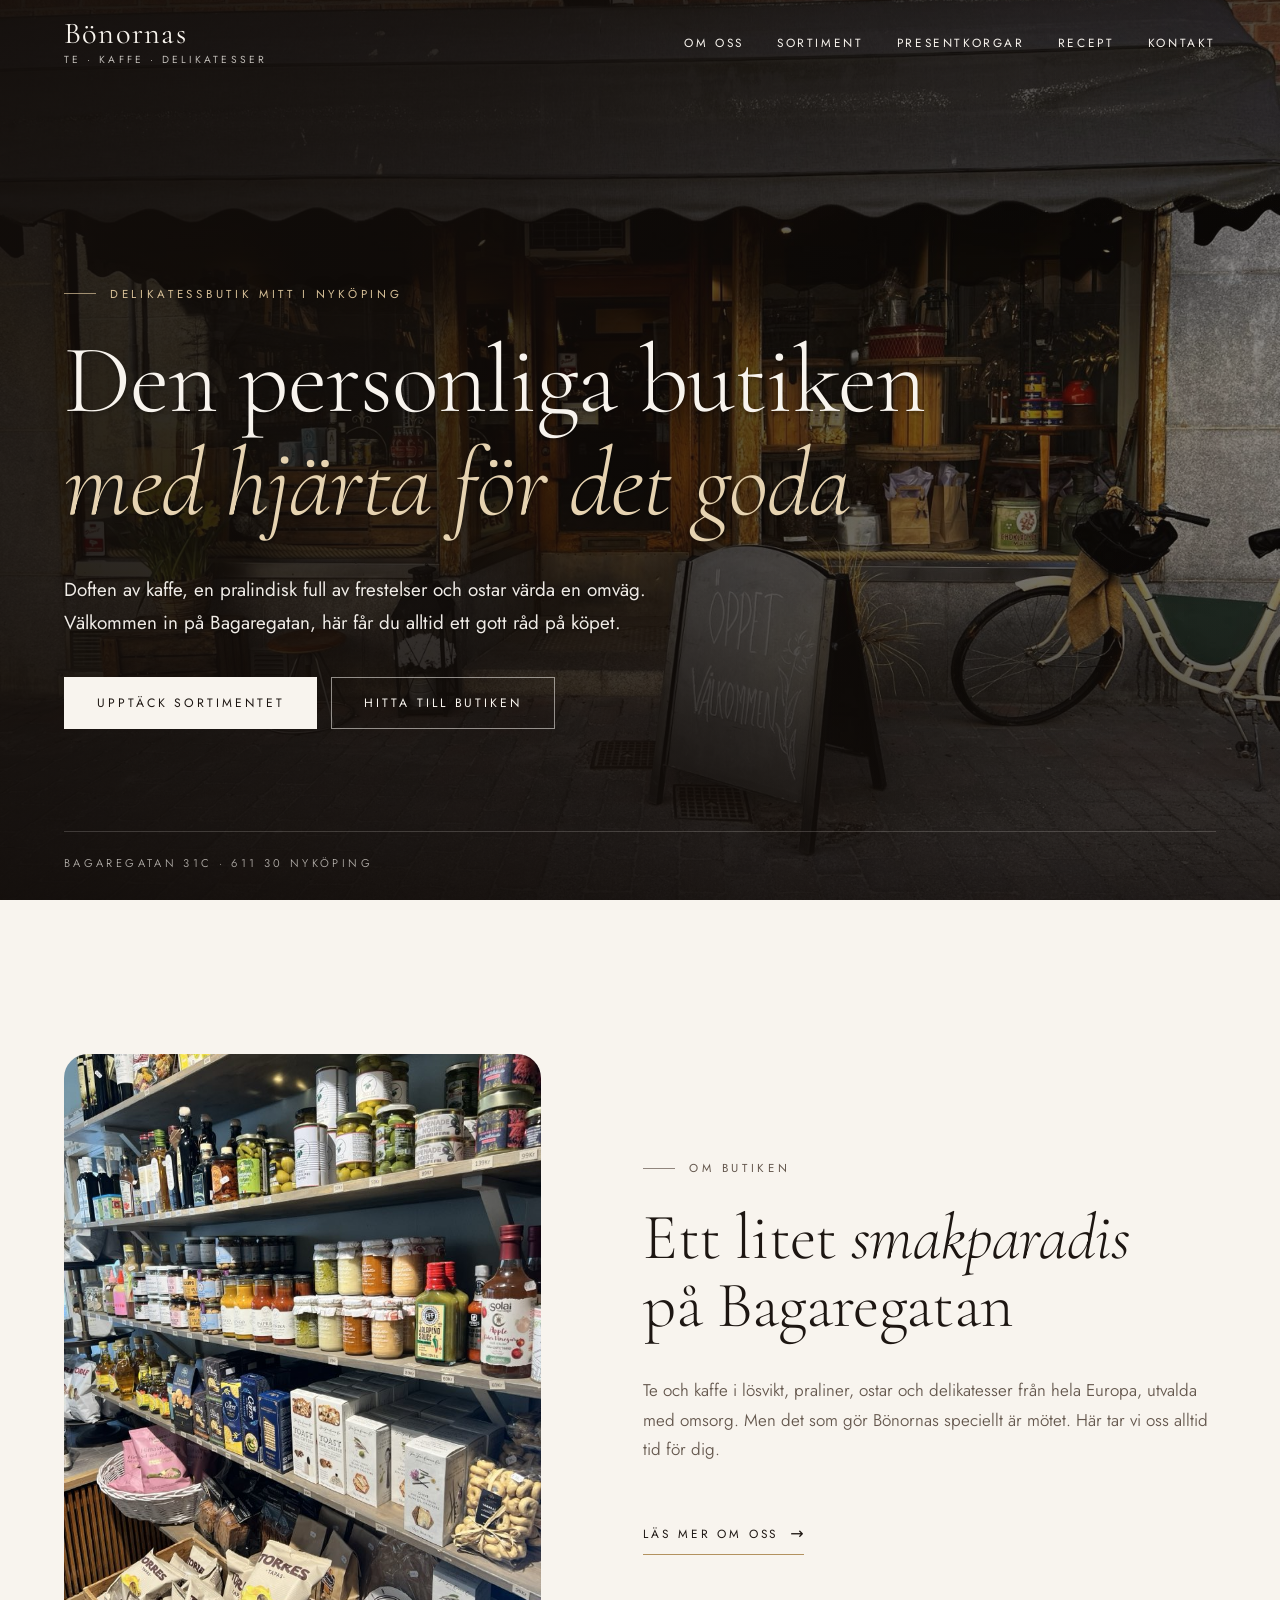
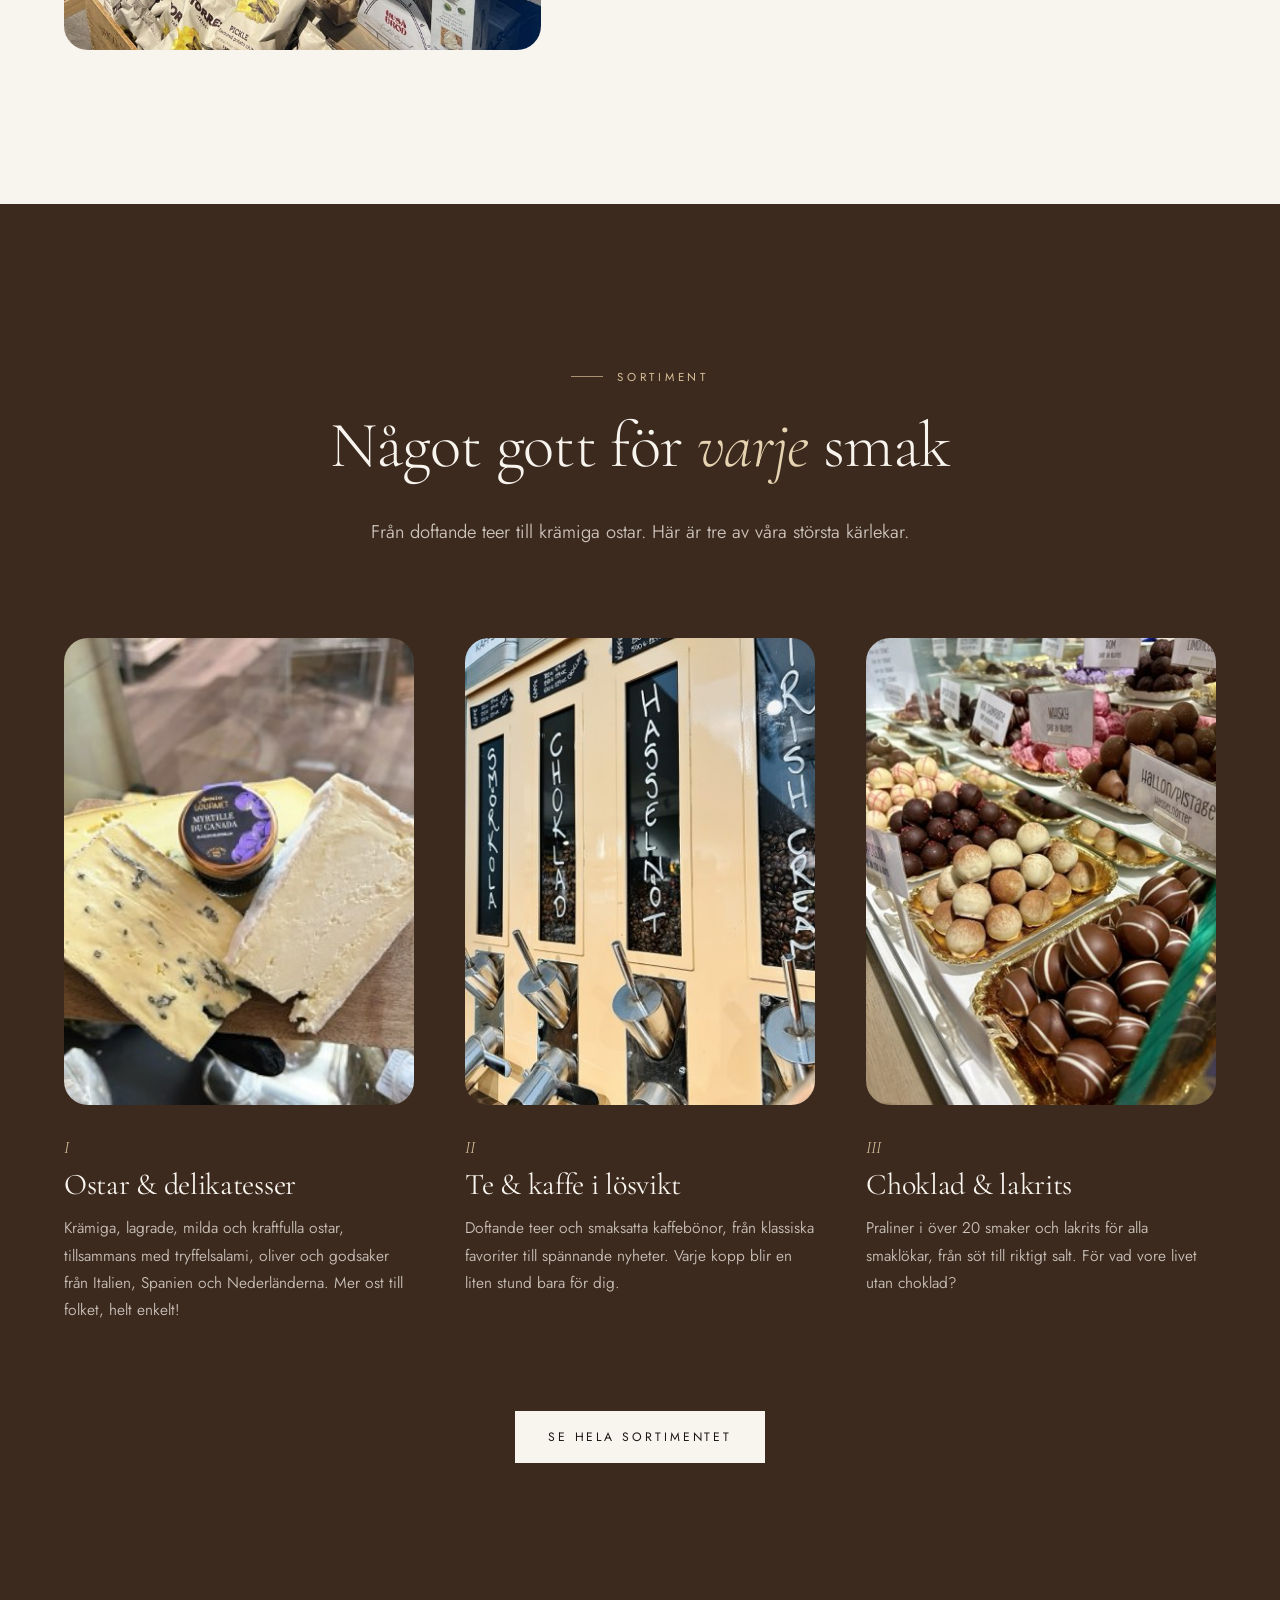
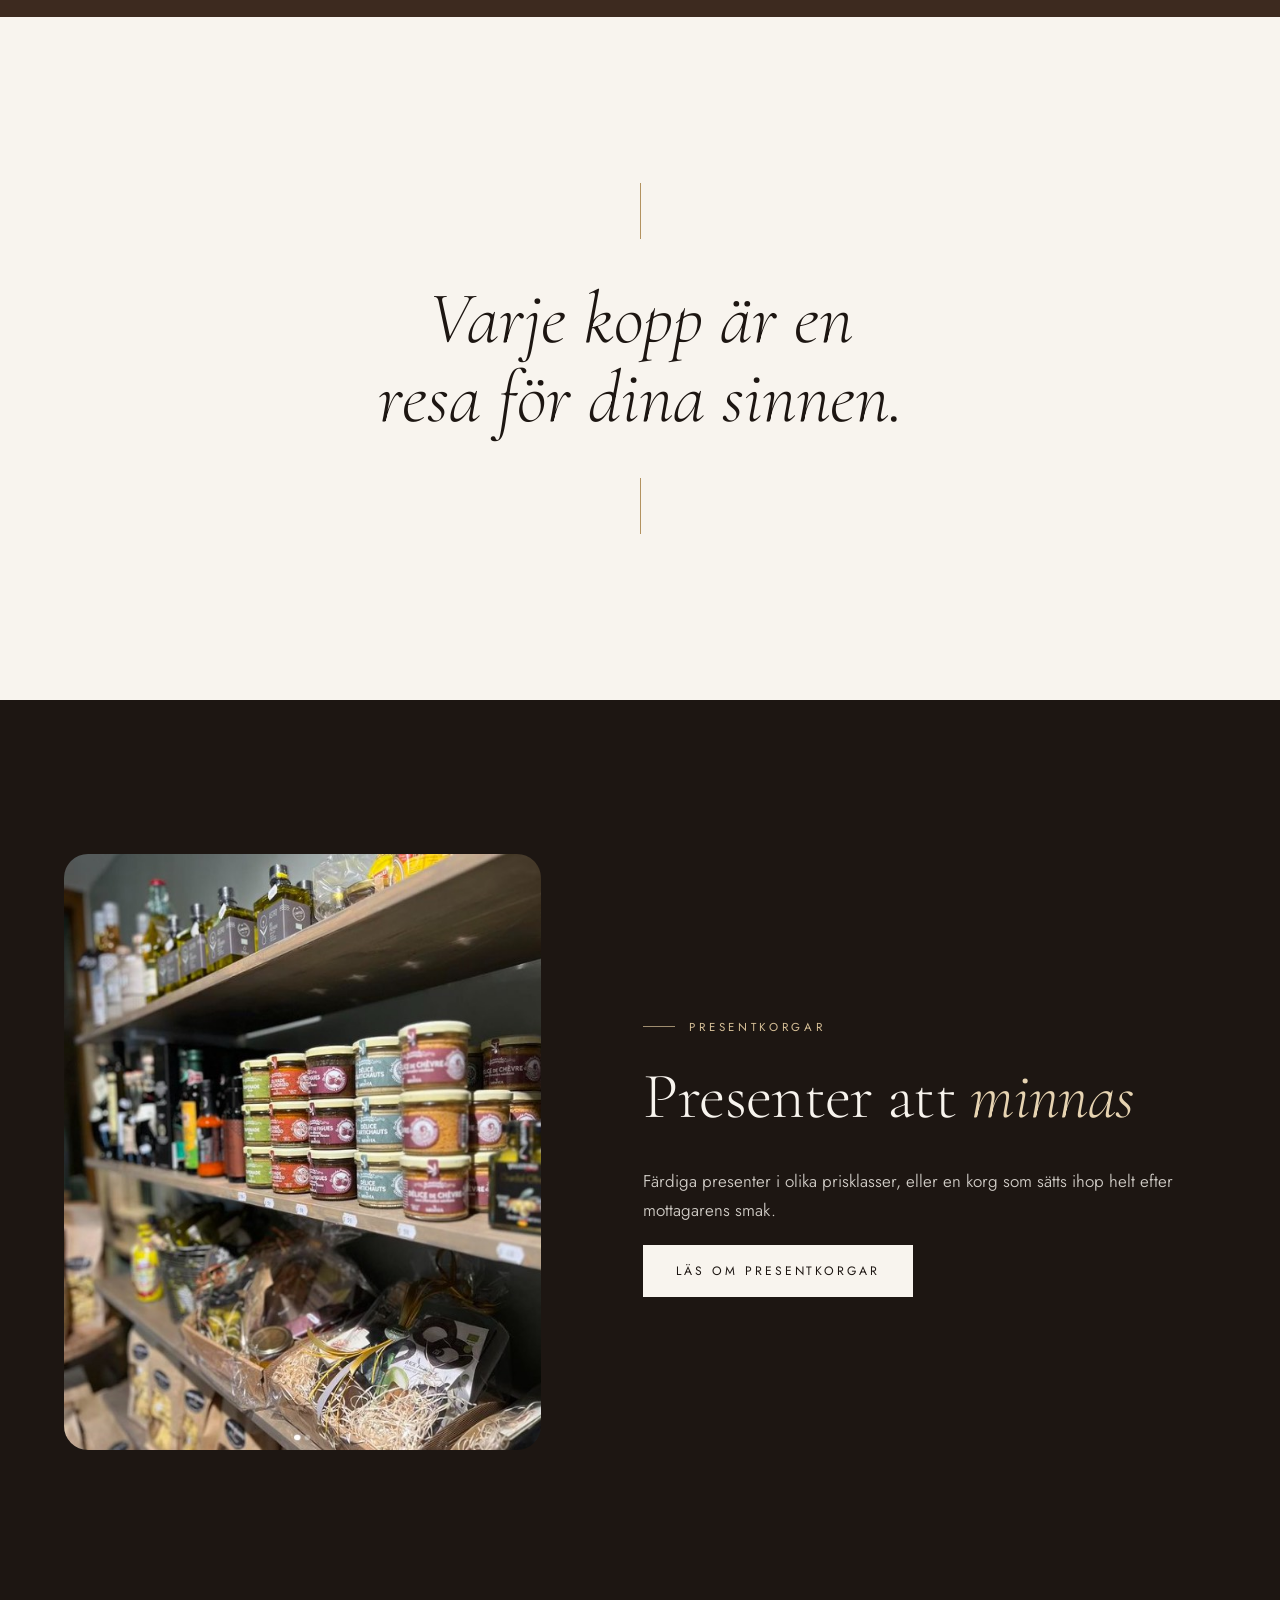
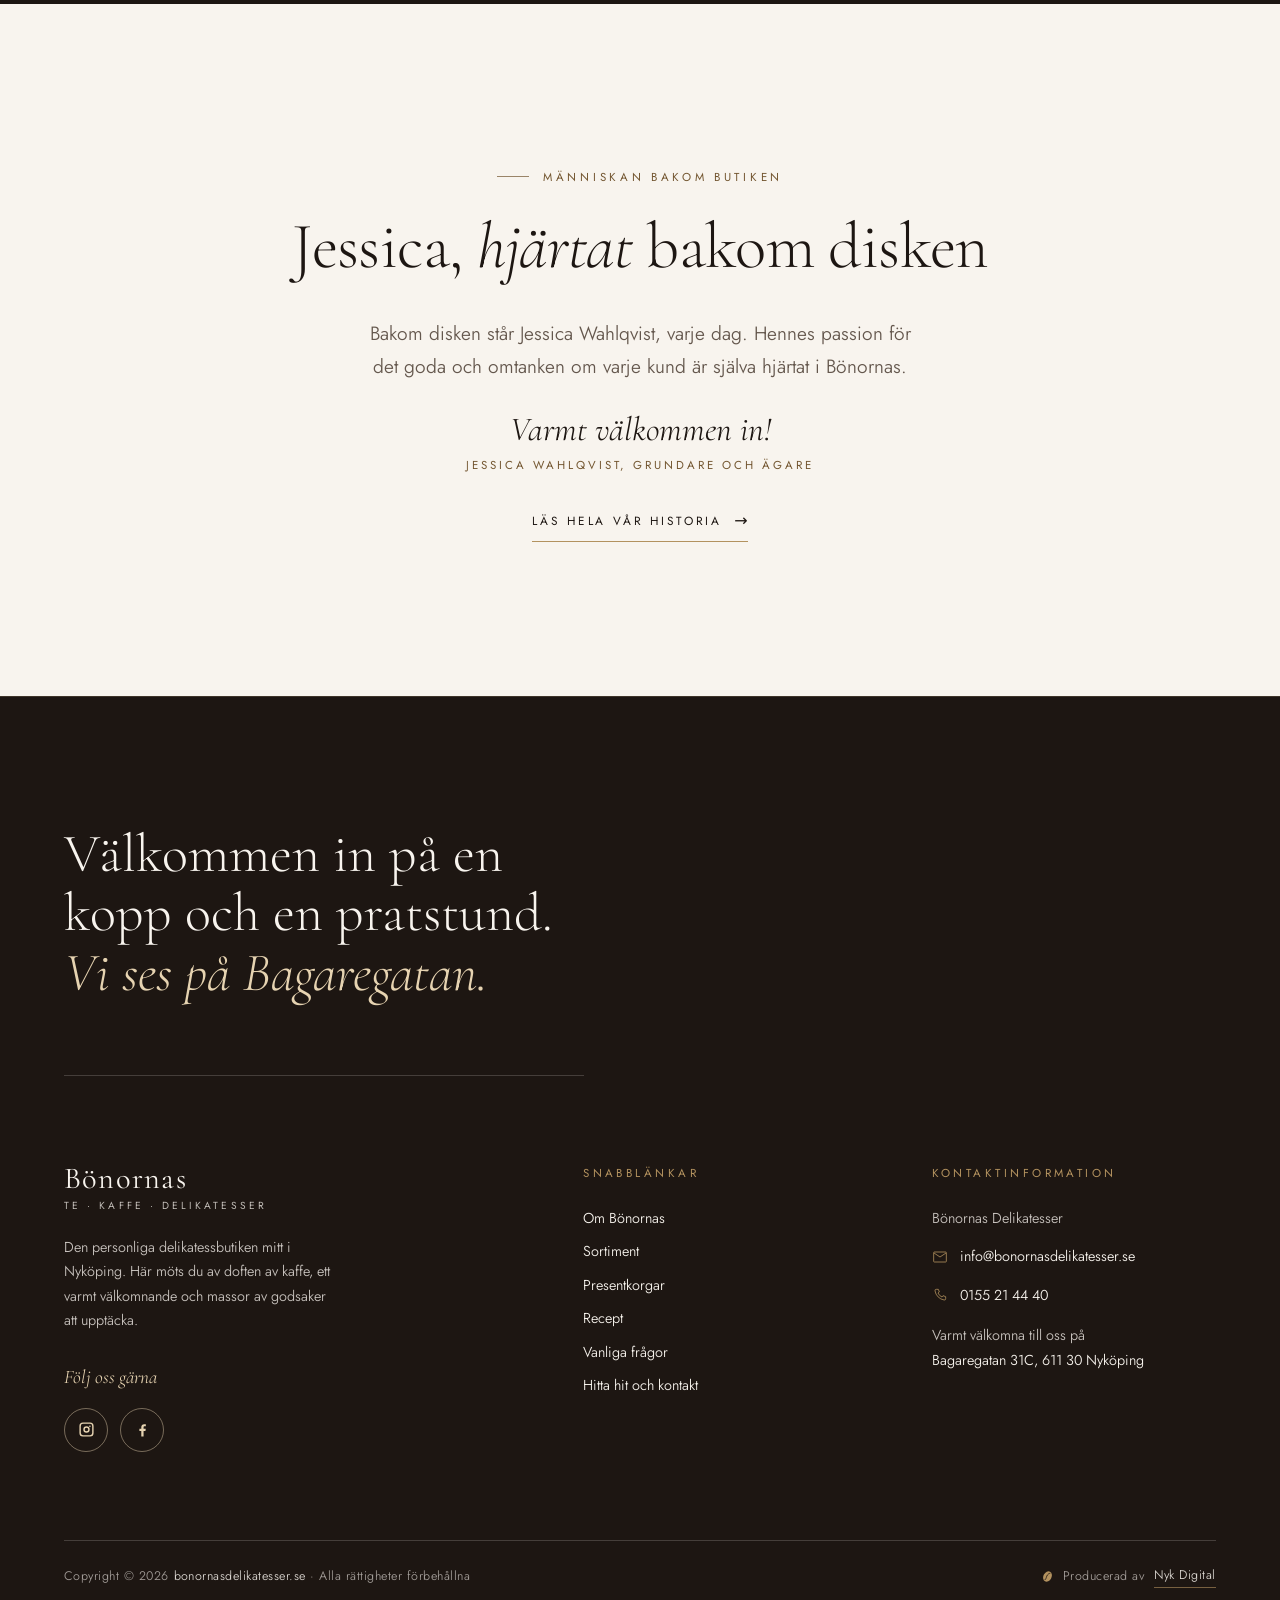
<file: index.html>
<!doctype html>
<html lang="sv">
<head>
  <meta charset="utf-8">
  <meta name="viewport" content="width=device-width, initial-scale=1, viewport-fit=cover">
  <title>Bönornas Delikatesser | Te, kaffe och delikatesser i Nyköping</title>
  <meta name="description" content="Personlig delikatessbutik på Bagaregatan i Nyköping. Te och kaffe i lösvikt, praliner, lakrits, ostpåsar, delikatesser och presentkorgar efter din smak och budget.">
  <link rel="canonical" href="https://bonornasdelikatesser.se/">
  <meta name="robots" content="noindex, nofollow">
  <meta name="theme-color" content="#1d1612">
  <meta name="format-detection" content="telephone=no">

  <meta property="og:type" content="website">
  <meta property="og:locale" content="sv_SE">
  <meta property="og:site_name" content="Bönornas Delikatesser">
  <meta property="og:title" content="Bönornas Delikatesser | Te, kaffe och delikatesser i Nyköping">
  <meta property="og:description" content="Personlig delikatessbutik på Bagaregatan i Nyköping. Te och kaffe i lösvikt, praliner, lakrits, ostpåsar, delikatesser och presentkorgar efter din smak och budget.">
  <meta property="og:url" content="https://bonornasdelikatesser.se/">
  <meta property="og:image" content="https://bonornasdelikatesser.se/images/og-image.jpg">
  <meta property="og:image:width" content="1200">
  <meta property="og:image:height" content="630">
  <meta property="og:image:alt" content="Butiksfasaden till Bönornas Delikatesser på Bagaregatan i Nyköping">
  <meta name="twitter:card" content="summary_large_image">

  <link rel="icon" href="favicon.svg" type="image/svg+xml">
  <link rel="icon" href="favicon-32.png" sizes="32x32" type="image/png">
  <link rel="apple-touch-icon" href="apple-touch-icon.png">
  <link rel="manifest" href="site.webmanifest">

  <link rel="preconnect" href="https://fonts.googleapis.com">
  <link rel="preconnect" href="https://fonts.gstatic.com" crossorigin>
  <link href="https://fonts.googleapis.com/css2?family=Cormorant+Garamond:ital,wght@0,300;0,400;0,500;1,300;1,400&amp;family=Jost:wght@300..500&amp;display=swap" rel="stylesheet">
  <link rel="preload" as="image" href="images/butiken-bagaregatan-nykoping-1600.jpg"
        imagesrcset="images/butiken-bagaregatan-nykoping-960.jpg 960w, images/butiken-bagaregatan-nykoping-1600.jpg 1600w"
        imagesizes="100vw">
  <link rel="stylesheet" href="css/style.css?v=32">
  <!-- Strukturerad data: lokal butik -->
  <script type="application/ld+json">
  {
    "@context": "https://schema.org",
    "@type": "Store",
    "@id": "https://bonornasdelikatesser.se/#butik",
    "name": "Bönornas Delikatesser",
    "alternateName": "BÖNORNAS Te Kaffe & Delikatesser",
    "slogan": "Den personliga butiken",
    "founder": {"@type": "Person", "name": "Jessica Wahlqvist"},
    "description": "Personlig delikatessbutik i Nyköping med te och kaffe i lösvikt, choklad, lakrits, ostar och presentkorgar.",
    "url": "https://bonornasdelikatesser.se/",
    "image": [
      "https://bonornasdelikatesser.se/images/butiken-bagaregatan-nykoping-1600.jpg",
      "https://bonornasdelikatesser.se/images/praliner-choklad-1600.jpg",
      "https://bonornasdelikatesser.se/images/kaffe-i-losvikt-1600.jpg"
    ],
    "logo": "https://bonornasdelikatesser.se/apple-touch-icon.png",
    "telephone": "+46155214440",
    "email": "info@bonornasdelikatesser.se",
    "priceRange": "$$",
    "currenciesAccepted": "SEK",
    "address": {
      "@type": "PostalAddress",
      "streetAddress": "Bagaregatan 31C",
      "postalCode": "611 30",
      "addressLocality": "Nyköping",
      "addressRegion": "Södermanlands län",
      "addressCountry": "SE"
    },
    "areaServed": "Nyköping",
    "hasMap": "https://www.google.com/maps/search/?api=1&query=Bagaregatan+31C+611+30+Nyk%C3%B6ping",
    "sameAs": [
      "https://www.instagram.com/bonornasdelikatesser/",
      "https://www.facebook.com/bonornasdelikatesser/"
    ],
    "makesOffer": [
      {"@type": "Offer", "itemOffered": {"@type": "Product", "name": "Te i lösvikt"}},
      {"@type": "Offer", "itemOffered": {"@type": "Product", "name": "Kaffe i lösvikt"}},
      {"@type": "Offer", "itemOffered": {"@type": "Product", "name": "Choklad och praliner"}},
      {"@type": "Offer", "itemOffered": {"@type": "Product", "name": "Lakrits"}},
      {"@type": "Offer", "itemOffered": {"@type": "Product", "name": "Presentkorgar med ost och delikatesser"}},
      {"@type": "Offer", "itemOffered": {"@type": "Product", "name": "Ostpåsar"}}
    ]
  }
  </script>
</head>
<body>
  <a class="skip-link" href="#main">Hoppa till innehållet</a>

  <header class="site-header" id="top">
    <div class="container header-inner">
      <a class="brand" href="./" aria-label="Till startsidan för Bönornas Delikatesser">
        <span class="brand-name">Bönornas</span>
        <span class="brand-sub">Te · Kaffe · Delikatesser</span>
      </a>

      <nav class="site-nav" id="site-nav" aria-label="Huvudmeny">
        <ul>
          <li><a href="om-oss.html">Om oss</a></li>
          <li><a href="sortiment.html">Sortiment</a></li>
          <li><a href="presentkorgar.html">Presentkorgar</a></li>
          <li><a href="recept.html">Recept</a></li>
          <li><a href="kontakt.html">Kontakt</a></li>
        </ul>
      </nav>

      <button class="nav-toggle" aria-expanded="false" aria-controls="site-nav">
        <span class="nav-toggle-lines" aria-hidden="true"></span><span class="visually-hidden">Meny</span>
      </button>
    </div>
  </header>

  <main id="main">
    <!-- HERO -->
    <section class="hero" aria-labelledby="hero-title">
      <div class="hero-media">
        <img src="images/butiken-bagaregatan-nykoping-1600.jpg"
             srcset="images/butiken-bagaregatan-nykoping-960.jpg 960w, images/butiken-bagaregatan-nykoping-1600.jpg 1600w"
             sizes="100vw" width="1600" height="1200" fetchpriority="high"
             alt="Butiksfasaden till Bönornas Delikatesser på Bagaregatan i Nyköping med markis och skyltfönster">
      </div>
      <div class="container hero-content">
        <p class="label label-light">Delikatessbutik mitt i Nyköping</p>
        <h1 id="hero-title">Den personliga butiken<br><em>med hjärta för det goda</em></h1>
        <p class="hero-lead">Doften av kaffe, en pralindisk full av frestelser och ostar värda en omväg.<br class="br-desktop"> Välkommen in på Bagaregatan, här får du alltid ett gott råd på köpet.</p>
        <div class="hero-actions">
          <a class="btn btn-light" href="sortiment.html">Upptäck sortimentet</a>
          <a class="btn btn-outline-light" href="kontakt.html#hitta-hit">Hitta till butiken</a>
        </div>
      </div>
      <p class="hero-address container">Bagaregatan 31C · 611 30 Nyköping</p>
    </section>

    <!-- OM, KORT -->
    <section class="section intro" aria-labelledby="om-title">
      <div class="container intro-grid">
        <figure class="intro-media">
          <img src="images/delikatesser-hylla-960.jpg"
               srcset="images/delikatesser-hylla-480.jpg 480w, images/delikatesser-hylla-960.jpg 960w, images/delikatesser-hylla-1600.jpg 1600w"
               sizes="(min-width: 960px) 42vw, 100vw" width="1200" height="1600" loading="lazy" decoding="async"
               alt="Välfyllda hyllor i butiken med inlagda grönsaker, oljor, kex och pasta">
        </figure>
        <div class="intro-copy">
          <p class="label">Om butiken</p>
          <h2 id="om-title">Ett litet <em>smakparadis</em> på Bagaregatan</h2>
          <p>Te och kaffe i lösvikt, praliner, ostar och delikatesser från hela Europa, utvalda med omsorg. Men det som gör Bönornas speciellt är mötet. Här tar vi oss alltid tid för dig.</p>
          <a class="text-link" href="om-oss.html">Läs mer om oss</a>
        </div>
      </div>

    </section>

    <!-- SORTIMENT -->
    <section class="section collection" aria-labelledby="sortiment-title">
      <div class="container">
        <header class="section-head">
          <p class="label">Sortiment</p>
          <h2 id="sortiment-title">Något gott för <em>varje</em> smak</h2>
          <p>Från doftande teer till krämiga ostar. Här är tre av våra största kärlekar.</p>
        </header>

        <div class="collection-grid">
          <article class="item">
            <div class="item-media">
              <img src="images/ostar-delikatesser-960.jpg"
                   srcset="images/ostar-delikatesser-480.jpg 480w, images/ostar-delikatesser-960.jpg 960w"
                   sizes="(min-width: 900px) 30vw, 100vw" width="960" height="720" loading="lazy" decoding="async"
                   alt="Ostbricka med blåmögelost, vitmögelost och en burk blåbärsmarmelad">
            </div>
            <p class="item-index">I</p>
            <h3><a href="sortiment.html#ost">Ostar &amp; delikatesser</a></h3>
            <p>Krämiga, lagrade, milda och kraftfulla ostar, tillsammans med tryffelsalami, oliver och godsaker från Italien, Spanien och Nederländerna. Mer ost till folket, helt enkelt!</p>
          </article>

          <article class="item">
            <div class="item-media">
              <img src="images/kaffe-i-losvikt-960.jpg"
                   srcset="images/kaffe-i-losvikt-480.jpg 480w, images/kaffe-i-losvikt-960.jpg 960w"
                   sizes="(min-width: 900px) 30vw, 100vw" width="960" height="1280" loading="lazy" decoding="async"
                   alt="Smaksatta kaffebönor i lösvikt i kaffeautomater">
            </div>
            <p class="item-index">II</p>
            <h3><a href="sortiment.html#te-kaffe">Te &amp; kaffe i lösvikt</a></h3>
            <p>Doftande teer och smaksatta kaffebönor, från klassiska favoriter till spännande nyheter. Varje kopp blir en liten stund bara för dig.</p>
          </article>

          <article class="item">
            <div class="item-media">
              <img src="images/praliner-choklad-960.jpg"
                   srcset="images/praliner-choklad-480.jpg 480w, images/praliner-choklad-960.jpg 960w"
                   sizes="(min-width: 900px) 30vw, 100vw" width="960" height="1280" loading="lazy" decoding="async"
                   alt="Disk med handgjorda praliner i smaker som whisky samt hallon och pistage">
            </div>
            <p class="item-index">III</p>
            <h3><a href="sortiment.html#choklad">Choklad &amp; lakrits</a></h3>
            <p>Praliner i över 20 smaker och lakrits för alla smaklökar, från söt till riktigt salt. För vad vore livet utan choklad?</p>
          </article>
        </div>

        <div class="section-actions">
          <a class="btn btn-light" href="sortiment.html">Se hela sortimentet</a>
        </div>
      </div>
    </section>

    <!-- CITAT -->
    <section class="statement" aria-label="Vår filosofi">
      <div class="container">
        <blockquote>
          <p>Varje kopp är en resa för dina sinnen.</p>
        </blockquote>
      </div>
    </section>

    <!-- PRESENTKORGAR, KORT -->
    <section class="section gifts" aria-labelledby="gifts-title">
      <div class="container gifts-grid">
        <figure class="gifts-media">
          <img src="images/presentkorgar-delikatesser-600.jpg"
               srcset="images/presentkorgar-delikatesser-390.jpg 389w, images/presentkorgar-delikatesser-600.jpg 597w"
               sizes="(min-width: 960px) 40vw, 100vw" width="597" height="737" loading="lazy" decoding="async"
               alt="Hyllor med franska tapenader, olivoljor och inslagna presentkorgar">
        </figure>
        <div class="gifts-copy">
          <p class="label label-light">Presentkorgar</p>
          <h2 id="gifts-title">Presenter att <em>minnas</em></h2>
          <p>Färdiga presenter i olika prisklasser, eller en korg som sätts ihop helt efter mottagarens smak.</p>
          <div class="hero-actions">
            <a class="btn btn-light" href="presentkorgar.html">Läs om presentkorgar</a>
          </div>
        </div>
      </div>
    </section>

    <!-- JESSICA, KORT -->
    <section class="section story-teaser" aria-labelledby="jessica-title">
      <div class="container story-teaser-inner">
        <p class="label">Människan bakom butiken</p>
        <h2 id="jessica-title">Jessica, <em>hjärtat</em> bakom disken</h2>
        <p>Bakom disken står Jessica Wahlqvist, varje dag. Hennes passion för det goda och omtanken om varje kund är själva hjärtat i Bönornas.</p>
        <p class="story-sign">Varmt välkommen in!<span>Jessica Wahlqvist, grundare och ägare</span></p>
        <a class="text-link" href="om-oss.html">Läs hela vår historia</a>
      </div>
    </section>


  </main>

  <footer class="site-footer">
    <div class="container">
      <p class="footer-welcome">Välkommen in på en kopp och en pratstund. <em>Vi ses på Bagaregatan.</em></p>

      <div class="footer-grid">
        <div class="footer-intro">
          <a class="footer-logo" href="./" aria-label="Till startsidan för Bönornas Delikatesser">
            <span class="brand-name">Bönornas</span>
            <span class="brand-sub">Te · Kaffe · Delikatesser</span>
          </a>
          <p>Den personliga delikatessbutiken mitt i Nyköping. Här möts du av doften av kaffe, ett varmt välkomnande och massor av godsaker att upptäcka.</p>
          <p class="footer-follow">Följ oss gärna</p>
          <ul class="footer-social">
            <li><a href="https://www.instagram.com/bonornasdelikatesser/" rel="noopener" target="_blank" aria-label="Instagram"><svg viewBox="0 0 24 24" width="17" height="17" aria-hidden="true" focusable="false"><path d="M7 2h10a5 5 0 0 1 5 5v10a5 5 0 0 1-5 5H7a5 5 0 0 1-5-5V7a5 5 0 0 1 5-5Zm0 2a3 3 0 0 0-3 3v10a3 3 0 0 0 3 3h10a3 3 0 0 0 3-3V7a3 3 0 0 0-3-3H7Zm5 3.5A4.5 4.5 0 1 1 7.5 12 4.5 4.5 0 0 1 12 7.5Zm0 2A2.5 2.5 0 1 0 14.5 12 2.5 2.5 0 0 0 12 9.5Zm4.8-3.3a1.1 1.1 0 1 1-1.1 1.1 1.1 1.1 0 0 1 1.1-1.1Z" fill="currentColor"/></svg></a></li>
            <li><a href="https://www.facebook.com/bonornasdelikatesser/" rel="noopener" target="_blank" aria-label="Facebook"><svg viewBox="0 0 24 24" width="17" height="17" aria-hidden="true" focusable="false"><path d="M13.5 22v-8h2.7l.4-3.1h-3.1V8.9c0-.9.25-1.5 1.55-1.5h1.65V4.6A22 22 0 0 0 14.3 4.5c-2.4 0-4 1.45-4 4.1v2.3H7.6V14h2.7v8Z" fill="currentColor"/></svg></a></li>
          </ul>
        </div>

        <nav class="footer-col" aria-label="Snabblänkar">
          <p class="footer-label">Snabblänkar</p>
          <ul>
            <li><a href="om-oss.html">Om Bönornas</a></li>
            <li><a href="sortiment.html">Sortiment</a></li>
            <li><a href="presentkorgar.html">Presentkorgar</a></li>
            <li><a href="recept.html">Recept</a></li>
            <li><a href="kontakt.html#faq">Vanliga frågor</a></li>
            <li><a href="kontakt.html">Hitta hit och kontakt</a></li>
          </ul>
        </nav>

        <div class="footer-col">
          <p class="footer-label">Kontaktinformation</p>
          <ul>
            <li>Bönornas Delikatesser</li>
            <li class="footer-row"><svg viewBox="0 0 24 24" width="16" height="16" aria-hidden="true" fill="none" stroke="currentColor" stroke-width="1.2"><rect x="2.5" y="4.5" width="19" height="15" rx="1"/><path d="m3 6 9 6 9-6"/></svg><a href="mailto:info@bonornasdelikatesser.se">info@bonornasdelikatesser.se</a></li>
            <li class="footer-row"><svg viewBox="0 0 24 24" width="16" height="16" aria-hidden="true" fill="none" stroke="currentColor" stroke-width="1.2"><path d="M6.5 3.5h3l1.5 4-2 1.5a12 12 0 0 0 6 6l1.5-2 4 1.5v3a2 2 0 0 1-2.2 2A16.5 16.5 0 0 1 4.5 5.7a2 2 0 0 1 2-2.2Z"/></svg><a href="tel:+46155214440">0155&nbsp;21&nbsp;44&nbsp;40</a></li>
            <li class="footer-address">Varmt välkomna till oss på<br><a href="https://www.google.com/maps/search/?api=1&amp;query=Bagaregatan+31C+611+30+Nyk%C3%B6ping" rel="noopener" target="_blank">Bagaregatan&nbsp;31C, 611&nbsp;30 Nyköping</a></li>
          </ul>
        </div>
      </div>

      <div class="footer-bottom">
        <p>Copyright © <span id="year">2026</span> <a href="./">bonornasdelikatesser.se</a> · Alla rättigheter förbehållna</p>
        <p class="footer-credit"><svg class="footer-bean" viewBox="0 0 48 48" aria-hidden="true"><ellipse cx="24" cy="24" rx="15" ry="20" transform="rotate(28 24 24)" fill="currentColor"/><path d="M15 36c6-5 4-12 9-18s9-6 9-6" fill="none" stroke="var(--ink)" stroke-width="3" stroke-linecap="round"/></svg>Producerad av <a href="https://nykdigital.se" rel="noopener" target="_blank">Nyk Digital</a></p>
      </div>
    </div>
  </footer>

  <script src="js/main.js?v=32" defer></script>
</body>
</html>
</file>
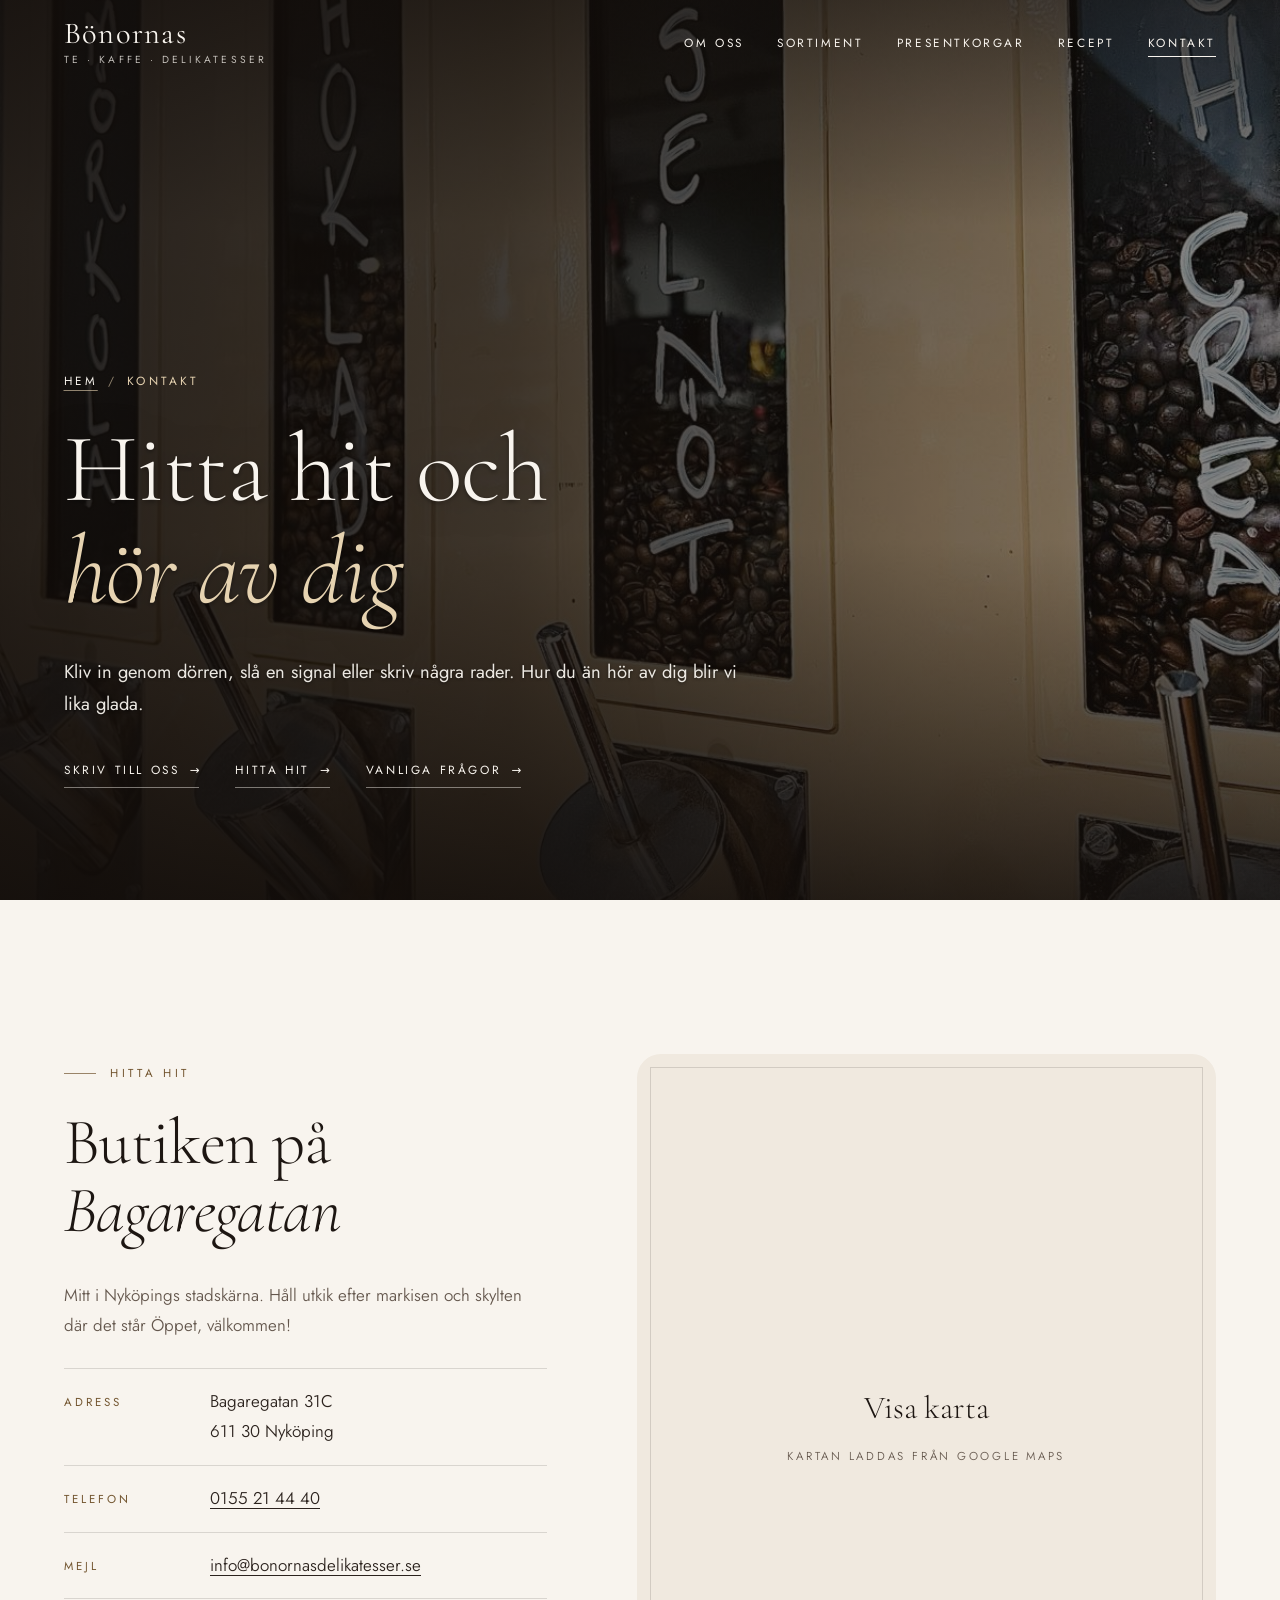
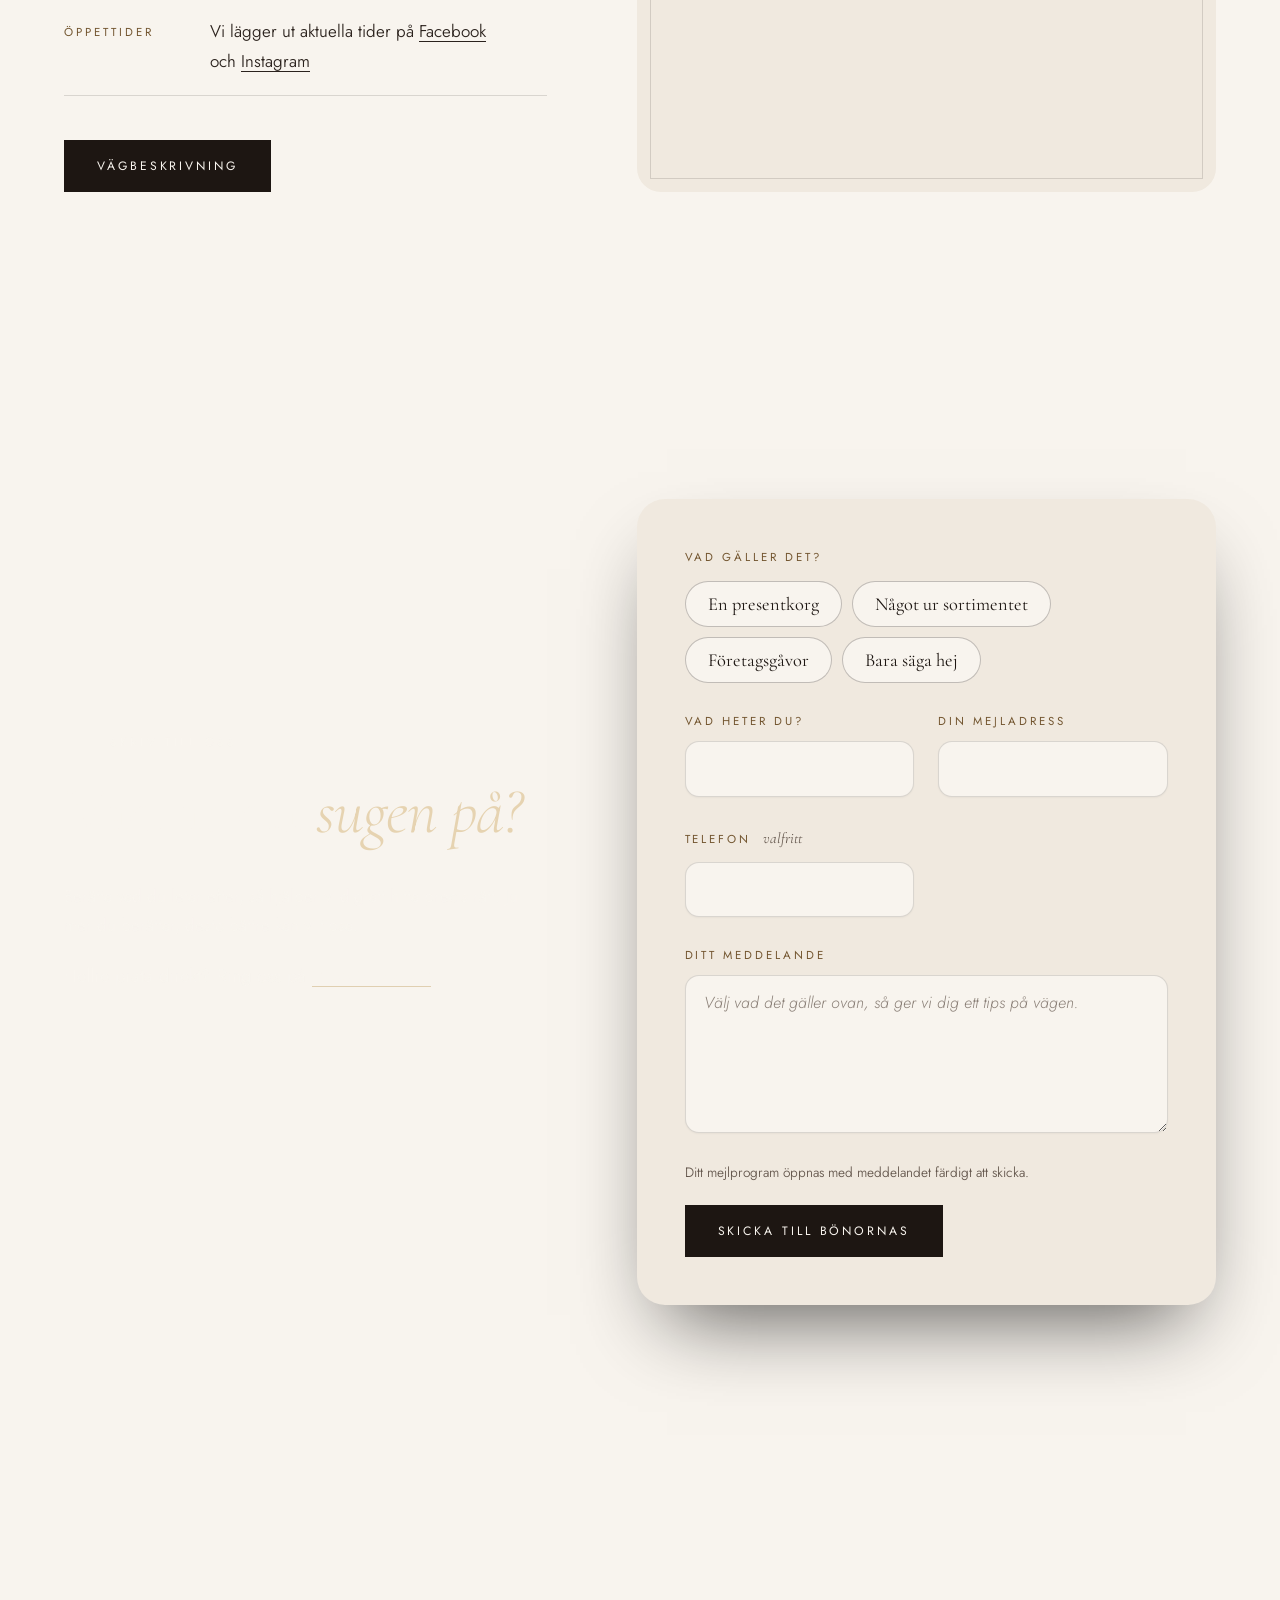
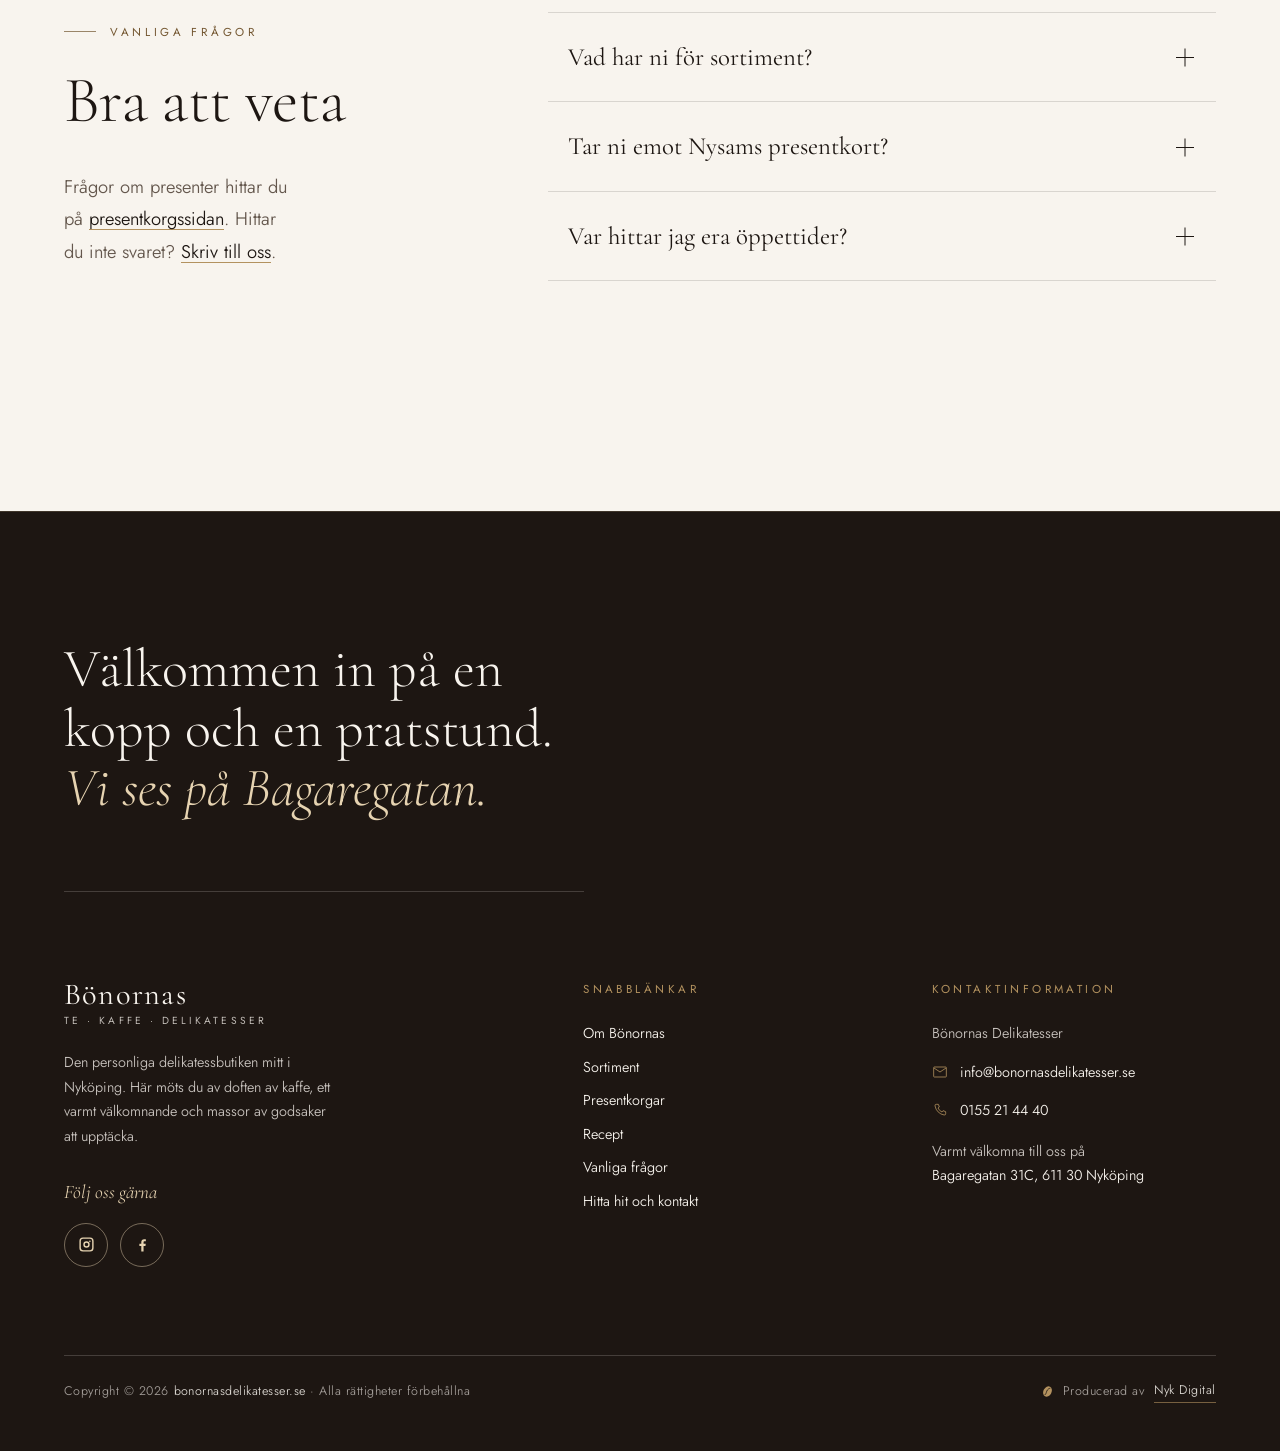
<file: kontakt.html>
<!doctype html>
<html lang="sv">
<head>
  <meta charset="utf-8">
  <meta name="viewport" content="width=device-width, initial-scale=1, viewport-fit=cover">
  <title>Kontakt och hitta hit | Bönornas Delikatesser i Nyköping</title>
  <meta name="description" content="Besök Bönornas Delikatesser på Bagaregatan 31C i Nyköping. Ring 0155 21 44 40, mejla info@bonornasdelikatesser.se eller skicka ett meddelande.">
  <link rel="canonical" href="https://bonornasdelikatesser.se/kontakt.html">
  <meta name="robots" content="noindex, nofollow">
  <meta name="theme-color" content="#1d1612">
  <meta name="format-detection" content="telephone=no">

  <meta property="og:type" content="website">
  <meta property="og:locale" content="sv_SE">
  <meta property="og:site_name" content="Bönornas Delikatesser">
  <meta property="og:title" content="Kontakt och hitta hit | Bönornas Delikatesser i Nyköping">
  <meta property="og:description" content="Besök Bönornas Delikatesser på Bagaregatan 31C i Nyköping. Ring 0155 21 44 40, mejla info@bonornasdelikatesser.se eller skicka ett meddelande.">
  <meta property="og:url" content="https://bonornasdelikatesser.se/kontakt.html">
  <meta property="og:image" content="https://bonornasdelikatesser.se/images/og-image.jpg">
  <meta property="og:image:width" content="1200">
  <meta property="og:image:height" content="630">
  <meta property="og:image:alt" content="Butiksfasaden till Bönornas Delikatesser på Bagaregatan i Nyköping">
  <meta name="twitter:card" content="summary_large_image">

  <link rel="icon" href="favicon.svg" type="image/svg+xml">
  <link rel="icon" href="favicon-32.png" sizes="32x32" type="image/png">
  <link rel="apple-touch-icon" href="apple-touch-icon.png">
  <link rel="manifest" href="site.webmanifest">

  <link rel="preconnect" href="https://fonts.googleapis.com">
  <link rel="preconnect" href="https://fonts.gstatic.com" crossorigin>
  <link href="https://fonts.googleapis.com/css2?family=Cormorant+Garamond:ital,wght@0,300;0,400;0,500;1,300;1,400&amp;family=Jost:wght@300..500&amp;display=swap" rel="stylesheet">
  <link rel="stylesheet" href="css/style.css?v=32">
  <script type="application/ld+json">
{
  "@context": "https://schema.org",
  "@type": "BreadcrumbList",
  "itemListElement": [
    {
      "@type": "ListItem",
      "position": 1,
      "name": "Startsida",
      "item": "https://bonornasdelikatesser.se/"
    },
    {
      "@type": "ListItem",
      "position": 2,
      "name": "Kontakt",
      "item": "https://bonornasdelikatesser.se/kontakt.html"
    }
  ]
}
  </script>
  <script type="application/ld+json">
{
  "@context": "https://schema.org",
  "@type": "FAQPage",
  "mainEntity": [
    {
      "@type": "Question",
      "name": "Vad har ni för sortiment?",
      "acceptedAnswer": {
        "@type": "Answer",
        "text": "Te och kaffe i lösvikt, praliner, choklad, lakrits, ostar och delikatesser från hela Europa. Vi sätter också ihop presentkorgar."
      }
    },
    {
      "@type": "Question",
      "name": "Tar ni emot Nysams presentkort?",
      "acceptedAnswer": {
        "@type": "Answer",
        "text": "Ja, det gör vi. Välkommen in och unna dig något gott!"
      }
    },
    {
      "@type": "Question",
      "name": "Var hittar jag era öppettider?",
      "acceptedAnswer": {
        "@type": "Answer",
        "text": "Vi lägger ut aktuella öppettider på Facebook och Instagram. Du är också välkommen att ringa oss på 0155 21 44 40."
      }
    }
  ]
}
  </script>
</head>
<body class="page-sub">
  <a class="skip-link" href="#main">Hoppa till innehållet</a>

  <header class="site-header" id="top">
    <div class="container header-inner">
      <a class="brand" href="./" aria-label="Till startsidan för Bönornas Delikatesser">
        <span class="brand-name">Bönornas</span>
        <span class="brand-sub">Te · Kaffe · Delikatesser</span>
      </a>

      <nav class="site-nav" id="site-nav" aria-label="Huvudmeny">
        <ul>
          <li><a href="om-oss.html">Om oss</a></li>
          <li><a href="sortiment.html">Sortiment</a></li>
          <li><a href="presentkorgar.html">Presentkorgar</a></li>
          <li><a href="recept.html">Recept</a></li>
          <li><a href="kontakt.html" class="is-active" aria-current="page">Kontakt</a></li>
        </ul>
      </nav>

      <button class="nav-toggle" aria-expanded="false" aria-controls="site-nav">
        <span class="nav-toggle-lines" aria-hidden="true"></span><span class="visually-hidden">Meny</span>
      </button>
    </div>
  </header>

  <main id="main">
    <section class="page-hero page-hero-photo" aria-labelledby="page-title">
      <div class="hero-media">
        <img src="images/kaffe-i-losvikt-1600.jpg" srcset="images/kaffe-i-losvikt-960.jpg 960w, images/kaffe-i-losvikt-1600.jpg 1600w" sizes="100vw" width="1600" height="1200" alt="" fetchpriority="high">
      </div>
      <div class="container page-hero-content">
        <nav class="breadcrumb" aria-label="Du är här"><a href="./">Hem</a><span aria-hidden="true">/</span><span aria-current="page">Kontakt</span></nav>
        <h1 id="page-title">Hitta hit och <em>hör av dig</em></h1>
        <p class="page-lead">Kliv in genom dörren, slå en signal eller skriv några rader. Hur du än hör av dig blir vi lika glada.</p>
        <nav class="page-toc" aria-label="Innehåll på sidan">
          <a href="#kontakt">Skriv till oss</a>
          <a href="#hitta-hit">Hitta hit</a>
          <a href="#faq">Vanliga frågor</a>
        </nav>
      </div>
    </section>
    <!-- BESÖK -->
    <section class="section visit" id="hitta-hit" aria-labelledby="besok-title">
      <div class="container visit-grid">
        <div class="visit-copy">
          <p class="label">Hitta hit</p>
          <h2 id="besok-title">Butiken på <em>Bagaregatan</em></h2>
          <p class="visit-intro">Mitt i Nyköpings stadskärna. Håll utkik efter markisen och skylten där det står Öppet, välkommen!</p>
          <address>
            <dl class="info-list">
              <div><dt>Adress</dt><dd>Bagaregatan 31C<br>611 30 Nyköping</dd></div>
              <div><dt>Telefon</dt><dd><a href="tel:+46155214440">0155 21 44 40</a></dd></div>
              <div><dt>Mejl</dt><dd><a href="mailto:info@bonornasdelikatesser.se">info@bonornasdelikatesser.se</a></dd></div>
              <div><dt>Öppettider</dt><dd>Vi lägger ut aktuella tider på <a href="https://www.facebook.com/bonornasdelikatesser/" rel="noopener" target="_blank">Facebook</a> och <a href="https://www.instagram.com/bonornasdelikatesser/" rel="noopener" target="_blank">Instagram</a></dd></div>
            </dl>
          </address>
          <a class="btn" href="https://www.google.com/maps/dir/?api=1&amp;destination=Bagaregatan+31C+611+30+Nyk%C3%B6ping" rel="noopener" target="_blank">Vägbeskrivning</a>
        </div>
        <div class="map" id="map">
          <button class="map-consent" type="button" data-src="https://maps.google.com/maps?q=Bagaregatan%2031C%2C%20611%2030%20Nyk%C3%B6ping&amp;z=16&amp;output=embed">
            <span class="map-title">Visa karta</span>
            <span class="map-sub">Kartan laddas från Google Maps</span>
          </button>
        </div>
      </div>
    </section>

    <!-- KONTAKT -->
    <section class="section contact photo-section" id="kontakt" aria-labelledby="kontakt-title">
      <div class="section-bg" aria-hidden="true">
        <img src="images/praliner-choklad-1600.jpg" srcset="images/praliner-choklad-960.jpg 960w, images/praliner-choklad-1600.jpg 1600w" sizes="100vw" alt="" loading="lazy" decoding="async">
      </div>
      <div class="container contact-grid">
        <header class="section-head section-head-left">
          <p class="label label-light">Skriv till oss</p>
          <h2 id="kontakt-title">Vad är du <em>sugen på?</em></h2>
          <p>Berätta vad du letar efter, så hjälper vi dig att hitta precis rätt. Ju mer du berättar, desto bättre kan vi tipsa.</p>
          <p class="contact-alt">Hellre prata direkt? Ring oss på <a href="tel:+46155214440">0155 21 44 40</a>.</p>
        </header>

        <form class="contact-form" id="contact-form" action="mailto:info@bonornasdelikatesser.se" method="post" enctype="text/plain" novalidate>
          <fieldset class="field field-full topic">
            <legend>Vad gäller det?</legend>
            <div class="topic-list">
              <label class="topic-option"><input type="radio" name="amne" value="En presentkorg" data-hint="Vem är presenten till, vad tycker hen om och ungefär vad vill du lägga?" data-date="1" required><span>En presentkorg</span></label>
              <label class="topic-option"><input type="radio" name="amne" value="Något ur sortimentet" data-hint="Vad letar du efter? Ett speciellt te, en ost eller något helt annat?"><span>Något ur sortimentet</span></label>
              <label class="topic-option"><input type="radio" name="amne" value="Företagsgåvor" data-hint="Hur många gåvor behöver ni, till när och ungefär vilken budget?" data-date="1"><span>Företagsgåvor</span></label>
              <label class="topic-option"><input type="radio" name="amne" value="Bara säga hej" data-hint="Skriv vad du vill, vi blir glada!"><span>Bara säga hej</span></label>
            </div>
          </fieldset>
          <div class="field">
            <label for="f-name">Vad heter du?</label>
            <input id="f-name" name="namn" type="text" autocomplete="name" required>
          </div>
          <div class="field">
            <label for="f-email">Din mejladress</label>
            <input id="f-email" name="epost" type="email" autocomplete="email" inputmode="email" required>
          </div>
          <div class="field">
            <label for="f-phone">Telefon <span class="optional">valfritt</span></label>
            <input id="f-phone" name="telefon" type="tel" autocomplete="tel" inputmode="tel">
          </div>
          <div class="field field-date" hidden>
            <label for="f-date">Önskat datum <span class="optional">valfritt</span></label>
            <input id="f-date" name="datum" type="date">
          </div>
          <div class="field field-full">
            <label for="f-message">Ditt meddelande</label>
            <textarea id="f-message" name="meddelande" rows="5" required placeholder="Välj vad det gäller ovan, så ger vi dig ett tips på vägen."></textarea>
          </div>
          <p class="form-status field-full" role="status" aria-live="polite"></p>
          <div class="form-foot field-full">
            <p class="form-note">Ditt mejlprogram öppnas med meddelandet färdigt att skicka.</p>
            <button class="btn" type="submit">Skicka till Bönornas</button>
          </div>
        </form>
      </div>
    </section>
    <section class="section faq faq-light" id="faq" aria-labelledby="faq-title">
      <div class="container faq-grid">
        <header class="section-head section-head-left">
          <p class="label">Vanliga frågor</p>
          <h2 id="faq-title">Bra att veta</h2>
          <p>Frågor om presenter hittar du på <a href="presentkorgar.html#presentfragor">presentkorgssidan</a>. Hittar du inte svaret? <a href="#kontakt">Skriv till oss</a>.</p>
        </header>
        <div class="faq-list">
          <details>
            <summary>Vad har ni för sortiment?</summary>
            <p>Te och kaffe i lösvikt, praliner, choklad, lakrits, ostar och delikatesser från hela Europa. Vi sätter också ihop presentkorgar.</p>
          </details>
          <details>
            <summary>Tar ni emot Nysams presentkort?</summary>
            <p>Ja, det gör vi. Välkommen in och unna dig något gott!</p>
          </details>
          <details>
            <summary>Var hittar jag era öppettider?</summary>
            <p>Vi lägger ut aktuella öppettider på <a href="https://www.facebook.com/bonornasdelikatesser/" rel="noopener" target="_blank">Facebook</a> och <a href="https://www.instagram.com/bonornasdelikatesser/" rel="noopener" target="_blank">Instagram</a>. Du är också välkommen att ringa oss på <a href="tel:+46155214440">0155 21 44 40</a>.</p>
          </details>
        </div>
      </div>
    </section>

  </main>

  <footer class="site-footer">
    <div class="container">
      <p class="footer-welcome">Välkommen in på en kopp och en pratstund. <em>Vi ses på Bagaregatan.</em></p>

      <div class="footer-grid">
        <div class="footer-intro">
          <a class="footer-logo" href="./" aria-label="Till startsidan för Bönornas Delikatesser">
            <span class="brand-name">Bönornas</span>
            <span class="brand-sub">Te · Kaffe · Delikatesser</span>
          </a>
          <p>Den personliga delikatessbutiken mitt i Nyköping. Här möts du av doften av kaffe, ett varmt välkomnande och massor av godsaker att upptäcka.</p>
          <p class="footer-follow">Följ oss gärna</p>
          <ul class="footer-social">
            <li><a href="https://www.instagram.com/bonornasdelikatesser/" rel="noopener" target="_blank" aria-label="Instagram"><svg viewBox="0 0 24 24" width="17" height="17" aria-hidden="true" focusable="false"><path d="M7 2h10a5 5 0 0 1 5 5v10a5 5 0 0 1-5 5H7a5 5 0 0 1-5-5V7a5 5 0 0 1 5-5Zm0 2a3 3 0 0 0-3 3v10a3 3 0 0 0 3 3h10a3 3 0 0 0 3-3V7a3 3 0 0 0-3-3H7Zm5 3.5A4.5 4.5 0 1 1 7.5 12 4.5 4.5 0 0 1 12 7.5Zm0 2A2.5 2.5 0 1 0 14.5 12 2.5 2.5 0 0 0 12 9.5Zm4.8-3.3a1.1 1.1 0 1 1-1.1 1.1 1.1 1.1 0 0 1 1.1-1.1Z" fill="currentColor"/></svg></a></li>
            <li><a href="https://www.facebook.com/bonornasdelikatesser/" rel="noopener" target="_blank" aria-label="Facebook"><svg viewBox="0 0 24 24" width="17" height="17" aria-hidden="true" focusable="false"><path d="M13.5 22v-8h2.7l.4-3.1h-3.1V8.9c0-.9.25-1.5 1.55-1.5h1.65V4.6A22 22 0 0 0 14.3 4.5c-2.4 0-4 1.45-4 4.1v2.3H7.6V14h2.7v8Z" fill="currentColor"/></svg></a></li>
          </ul>
        </div>

        <nav class="footer-col" aria-label="Snabblänkar">
          <p class="footer-label">Snabblänkar</p>
          <ul>
            <li><a href="om-oss.html">Om Bönornas</a></li>
            <li><a href="sortiment.html">Sortiment</a></li>
            <li><a href="presentkorgar.html">Presentkorgar</a></li>
            <li><a href="recept.html">Recept</a></li>
            <li><a href="kontakt.html#faq">Vanliga frågor</a></li>
            <li><a href="kontakt.html">Hitta hit och kontakt</a></li>
          </ul>
        </nav>

        <div class="footer-col">
          <p class="footer-label">Kontaktinformation</p>
          <ul>
            <li>Bönornas Delikatesser</li>
            <li class="footer-row"><svg viewBox="0 0 24 24" width="16" height="16" aria-hidden="true" fill="none" stroke="currentColor" stroke-width="1.2"><rect x="2.5" y="4.5" width="19" height="15" rx="1"/><path d="m3 6 9 6 9-6"/></svg><a href="mailto:info@bonornasdelikatesser.se">info@bonornasdelikatesser.se</a></li>
            <li class="footer-row"><svg viewBox="0 0 24 24" width="16" height="16" aria-hidden="true" fill="none" stroke="currentColor" stroke-width="1.2"><path d="M6.5 3.5h3l1.5 4-2 1.5a12 12 0 0 0 6 6l1.5-2 4 1.5v3a2 2 0 0 1-2.2 2A16.5 16.5 0 0 1 4.5 5.7a2 2 0 0 1 2-2.2Z"/></svg><a href="tel:+46155214440">0155&nbsp;21&nbsp;44&nbsp;40</a></li>
            <li class="footer-address">Varmt välkomna till oss på<br><a href="https://www.google.com/maps/search/?api=1&amp;query=Bagaregatan+31C+611+30+Nyk%C3%B6ping" rel="noopener" target="_blank">Bagaregatan&nbsp;31C, 611&nbsp;30 Nyköping</a></li>
          </ul>
        </div>
      </div>

      <div class="footer-bottom">
        <p>Copyright © <span id="year">2026</span> <a href="./">bonornasdelikatesser.se</a> · Alla rättigheter förbehållna</p>
        <p class="footer-credit"><svg class="footer-bean" viewBox="0 0 48 48" aria-hidden="true"><ellipse cx="24" cy="24" rx="15" ry="20" transform="rotate(28 24 24)" fill="currentColor"/><path d="M15 36c6-5 4-12 9-18s9-6 9-6" fill="none" stroke="var(--ink)" stroke-width="3" stroke-linecap="round"/></svg>Producerad av <a href="https://nykdigital.se" rel="noopener" target="_blank">Nyk Digital</a></p>
      </div>
    </div>
  </footer>

  <script src="js/main.js?v=32" defer></script>
</body>
</html>
</file>
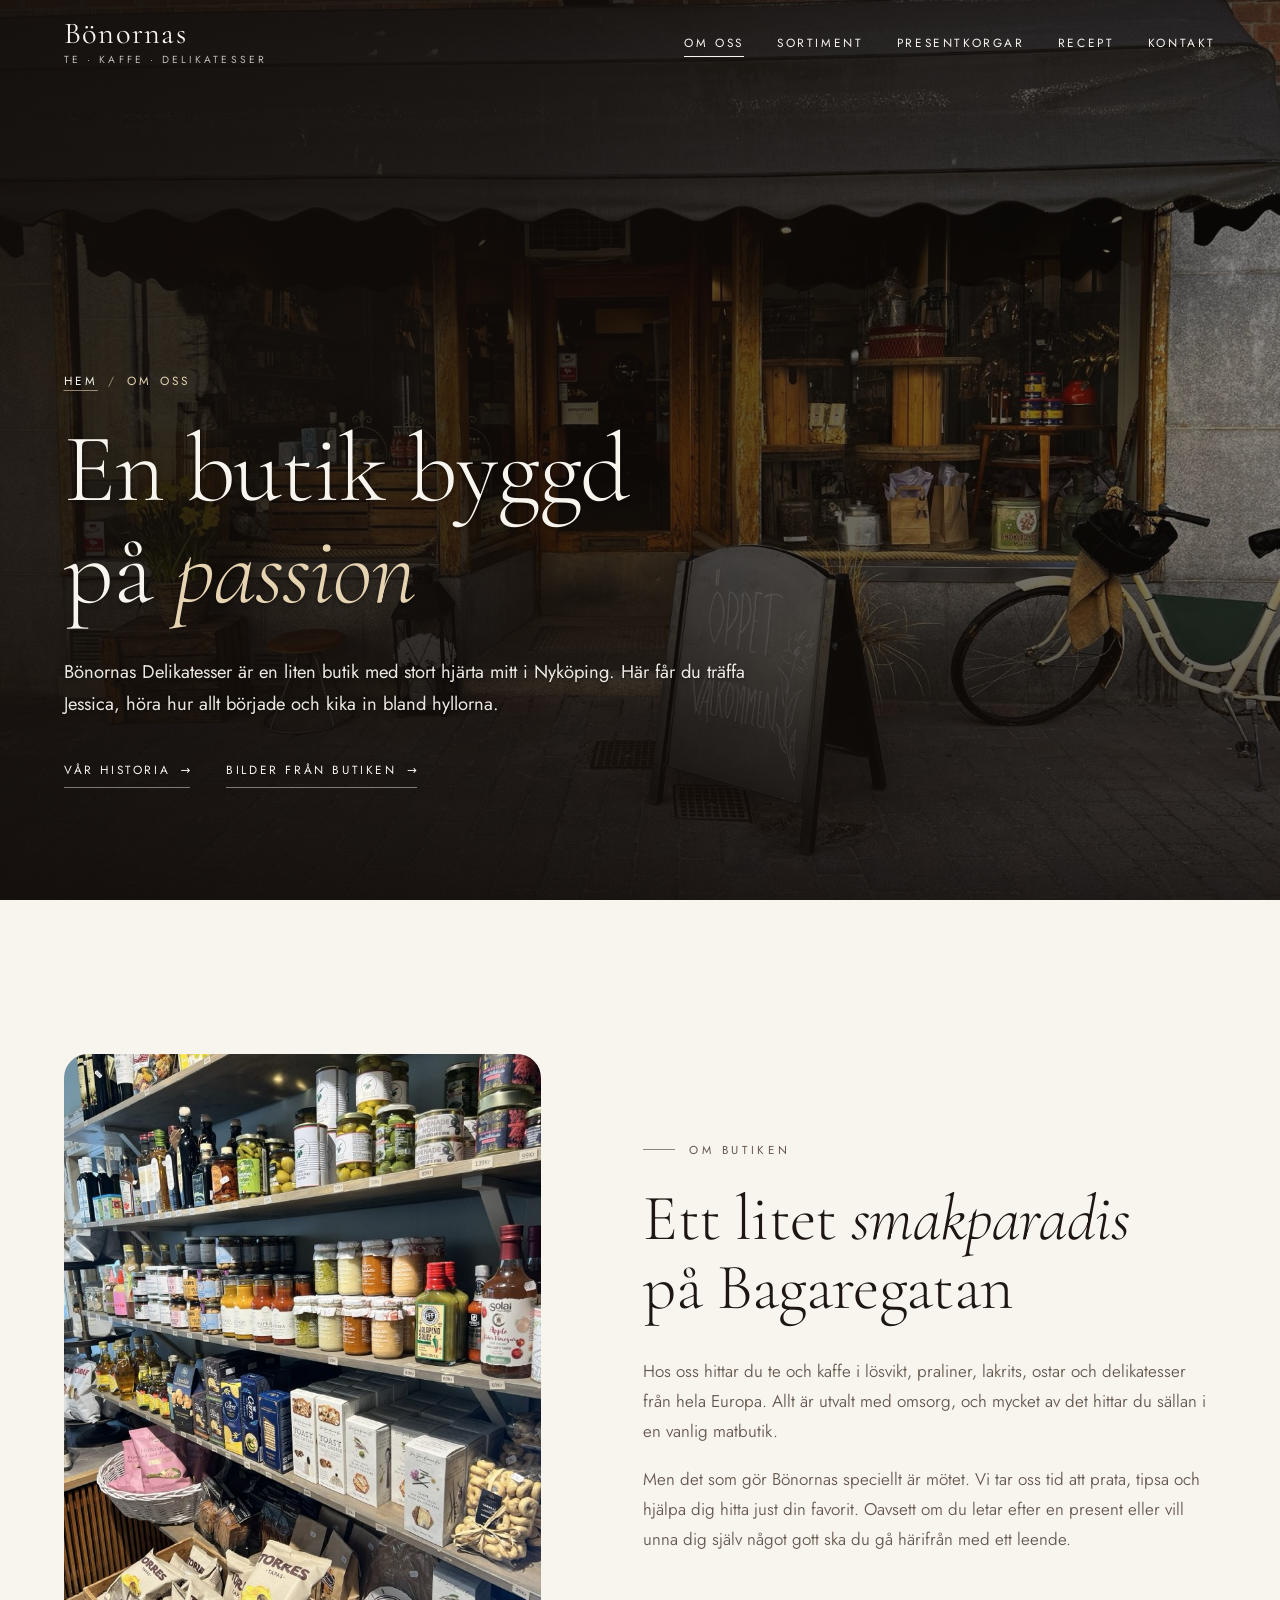
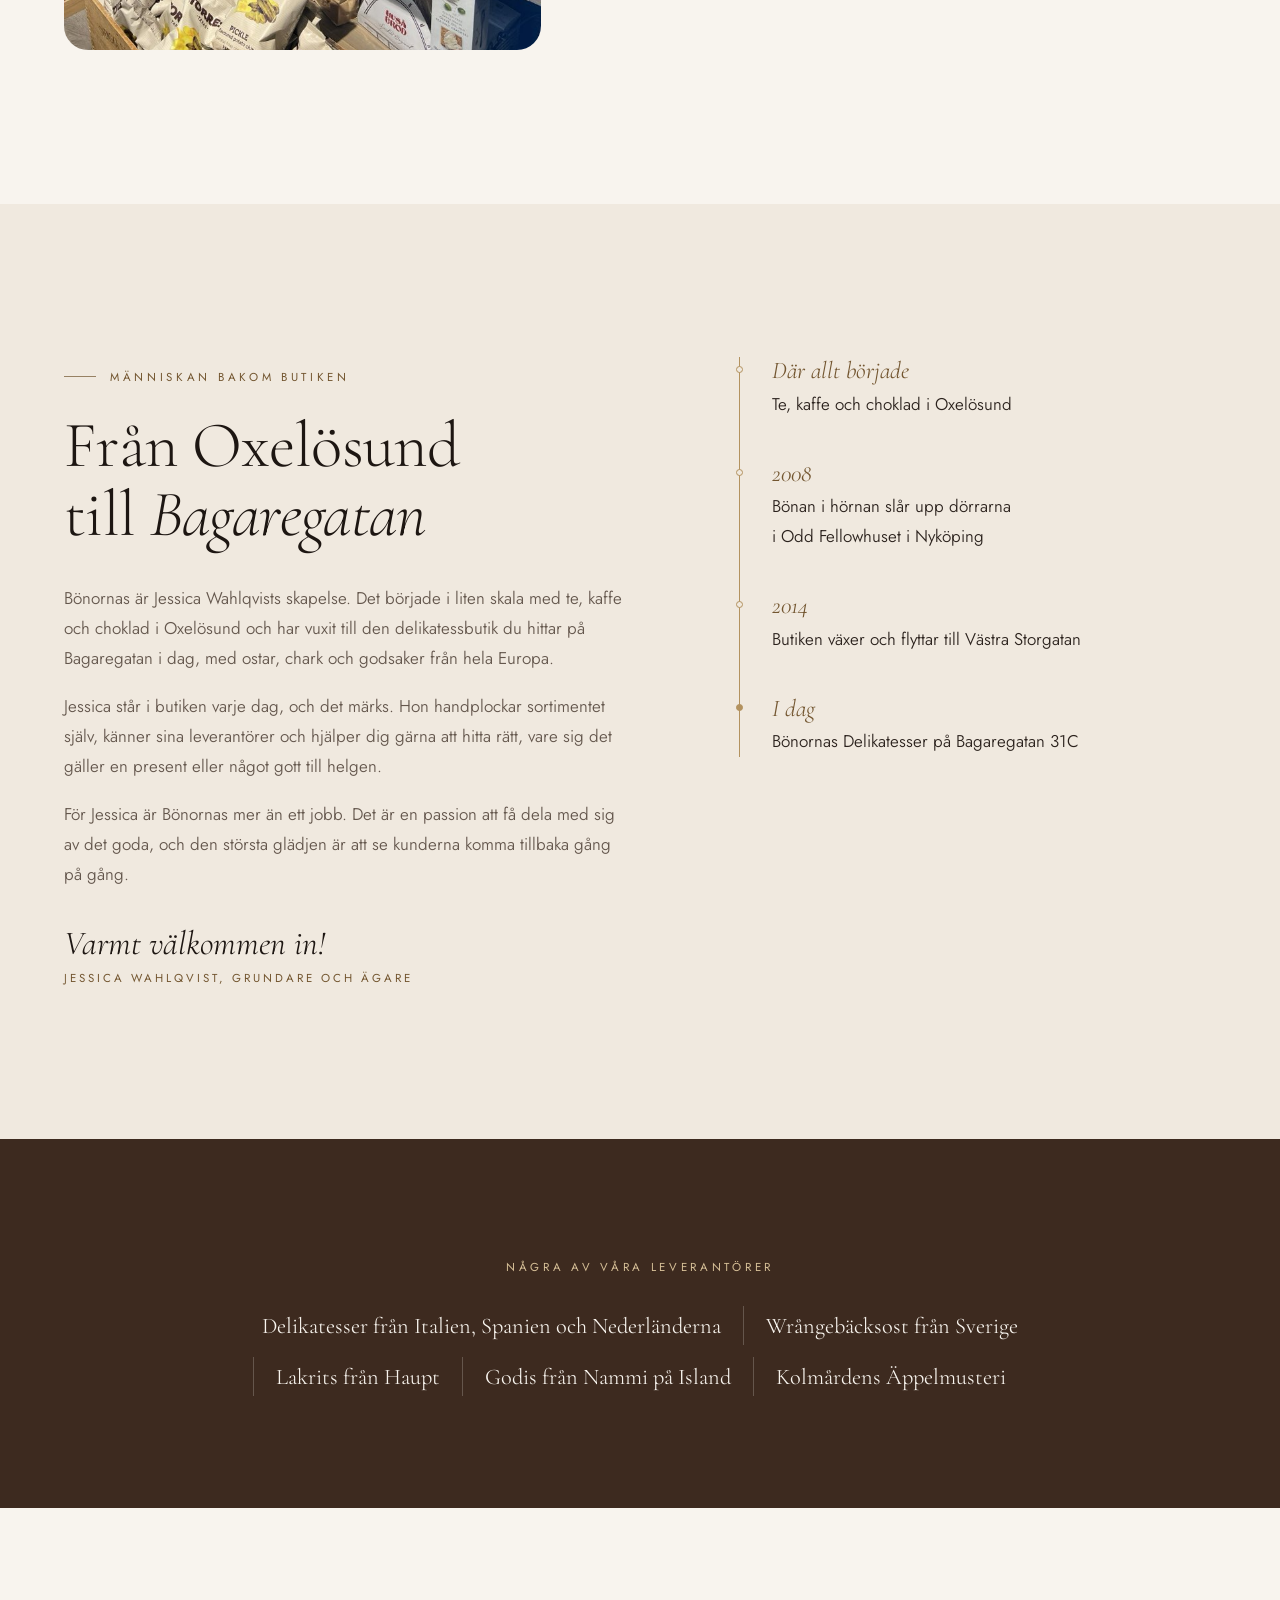
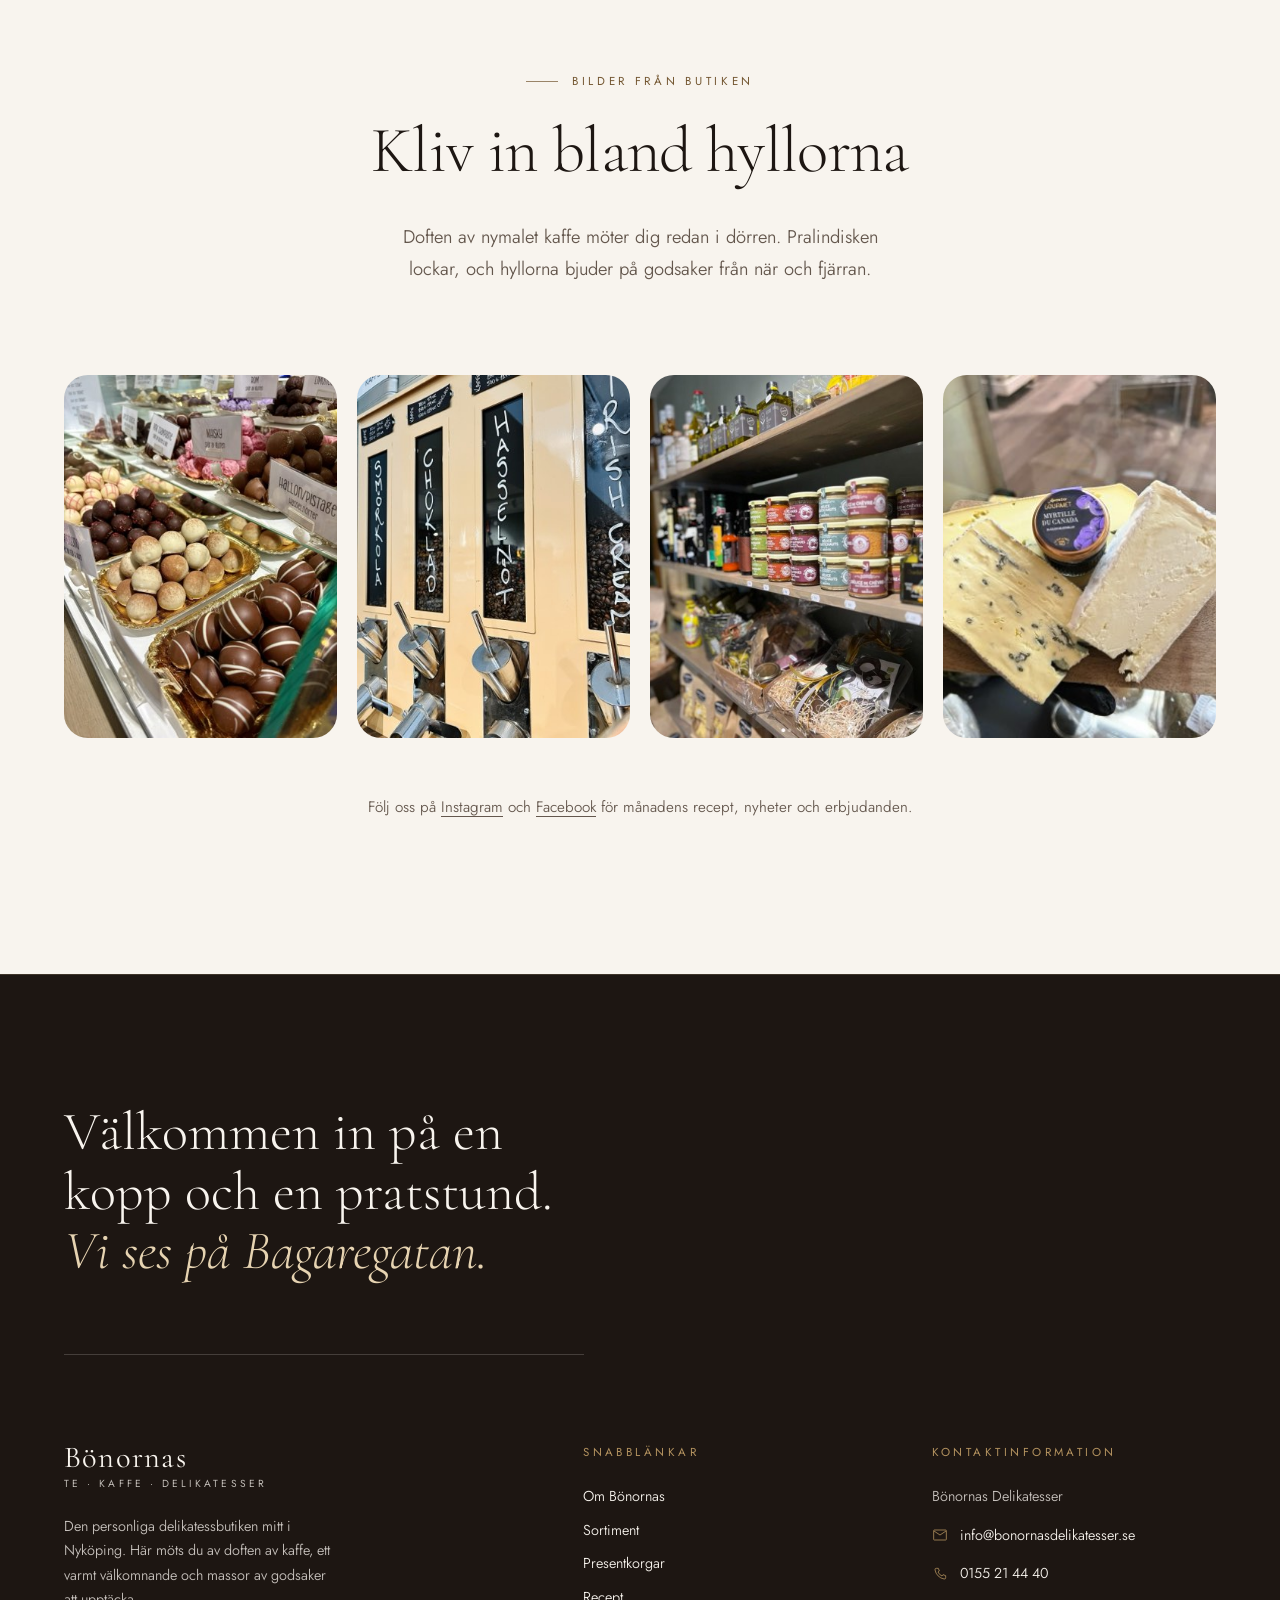
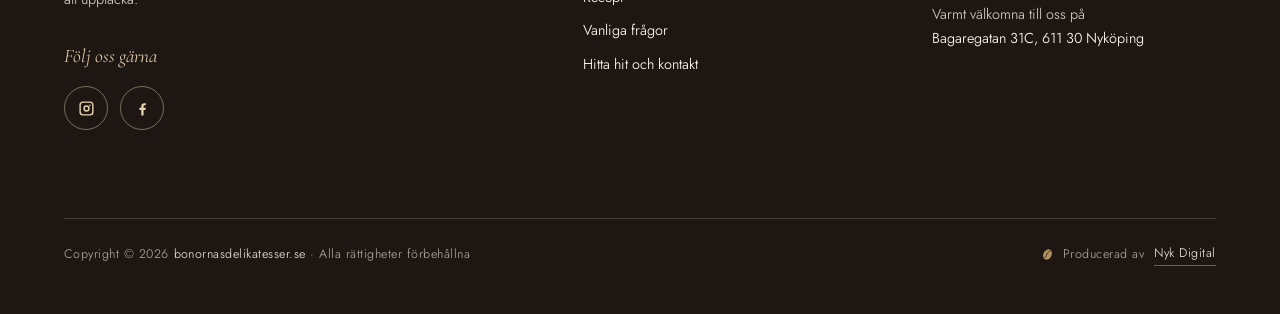
<file: om-oss.html>
<!doctype html>
<html lang="sv">
<head>
  <meta charset="utf-8">
  <meta name="viewport" content="width=device-width, initial-scale=1, viewport-fit=cover">
  <title>Om oss | Bönornas Delikatesser i Nyköping</title>
  <meta name="description" content="Möt Jessica Wahlqvist och historien bakom Bönornas Delikatesser, den personliga delikatessbutiken på Bagaregatan i Nyköping.">
  <link rel="canonical" href="https://bonornasdelikatesser.se/om-oss.html">
  <meta name="robots" content="noindex, nofollow">
  <meta name="theme-color" content="#1d1612">
  <meta name="format-detection" content="telephone=no">

  <meta property="og:type" content="website">
  <meta property="og:locale" content="sv_SE">
  <meta property="og:site_name" content="Bönornas Delikatesser">
  <meta property="og:title" content="Om oss | Bönornas Delikatesser i Nyköping">
  <meta property="og:description" content="Möt Jessica Wahlqvist och historien bakom Bönornas Delikatesser, den personliga delikatessbutiken på Bagaregatan i Nyköping.">
  <meta property="og:url" content="https://bonornasdelikatesser.se/om-oss.html">
  <meta property="og:image" content="https://bonornasdelikatesser.se/images/og-image.jpg">
  <meta property="og:image:width" content="1200">
  <meta property="og:image:height" content="630">
  <meta property="og:image:alt" content="Butiksfasaden till Bönornas Delikatesser på Bagaregatan i Nyköping">
  <meta name="twitter:card" content="summary_large_image">

  <link rel="icon" href="favicon.svg" type="image/svg+xml">
  <link rel="icon" href="favicon-32.png" sizes="32x32" type="image/png">
  <link rel="apple-touch-icon" href="apple-touch-icon.png">
  <link rel="manifest" href="site.webmanifest">

  <link rel="preconnect" href="https://fonts.googleapis.com">
  <link rel="preconnect" href="https://fonts.gstatic.com" crossorigin>
  <link href="https://fonts.googleapis.com/css2?family=Cormorant+Garamond:ital,wght@0,300;0,400;0,500;1,300;1,400&amp;family=Jost:wght@300..500&amp;display=swap" rel="stylesheet">
  <link rel="stylesheet" href="css/style.css?v=32">
  <script type="application/ld+json">
{
  "@context": "https://schema.org",
  "@type": "BreadcrumbList",
  "itemListElement": [
    {
      "@type": "ListItem",
      "position": 1,
      "name": "Startsida",
      "item": "https://bonornasdelikatesser.se/"
    },
    {
      "@type": "ListItem",
      "position": 2,
      "name": "Om oss",
      "item": "https://bonornasdelikatesser.se/om-oss.html"
    }
  ]
}
  </script>
</head>
<body class="page-sub">
  <a class="skip-link" href="#main">Hoppa till innehållet</a>

  <header class="site-header" id="top">
    <div class="container header-inner">
      <a class="brand" href="./" aria-label="Till startsidan för Bönornas Delikatesser">
        <span class="brand-name">Bönornas</span>
        <span class="brand-sub">Te · Kaffe · Delikatesser</span>
      </a>

      <nav class="site-nav" id="site-nav" aria-label="Huvudmeny">
        <ul>
          <li><a href="om-oss.html" class="is-active" aria-current="page">Om oss</a></li>
          <li><a href="sortiment.html">Sortiment</a></li>
          <li><a href="presentkorgar.html">Presentkorgar</a></li>
          <li><a href="recept.html">Recept</a></li>
          <li><a href="kontakt.html">Kontakt</a></li>
        </ul>
      </nav>

      <button class="nav-toggle" aria-expanded="false" aria-controls="site-nav">
        <span class="nav-toggle-lines" aria-hidden="true"></span><span class="visually-hidden">Meny</span>
      </button>
    </div>
  </header>

  <main id="main">
    <section class="page-hero page-hero-photo" aria-labelledby="page-title">
      <div class="hero-media">
        <img src="images/butiken-bagaregatan-nykoping-1600.jpg" srcset="images/butiken-bagaregatan-nykoping-960.jpg 960w, images/butiken-bagaregatan-nykoping-1600.jpg 1600w" sizes="100vw" width="1600" height="1200" alt="" fetchpriority="high">
      </div>
      <div class="container page-hero-content">
        <nav class="breadcrumb" aria-label="Du är här"><a href="./">Hem</a><span aria-hidden="true">/</span><span aria-current="page">Om oss</span></nav>
        <h1 id="page-title">En butik byggd på <em>passion</em></h1>
        <p class="page-lead">Bönornas Delikatesser är en liten butik med stort hjärta mitt i Nyköping. Här får du träffa Jessica, höra hur allt började och kika in bland hyllorna.</p>
        <nav class="page-toc" aria-label="Innehåll på sidan">
          <a href="#jessica">Vår historia</a>
          <a href="#gallery-title">Bilder från butiken</a>
        </nav>
      </div>
    </section>

    <section class="section intro" aria-labelledby="om-title">
      <div class="container intro-grid">
        <figure class="intro-media">
          <img src="images/delikatesser-hylla-960.jpg"
               srcset="images/delikatesser-hylla-480.jpg 480w, images/delikatesser-hylla-960.jpg 960w, images/delikatesser-hylla-1600.jpg 1600w"
               sizes="(min-width: 960px) 42vw, 100vw" width="1200" height="1600" loading="lazy" decoding="async"
               alt="Välfyllda hyllor i butiken med inlagda grönsaker, oljor, kex och pasta">
        </figure>
        <div class="intro-copy">
          <p class="label">Om butiken</p>
          <h2 id="om-title">Ett litet <em>smakparadis</em> på Bagaregatan</h2>
          <p>Hos oss hittar du te och kaffe i lösvikt, praliner, lakrits, ostar och delikatesser från hela Europa. Allt är utvalt med omsorg, och mycket av det hittar du sällan i en vanlig matbutik.</p>
          <p>Men det som gör Bönornas speciellt är mötet. Vi tar oss tid att prata, tipsa och hjälpa dig hitta just din favorit. Oavsett om du letar efter en present eller vill unna dig själv något gott ska du gå härifrån med ett leende.</p>
        </div>
      </div>

    </section>

    <section class="section story-section" aria-labelledby="jessica">
      <div class="container story story-standalone">
        <div class="story-copy">
          <p class="label">Människan bakom butiken</p>
          <h2 id="jessica">Från Oxelösund till <em>Bagaregatan</em></h2>
          <p>Bönornas är Jessica Wahlqvists skapelse. Det började i liten skala med te, kaffe och choklad i Oxelösund och har vuxit till den delikatessbutik du hittar på Bagaregatan i dag, med ostar, chark och godsaker från hela Europa.</p>
          <p>Jessica står i butiken varje dag, och det märks. Hon handplockar sortimentet själv, känner sina leverantörer och hjälper dig gärna att hitta rätt, vare sig det gäller en present eller något gott till helgen.</p>
          <p>För Jessica är Bönornas mer än ett jobb. Det är en passion att få dela med sig av det goda, och den största glädjen är att se kunderna komma tillbaka gång på gång.</p>
          <p class="story-sign">Varmt välkommen in!<span>Jessica Wahlqvist, grundare och ägare</span></p>
        </div>
        <ol class="timeline" aria-label="Butikens historia">
          <li><span class="timeline-when">Där allt började</span><span class="timeline-what">Te, kaffe och choklad i Oxelösund</span></li>
          <li><span class="timeline-when">2008</span><span class="timeline-what">Bönan i hörnan slår upp dörrarna i Odd Fellowhuset i Nyköping</span></li>
          <li><span class="timeline-when">2014</span><span class="timeline-what">Butiken växer och flyttar till Västra Storgatan</span></li>
          <li><span class="timeline-when">I dag</span><span class="timeline-what">Bönornas Delikatesser på Bagaregatan 31C</span></li>
        </ol>
      </div>
    </section>

    <section class="statement sources-band" aria-label="Våra leverantörer">
      <div class="container">
        <div class="sources">
          <p class="label">Några av våra leverantörer</p>
          <ul class="sources-list">
            <li>Delikatesser från Italien, Spanien och Nederländerna</li>
            <li>Wrångebäcksost från Sverige</li>
            <li>Lakrits från Haupt</li>
            <li>Godis från Nammi på Island</li>
            <li>Kolmårdens Äppelmusteri</li>
          </ul>
        </div>
      </div>
    </section>

    <!-- GALLERI -->
    <section class="section gallery-section" aria-labelledby="gallery-title">
      <div class="container">
        <header class="section-head">
          <p class="label">Bilder från butiken</p>
          <h2 id="gallery-title">Kliv in bland hyllorna</h2>
          <p>Doften av nymalet kaffe möter dig redan i dörren. Pralindisken lockar, och hyllorna bjuder på godsaker från när och fjärran.</p>
        </header>
        <div class="gallery">
          <img src="images/praliner-choklad-960.jpg" srcset="images/praliner-choklad-480.jpg 480w, images/praliner-choklad-960.jpg 960w" sizes="(min-width: 760px) 25vw, 50vw" width="960" height="1280" loading="lazy" decoding="async" alt="Pralindisken med chokladpraliner i många smaker">
          <img src="images/kaffe-i-losvikt-960.jpg" srcset="images/kaffe-i-losvikt-480.jpg 480w, images/kaffe-i-losvikt-960.jpg 960w" sizes="(min-width: 760px) 25vw, 50vw" width="960" height="1280" loading="lazy" decoding="async" alt="Kaffeautomater med smaksatta bönor som choklad, hasselnöt och Irish Cream">
          <img src="images/presentkorgar-delikatesser-600.jpg" srcset="images/presentkorgar-delikatesser-390.jpg 389w, images/presentkorgar-delikatesser-600.jpg 597w" sizes="(min-width: 760px) 25vw, 50vw" width="597" height="737" loading="lazy" decoding="async" alt="Tapenader och presentförpackningar på hyllan">
          <img src="images/ostar-delikatesser-960.jpg" srcset="images/ostar-delikatesser-480.jpg 480w, images/ostar-delikatesser-960.jpg 960w" sizes="(min-width: 760px) 25vw, 50vw" width="960" height="720" loading="lazy" decoding="async" alt="Utvalda ostar på en träbricka">
        </div>
        <p class="gallery-note">Följ oss på <a href="https://www.instagram.com/bonornasdelikatesser/" rel="noopener" target="_blank">Instagram</a> och <a href="https://www.facebook.com/bonornasdelikatesser/" rel="noopener" target="_blank">Facebook</a> för månadens recept, nyheter och erbjudanden.</p>
      </div>
    </section>



  </main>

  <footer class="site-footer">
    <div class="container">
      <p class="footer-welcome">Välkommen in på en kopp och en pratstund. <em>Vi ses på Bagaregatan.</em></p>

      <div class="footer-grid">
        <div class="footer-intro">
          <a class="footer-logo" href="./" aria-label="Till startsidan för Bönornas Delikatesser">
            <span class="brand-name">Bönornas</span>
            <span class="brand-sub">Te · Kaffe · Delikatesser</span>
          </a>
          <p>Den personliga delikatessbutiken mitt i Nyköping. Här möts du av doften av kaffe, ett varmt välkomnande och massor av godsaker att upptäcka.</p>
          <p class="footer-follow">Följ oss gärna</p>
          <ul class="footer-social">
            <li><a href="https://www.instagram.com/bonornasdelikatesser/" rel="noopener" target="_blank" aria-label="Instagram"><svg viewBox="0 0 24 24" width="17" height="17" aria-hidden="true" focusable="false"><path d="M7 2h10a5 5 0 0 1 5 5v10a5 5 0 0 1-5 5H7a5 5 0 0 1-5-5V7a5 5 0 0 1 5-5Zm0 2a3 3 0 0 0-3 3v10a3 3 0 0 0 3 3h10a3 3 0 0 0 3-3V7a3 3 0 0 0-3-3H7Zm5 3.5A4.5 4.5 0 1 1 7.5 12 4.5 4.5 0 0 1 12 7.5Zm0 2A2.5 2.5 0 1 0 14.5 12 2.5 2.5 0 0 0 12 9.5Zm4.8-3.3a1.1 1.1 0 1 1-1.1 1.1 1.1 1.1 0 0 1 1.1-1.1Z" fill="currentColor"/></svg></a></li>
            <li><a href="https://www.facebook.com/bonornasdelikatesser/" rel="noopener" target="_blank" aria-label="Facebook"><svg viewBox="0 0 24 24" width="17" height="17" aria-hidden="true" focusable="false"><path d="M13.5 22v-8h2.7l.4-3.1h-3.1V8.9c0-.9.25-1.5 1.55-1.5h1.65V4.6A22 22 0 0 0 14.3 4.5c-2.4 0-4 1.45-4 4.1v2.3H7.6V14h2.7v8Z" fill="currentColor"/></svg></a></li>
          </ul>
        </div>

        <nav class="footer-col" aria-label="Snabblänkar">
          <p class="footer-label">Snabblänkar</p>
          <ul>
            <li><a href="om-oss.html">Om Bönornas</a></li>
            <li><a href="sortiment.html">Sortiment</a></li>
            <li><a href="presentkorgar.html">Presentkorgar</a></li>
            <li><a href="recept.html">Recept</a></li>
            <li><a href="kontakt.html#faq">Vanliga frågor</a></li>
            <li><a href="kontakt.html">Hitta hit och kontakt</a></li>
          </ul>
        </nav>

        <div class="footer-col">
          <p class="footer-label">Kontaktinformation</p>
          <ul>
            <li>Bönornas Delikatesser</li>
            <li class="footer-row"><svg viewBox="0 0 24 24" width="16" height="16" aria-hidden="true" fill="none" stroke="currentColor" stroke-width="1.2"><rect x="2.5" y="4.5" width="19" height="15" rx="1"/><path d="m3 6 9 6 9-6"/></svg><a href="mailto:info@bonornasdelikatesser.se">info@bonornasdelikatesser.se</a></li>
            <li class="footer-row"><svg viewBox="0 0 24 24" width="16" height="16" aria-hidden="true" fill="none" stroke="currentColor" stroke-width="1.2"><path d="M6.5 3.5h3l1.5 4-2 1.5a12 12 0 0 0 6 6l1.5-2 4 1.5v3a2 2 0 0 1-2.2 2A16.5 16.5 0 0 1 4.5 5.7a2 2 0 0 1 2-2.2Z"/></svg><a href="tel:+46155214440">0155&nbsp;21&nbsp;44&nbsp;40</a></li>
            <li class="footer-address">Varmt välkomna till oss på<br><a href="https://www.google.com/maps/search/?api=1&amp;query=Bagaregatan+31C+611+30+Nyk%C3%B6ping" rel="noopener" target="_blank">Bagaregatan&nbsp;31C, 611&nbsp;30 Nyköping</a></li>
          </ul>
        </div>
      </div>

      <div class="footer-bottom">
        <p>Copyright © <span id="year">2026</span> <a href="./">bonornasdelikatesser.se</a> · Alla rättigheter förbehållna</p>
        <p class="footer-credit"><svg class="footer-bean" viewBox="0 0 48 48" aria-hidden="true"><ellipse cx="24" cy="24" rx="15" ry="20" transform="rotate(28 24 24)" fill="currentColor"/><path d="M15 36c6-5 4-12 9-18s9-6 9-6" fill="none" stroke="var(--ink)" stroke-width="3" stroke-linecap="round"/></svg>Producerad av <a href="https://nykdigital.se" rel="noopener" target="_blank">Nyk Digital</a></p>
      </div>
    </div>
  </footer>

  <script src="js/main.js?v=32" defer></script>
</body>
</html>
</file>
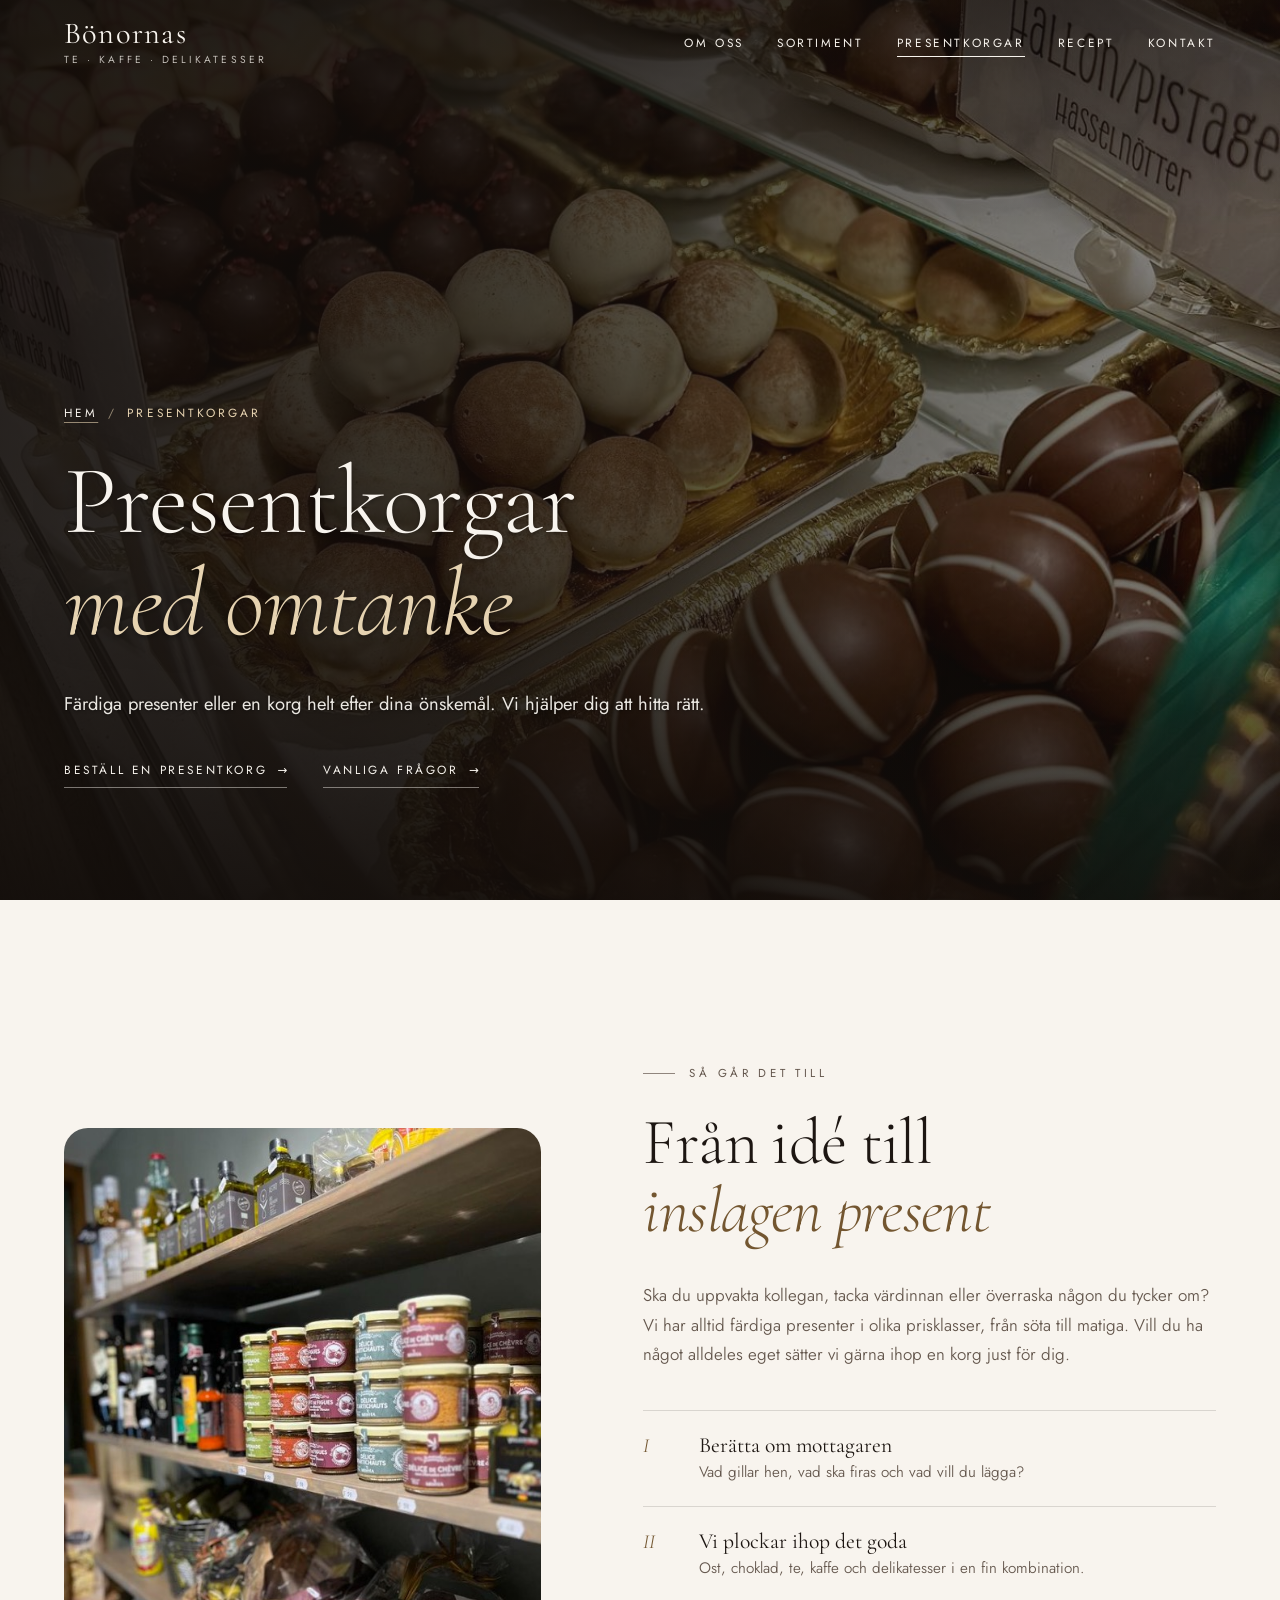
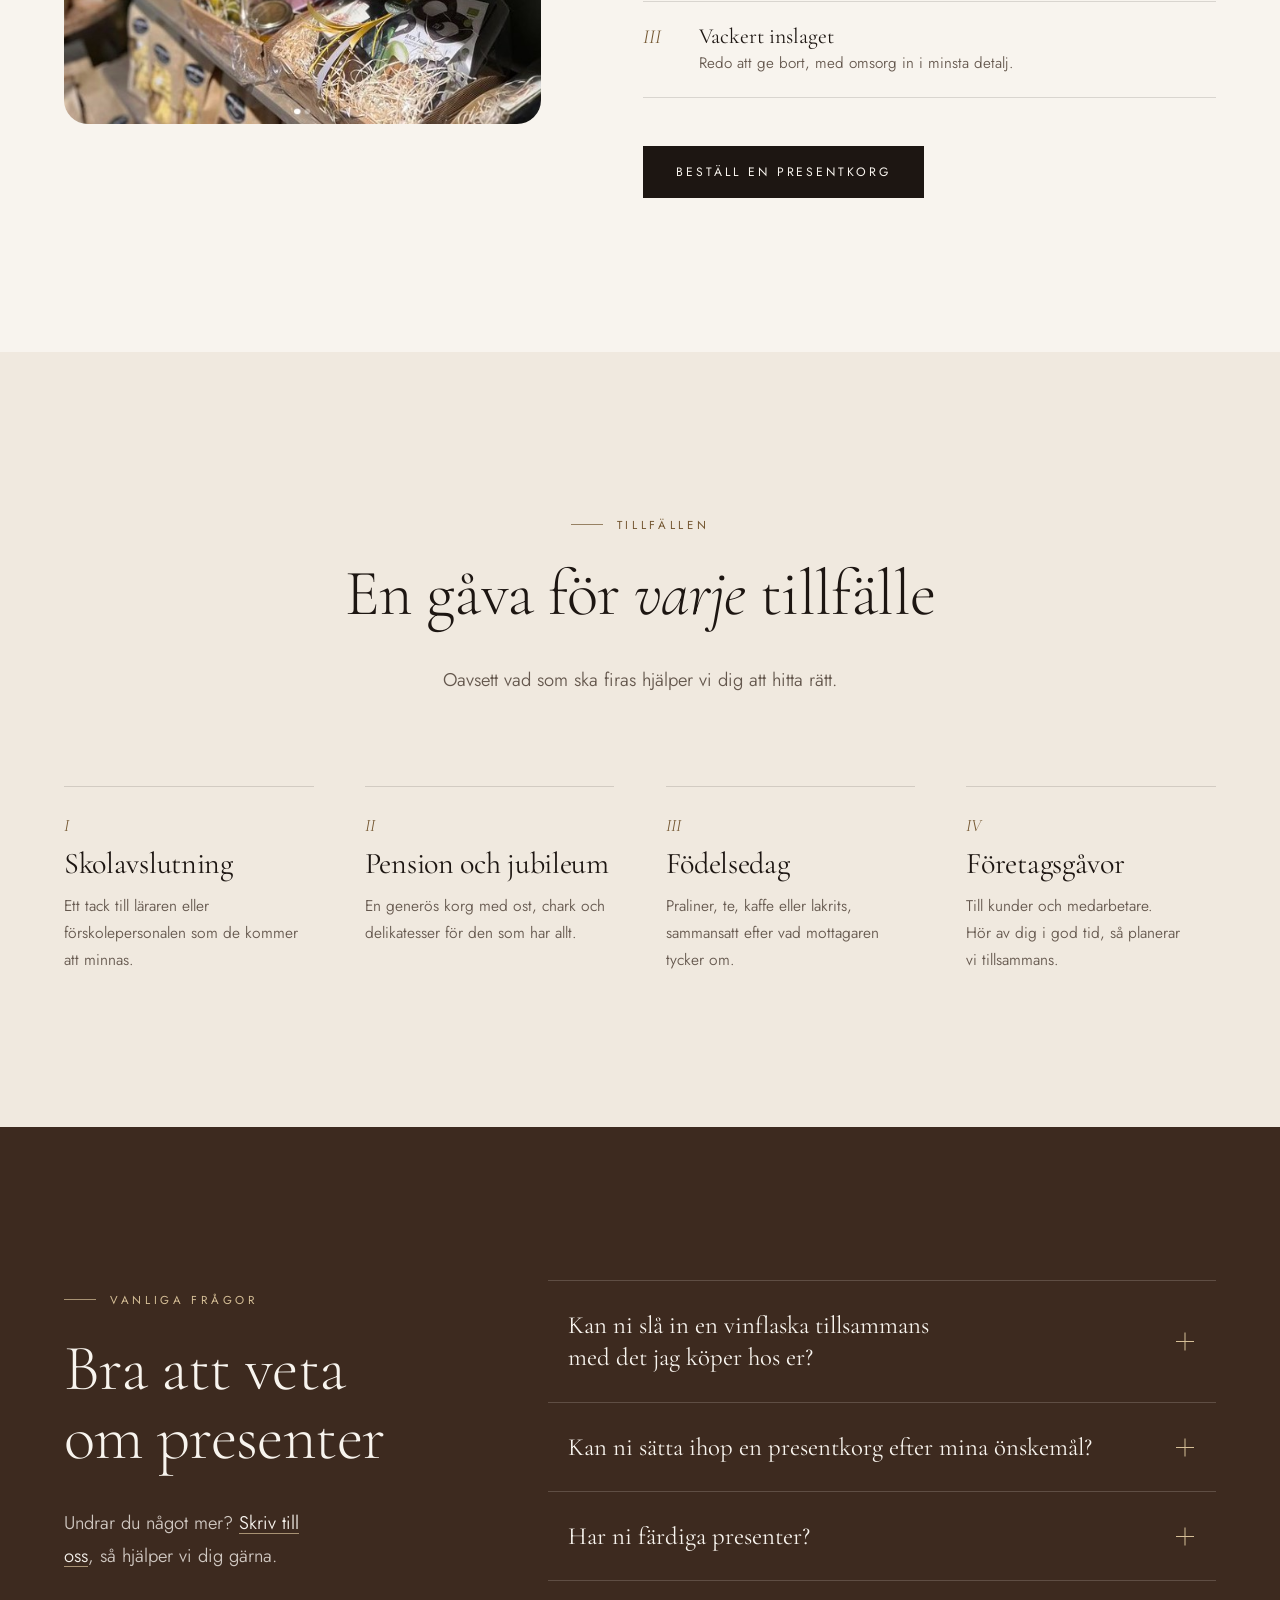
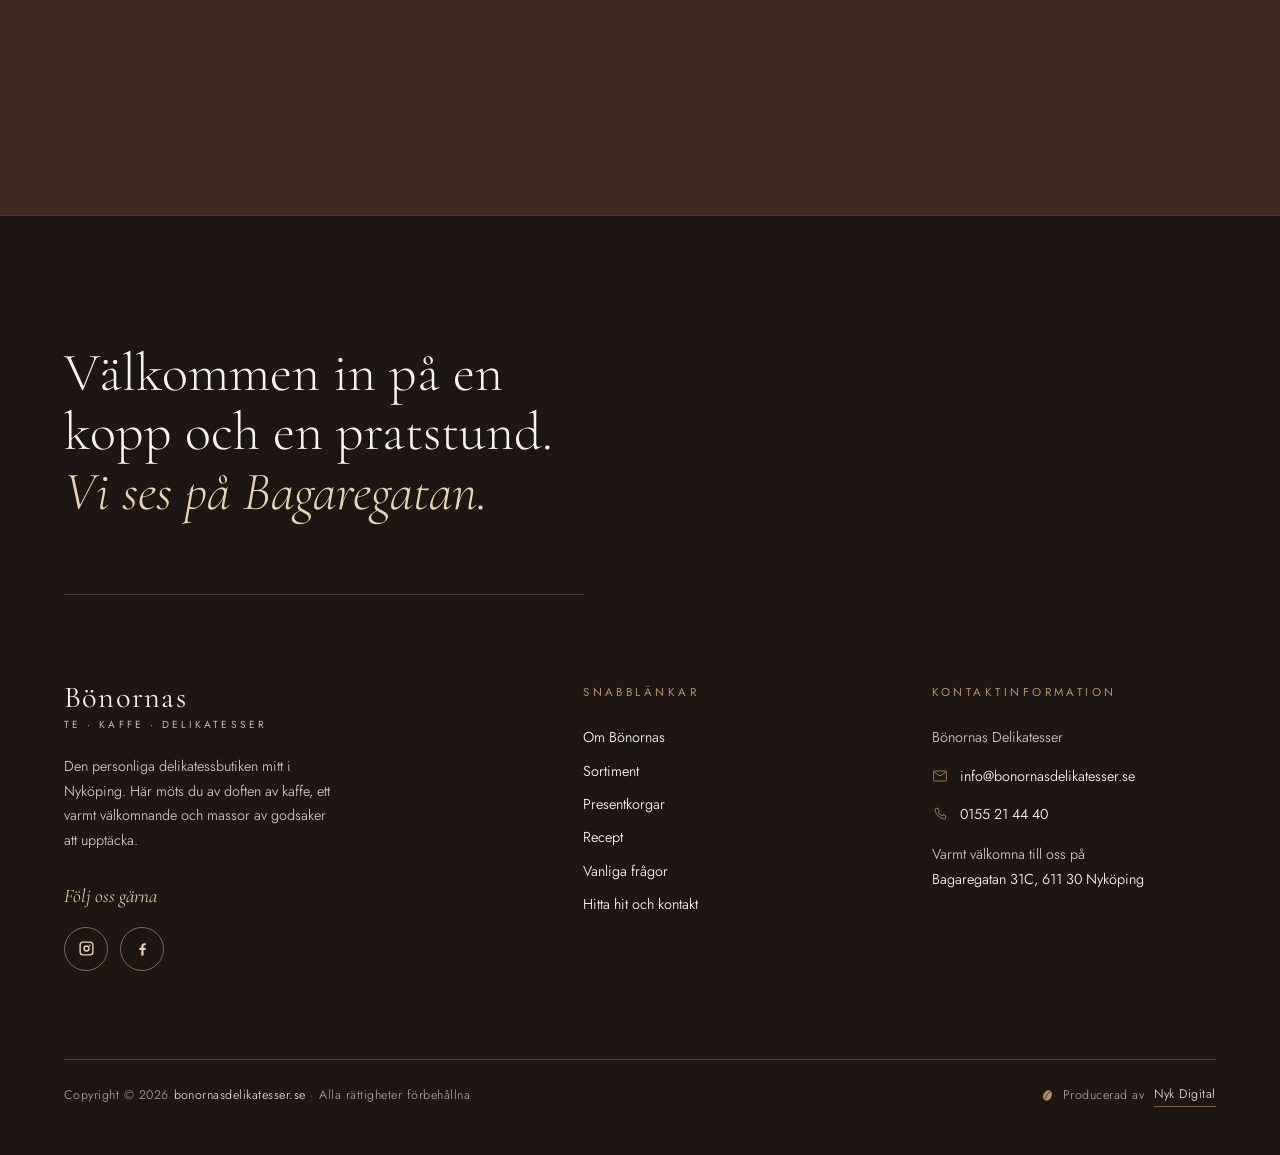
<file: presentkorgar.html>
<!doctype html>
<html lang="sv">
<head>
  <meta charset="utf-8">
  <meta name="viewport" content="width=device-width, initial-scale=1, viewport-fit=cover">
  <title>Presentkorgar | Bönornas Delikatesser i Nyköping</title>
  <meta name="description" content="Presentkorgar och gåvor med ost, choklad, te, kaffe och delikatesser. Färdiga presenter eller en korg efter din smak och budget, vackert inslagen i Nyköping.">
  <link rel="canonical" href="https://bonornasdelikatesser.se/presentkorgar.html">
  <meta name="robots" content="noindex, nofollow">
  <meta name="theme-color" content="#1d1612">
  <meta name="format-detection" content="telephone=no">

  <meta property="og:type" content="website">
  <meta property="og:locale" content="sv_SE">
  <meta property="og:site_name" content="Bönornas Delikatesser">
  <meta property="og:title" content="Presentkorgar | Bönornas Delikatesser i Nyköping">
  <meta property="og:description" content="Presentkorgar och gåvor med ost, choklad, te, kaffe och delikatesser. Färdiga presenter eller en korg efter din smak och budget, vackert inslagen i Nyköping.">
  <meta property="og:url" content="https://bonornasdelikatesser.se/presentkorgar.html">
  <meta property="og:image" content="https://bonornasdelikatesser.se/images/og-image.jpg">
  <meta property="og:image:width" content="1200">
  <meta property="og:image:height" content="630">
  <meta property="og:image:alt" content="Butiksfasaden till Bönornas Delikatesser på Bagaregatan i Nyköping">
  <meta name="twitter:card" content="summary_large_image">

  <link rel="icon" href="favicon.svg" type="image/svg+xml">
  <link rel="icon" href="favicon-32.png" sizes="32x32" type="image/png">
  <link rel="apple-touch-icon" href="apple-touch-icon.png">
  <link rel="manifest" href="site.webmanifest">

  <link rel="preconnect" href="https://fonts.googleapis.com">
  <link rel="preconnect" href="https://fonts.gstatic.com" crossorigin>
  <link href="https://fonts.googleapis.com/css2?family=Cormorant+Garamond:ital,wght@0,300;0,400;0,500;1,300;1,400&amp;family=Jost:wght@300..500&amp;display=swap" rel="stylesheet">
  <link rel="stylesheet" href="css/style.css?v=32">
  <script type="application/ld+json">
{
  "@context": "https://schema.org",
  "@type": "BreadcrumbList",
  "itemListElement": [
    {
      "@type": "ListItem",
      "position": 1,
      "name": "Startsida",
      "item": "https://bonornasdelikatesser.se/"
    },
    {
      "@type": "ListItem",
      "position": 2,
      "name": "Presentkorgar",
      "item": "https://bonornasdelikatesser.se/presentkorgar.html"
    }
  ]
}
  </script>
  <script type="application/ld+json">
{
  "@context": "https://schema.org",
  "@type": "FAQPage",
  "mainEntity": [
    {
      "@type": "Question",
      "name": "Kan ni slå in en vinflaska tillsammans med det jag köper hos er?",
      "acceptedAnswer": {
        "@type": "Answer",
        "text": "Absolut, det gör vi mer än gärna!"
      }
    },
    {
      "@type": "Question",
      "name": "Kan ni sätta ihop en presentkorg efter mina önskemål?",
      "acceptedAnswer": {
        "@type": "Answer",
        "text": "Ja, så klart! Berätta vad mottagaren tycker om och vad du vill lägga, så skapar vi en gåva som känns personlig."
      }
    },
    {
      "@type": "Question",
      "name": "Har ni färdiga presenter?",
      "acceptedAnswer": {
        "@type": "Answer",
        "text": "Ja, vi har alltid färdiga presenter i olika prisklasser och teman, från söta till matiga."
      }
    }
  ]
}
  </script>
</head>
<body class="page-sub">
  <a class="skip-link" href="#main">Hoppa till innehållet</a>

  <header class="site-header" id="top">
    <div class="container header-inner">
      <a class="brand" href="./" aria-label="Till startsidan för Bönornas Delikatesser">
        <span class="brand-name">Bönornas</span>
        <span class="brand-sub">Te · Kaffe · Delikatesser</span>
      </a>

      <nav class="site-nav" id="site-nav" aria-label="Huvudmeny">
        <ul>
          <li><a href="om-oss.html">Om oss</a></li>
          <li><a href="sortiment.html">Sortiment</a></li>
          <li><a href="presentkorgar.html" class="is-active" aria-current="page">Presentkorgar</a></li>
          <li><a href="recept.html">Recept</a></li>
          <li><a href="kontakt.html">Kontakt</a></li>
        </ul>
      </nav>

      <button class="nav-toggle" aria-expanded="false" aria-controls="site-nav">
        <span class="nav-toggle-lines" aria-hidden="true"></span><span class="visually-hidden">Meny</span>
      </button>
    </div>
  </header>

  <main id="main">
    <section class="page-hero page-hero-photo" aria-labelledby="page-title">
      <div class="hero-media">
        <img src="images/praliner-choklad-1600.jpg" srcset="images/praliner-choklad-960.jpg 960w, images/praliner-choklad-1600.jpg 1600w" sizes="100vw" width="1600" height="1200" alt="" fetchpriority="high">
      </div>
      <div class="container page-hero-content">
        <nav class="breadcrumb" aria-label="Du är här"><a href="./">Hem</a><span aria-hidden="true">/</span><span aria-current="page">Presentkorgar</span></nav>
        <h1 id="page-title">Presentkorgar <em>med omtanke</em></h1>
        <p class="page-lead">Färdiga presenter eller en korg helt efter dina önskemål. Vi hjälper dig att hitta rätt.</p>
        <nav class="page-toc" aria-label="Innehåll på sidan">
          <a href="kontakt.html?amne=presentkorg#kontakt">Beställ en presentkorg</a>
          <a href="#presentfragor">Vanliga frågor</a>
        </nav>
      </div>
    </section>

    <section class="section gifts gifts-light" aria-labelledby="gifts-title">
      <div class="container gifts-grid">
        <figure class="gifts-media">
          <img src="images/presentkorgar-delikatesser-600.jpg"
               srcset="images/presentkorgar-delikatesser-390.jpg 389w, images/presentkorgar-delikatesser-600.jpg 597w"
               sizes="(min-width: 960px) 40vw, 100vw" width="597" height="737" loading="lazy" decoding="async"
               alt="Hyllor med franska tapenader, olivoljor och inslagna presentkorgar">
        </figure>
        <div class="gifts-copy">
          <p class="label">Så går det till</p>
          <h2 id="gifts-title">Från idé till <em>inslagen present</em></h2>
          <p>Ska du uppvakta kollegan, tacka värdinnan eller överraska någon du tycker om? Vi har alltid färdiga presenter i olika prisklasser, från söta till matiga. Vill du ha något alldeles eget sätter vi gärna ihop en korg just för dig.</p>
          <ol class="steps">
            <li><span class="step-index">I</span><div><strong>Berätta om mottagaren</strong>Vad gillar hen, vad ska firas och vad vill du lägga?</div></li>
            <li><span class="step-index">II</span><div><strong>Vi plockar ihop det goda</strong>Ost, choklad, te, kaffe och delikatesser i en fin kombination.</div></li>
            <li><span class="step-index">III</span><div><strong>Vackert inslaget</strong>Redo att ge bort, med omsorg in i minsta detalj.</div></li>
          </ol>
          <a class="btn" href="kontakt.html?amne=presentkorg#kontakt">Beställ en presentkorg</a>
        </div>
      </div>
    </section>

    <section class="section occasions" aria-labelledby="occasions-title">
      <div class="container">
        <header class="section-head">
          <p class="label">Tillfällen</p>
          <h2 id="occasions-title">En gåva för <em>varje</em> tillfälle</h2>
          <p>Oavsett vad som ska firas hjälper vi dig att hitta rätt.</p>
        </header>
        <div class="occasions-grid">
          <article><p class="item-index">I</p><h3>Skolavslutning</h3><p>Ett tack till läraren eller förskolepersonalen som de kommer att minnas.</p></article>
          <article><p class="item-index">II</p><h3>Pension och jubileum</h3><p>En generös korg med ost, chark och delikatesser för den som har allt.</p></article>
          <article><p class="item-index">III</p><h3>Födelsedag</h3><p>Praliner, te, kaffe eller lakrits, sammansatt efter vad mottagaren tycker om.</p></article>
          <article><p class="item-index">IV</p><h3>Företagsgåvor</h3><p>Till kunder och medarbetare. Hör av dig i god tid, så planerar vi tillsammans.</p></article>
        </div>
      </div>
    </section>

    <section class="section faq" id="presentfragor" aria-labelledby="presentfragor-title">
      <div class="container faq-grid">
        <header class="section-head section-head-left">
          <p class="label">Vanliga frågor</p>
          <h2 id="presentfragor-title">Bra att veta om presenter</h2>
          <p>Undrar du något mer? <a href="kontakt.html?amne=presentkorg#kontakt">Skriv till oss</a>, så hjälper vi dig gärna.</p>
        </header>
        <div class="faq-list">
          <details>
            <summary>Kan ni slå in en vinflaska tillsammans med det jag köper hos er?</summary>
            <p>Absolut, det gör vi mer än gärna!</p>
          </details>
          <details>
            <summary>Kan ni sätta ihop en presentkorg efter mina önskemål?</summary>
            <p>Ja, så klart! Berätta vad mottagaren tycker om och vad du vill lägga, så skapar vi en gåva som känns personlig.</p>
          </details>
          <details>
            <summary>Har ni färdiga presenter?</summary>
            <p>Ja, vi har alltid färdiga presenter i olika prisklasser och teman, från söta till matiga.</p>
          </details>
        </div>
      </div>
    </section>


  </main>

  <footer class="site-footer">
    <div class="container">
      <p class="footer-welcome">Välkommen in på en kopp och en pratstund. <em>Vi ses på Bagaregatan.</em></p>

      <div class="footer-grid">
        <div class="footer-intro">
          <a class="footer-logo" href="./" aria-label="Till startsidan för Bönornas Delikatesser">
            <span class="brand-name">Bönornas</span>
            <span class="brand-sub">Te · Kaffe · Delikatesser</span>
          </a>
          <p>Den personliga delikatessbutiken mitt i Nyköping. Här möts du av doften av kaffe, ett varmt välkomnande och massor av godsaker att upptäcka.</p>
          <p class="footer-follow">Följ oss gärna</p>
          <ul class="footer-social">
            <li><a href="https://www.instagram.com/bonornasdelikatesser/" rel="noopener" target="_blank" aria-label="Instagram"><svg viewBox="0 0 24 24" width="17" height="17" aria-hidden="true" focusable="false"><path d="M7 2h10a5 5 0 0 1 5 5v10a5 5 0 0 1-5 5H7a5 5 0 0 1-5-5V7a5 5 0 0 1 5-5Zm0 2a3 3 0 0 0-3 3v10a3 3 0 0 0 3 3h10a3 3 0 0 0 3-3V7a3 3 0 0 0-3-3H7Zm5 3.5A4.5 4.5 0 1 1 7.5 12 4.5 4.5 0 0 1 12 7.5Zm0 2A2.5 2.5 0 1 0 14.5 12 2.5 2.5 0 0 0 12 9.5Zm4.8-3.3a1.1 1.1 0 1 1-1.1 1.1 1.1 1.1 0 0 1 1.1-1.1Z" fill="currentColor"/></svg></a></li>
            <li><a href="https://www.facebook.com/bonornasdelikatesser/" rel="noopener" target="_blank" aria-label="Facebook"><svg viewBox="0 0 24 24" width="17" height="17" aria-hidden="true" focusable="false"><path d="M13.5 22v-8h2.7l.4-3.1h-3.1V8.9c0-.9.25-1.5 1.55-1.5h1.65V4.6A22 22 0 0 0 14.3 4.5c-2.4 0-4 1.45-4 4.1v2.3H7.6V14h2.7v8Z" fill="currentColor"/></svg></a></li>
          </ul>
        </div>

        <nav class="footer-col" aria-label="Snabblänkar">
          <p class="footer-label">Snabblänkar</p>
          <ul>
            <li><a href="om-oss.html">Om Bönornas</a></li>
            <li><a href="sortiment.html">Sortiment</a></li>
            <li><a href="presentkorgar.html">Presentkorgar</a></li>
            <li><a href="recept.html">Recept</a></li>
            <li><a href="kontakt.html#faq">Vanliga frågor</a></li>
            <li><a href="kontakt.html">Hitta hit och kontakt</a></li>
          </ul>
        </nav>

        <div class="footer-col">
          <p class="footer-label">Kontaktinformation</p>
          <ul>
            <li>Bönornas Delikatesser</li>
            <li class="footer-row"><svg viewBox="0 0 24 24" width="16" height="16" aria-hidden="true" fill="none" stroke="currentColor" stroke-width="1.2"><rect x="2.5" y="4.5" width="19" height="15" rx="1"/><path d="m3 6 9 6 9-6"/></svg><a href="mailto:info@bonornasdelikatesser.se">info@bonornasdelikatesser.se</a></li>
            <li class="footer-row"><svg viewBox="0 0 24 24" width="16" height="16" aria-hidden="true" fill="none" stroke="currentColor" stroke-width="1.2"><path d="M6.5 3.5h3l1.5 4-2 1.5a12 12 0 0 0 6 6l1.5-2 4 1.5v3a2 2 0 0 1-2.2 2A16.5 16.5 0 0 1 4.5 5.7a2 2 0 0 1 2-2.2Z"/></svg><a href="tel:+46155214440">0155&nbsp;21&nbsp;44&nbsp;40</a></li>
            <li class="footer-address">Varmt välkomna till oss på<br><a href="https://www.google.com/maps/search/?api=1&amp;query=Bagaregatan+31C+611+30+Nyk%C3%B6ping" rel="noopener" target="_blank">Bagaregatan&nbsp;31C, 611&nbsp;30 Nyköping</a></li>
          </ul>
        </div>
      </div>

      <div class="footer-bottom">
        <p>Copyright © <span id="year">2026</span> <a href="./">bonornasdelikatesser.se</a> · Alla rättigheter förbehållna</p>
        <p class="footer-credit"><svg class="footer-bean" viewBox="0 0 48 48" aria-hidden="true"><ellipse cx="24" cy="24" rx="15" ry="20" transform="rotate(28 24 24)" fill="currentColor"/><path d="M15 36c6-5 4-12 9-18s9-6 9-6" fill="none" stroke="var(--ink)" stroke-width="3" stroke-linecap="round"/></svg>Producerad av <a href="https://nykdigital.se" rel="noopener" target="_blank">Nyk Digital</a></p>
      </div>
    </div>
  </footer>

  <script src="js/main.js?v=32" defer></script>
</body>
</html>
</file>
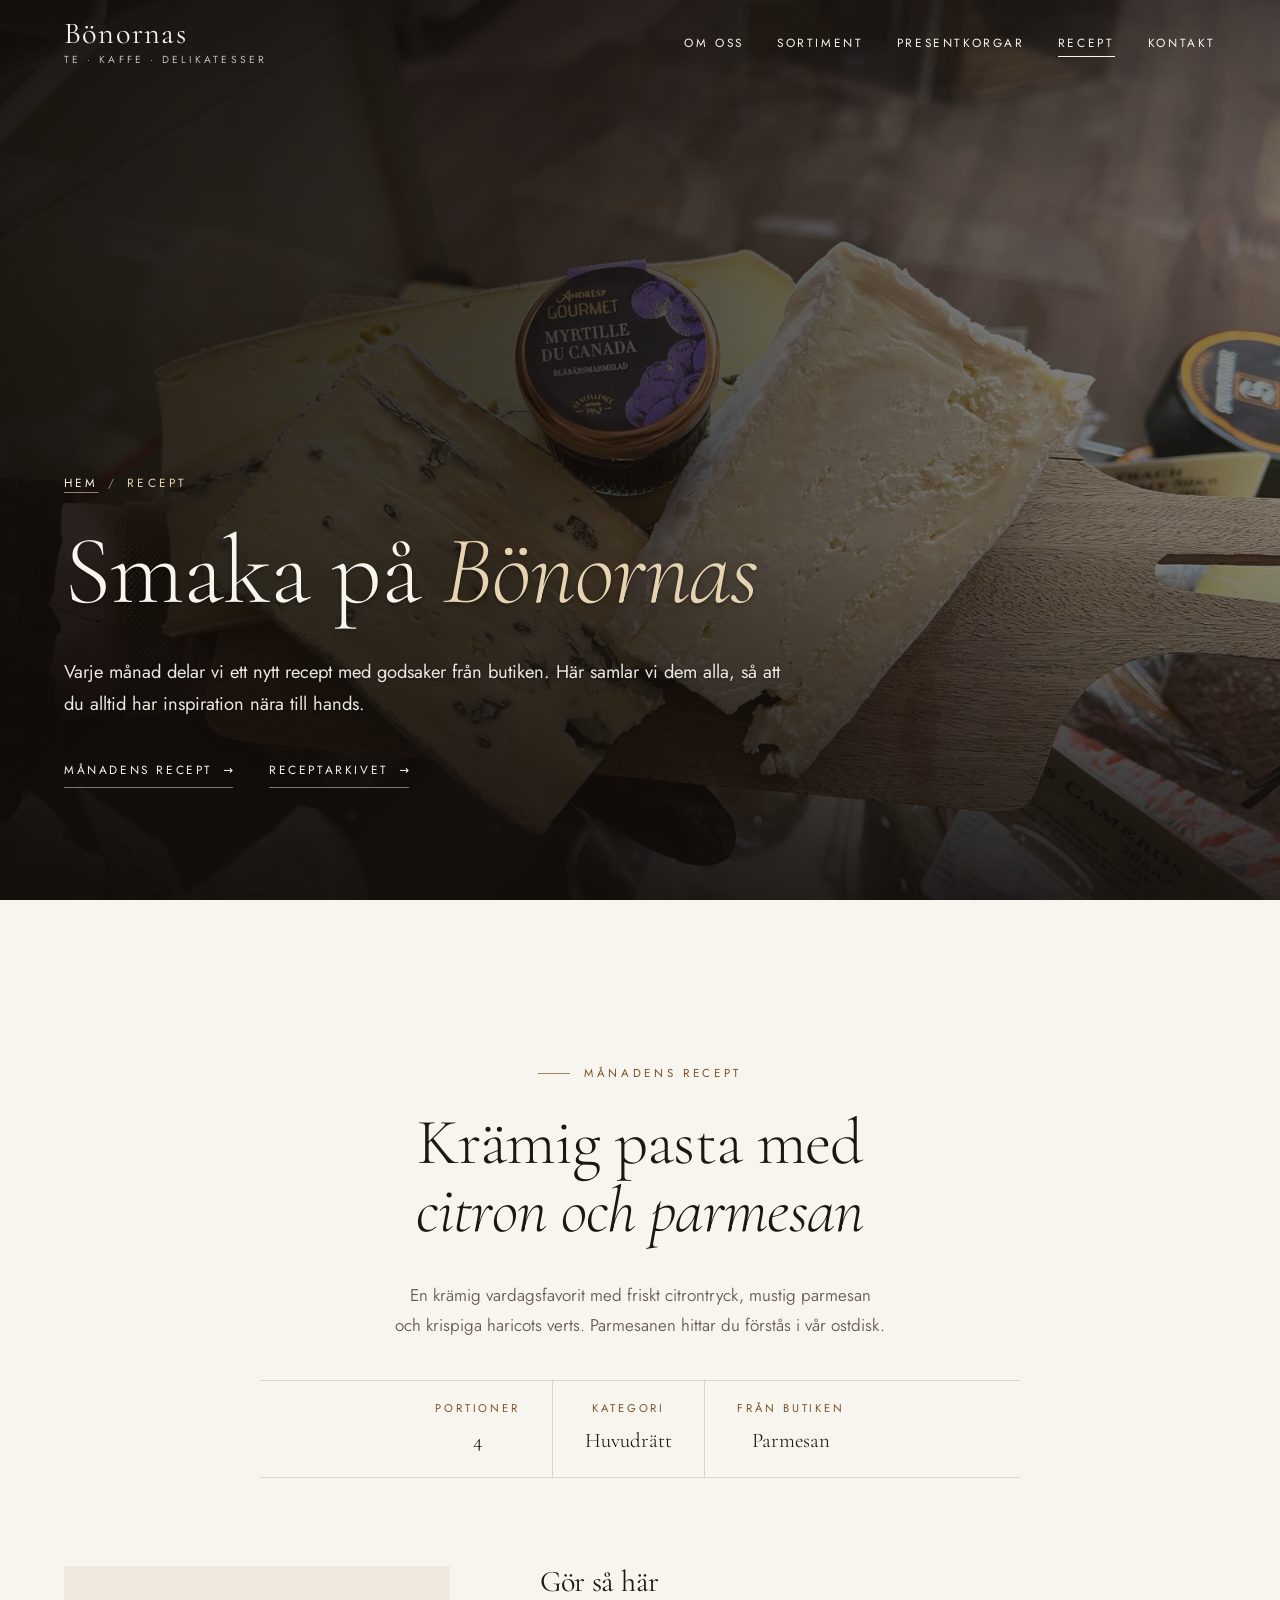
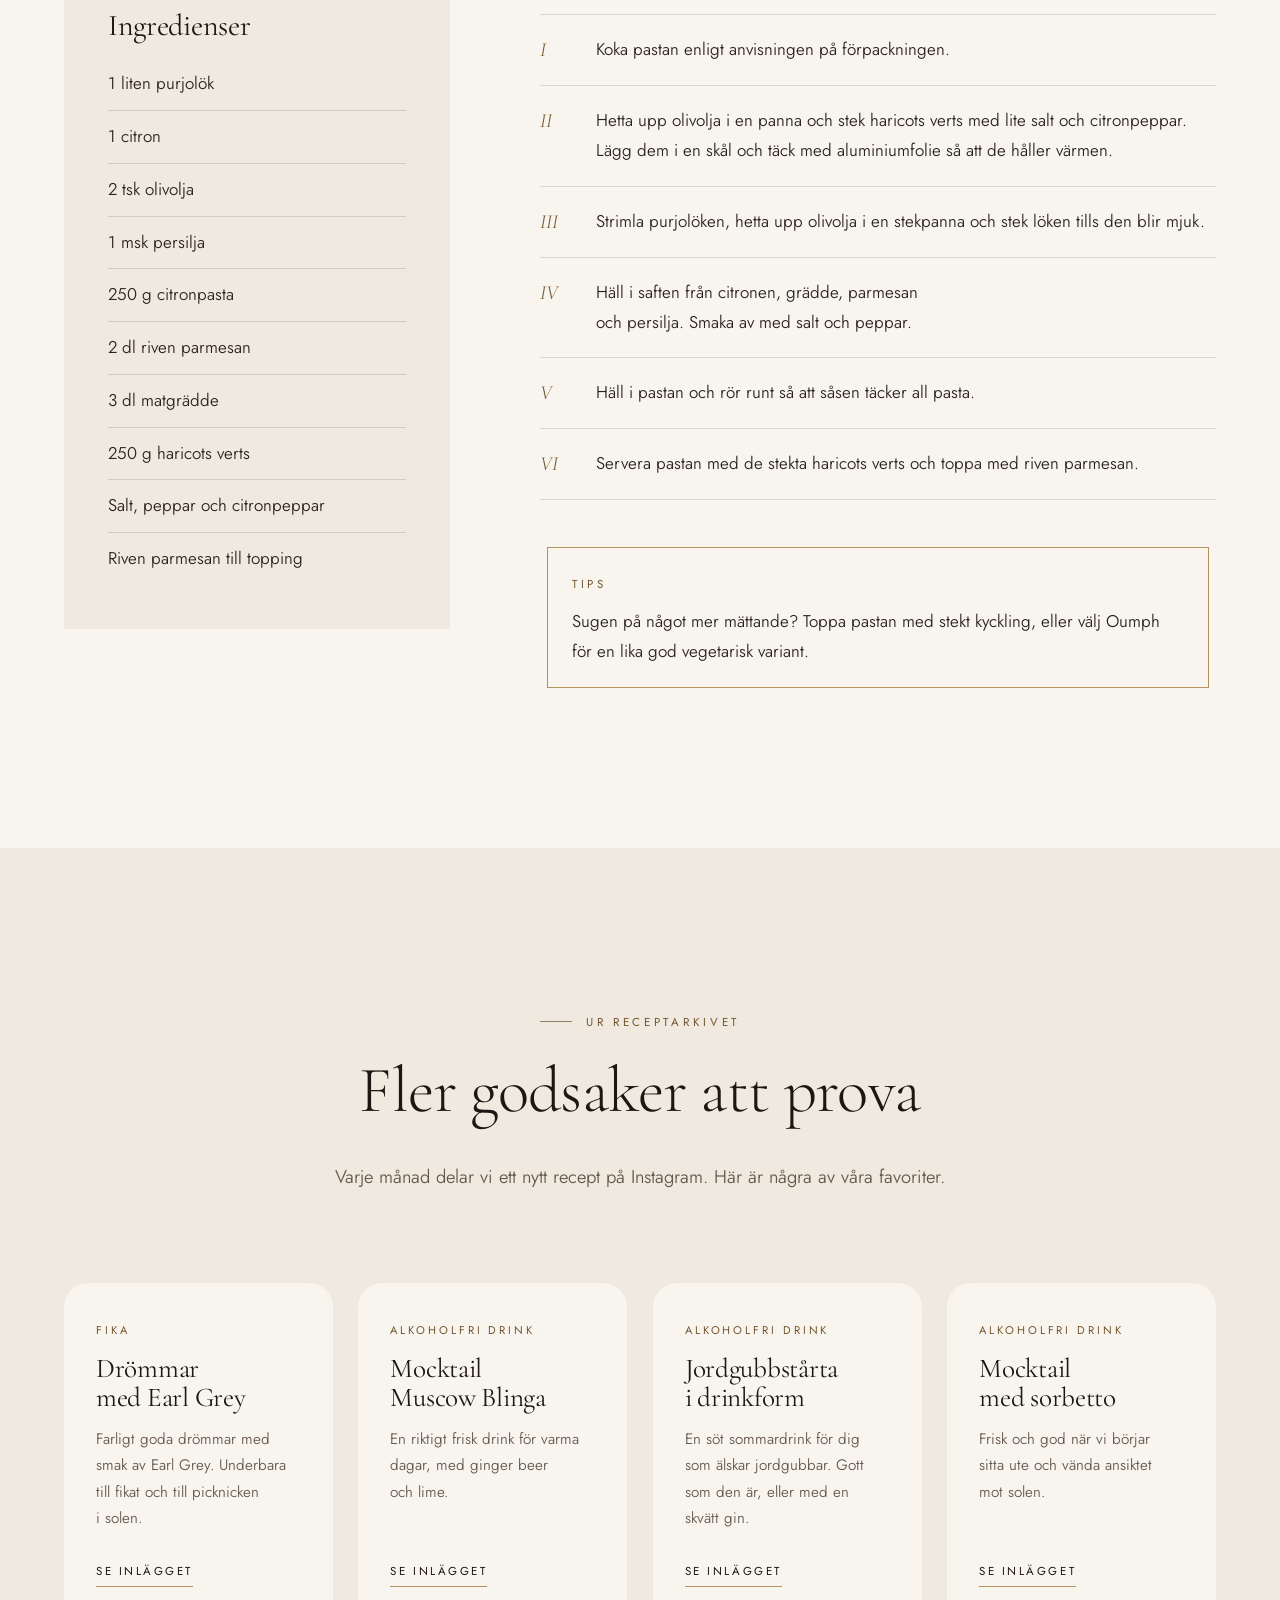
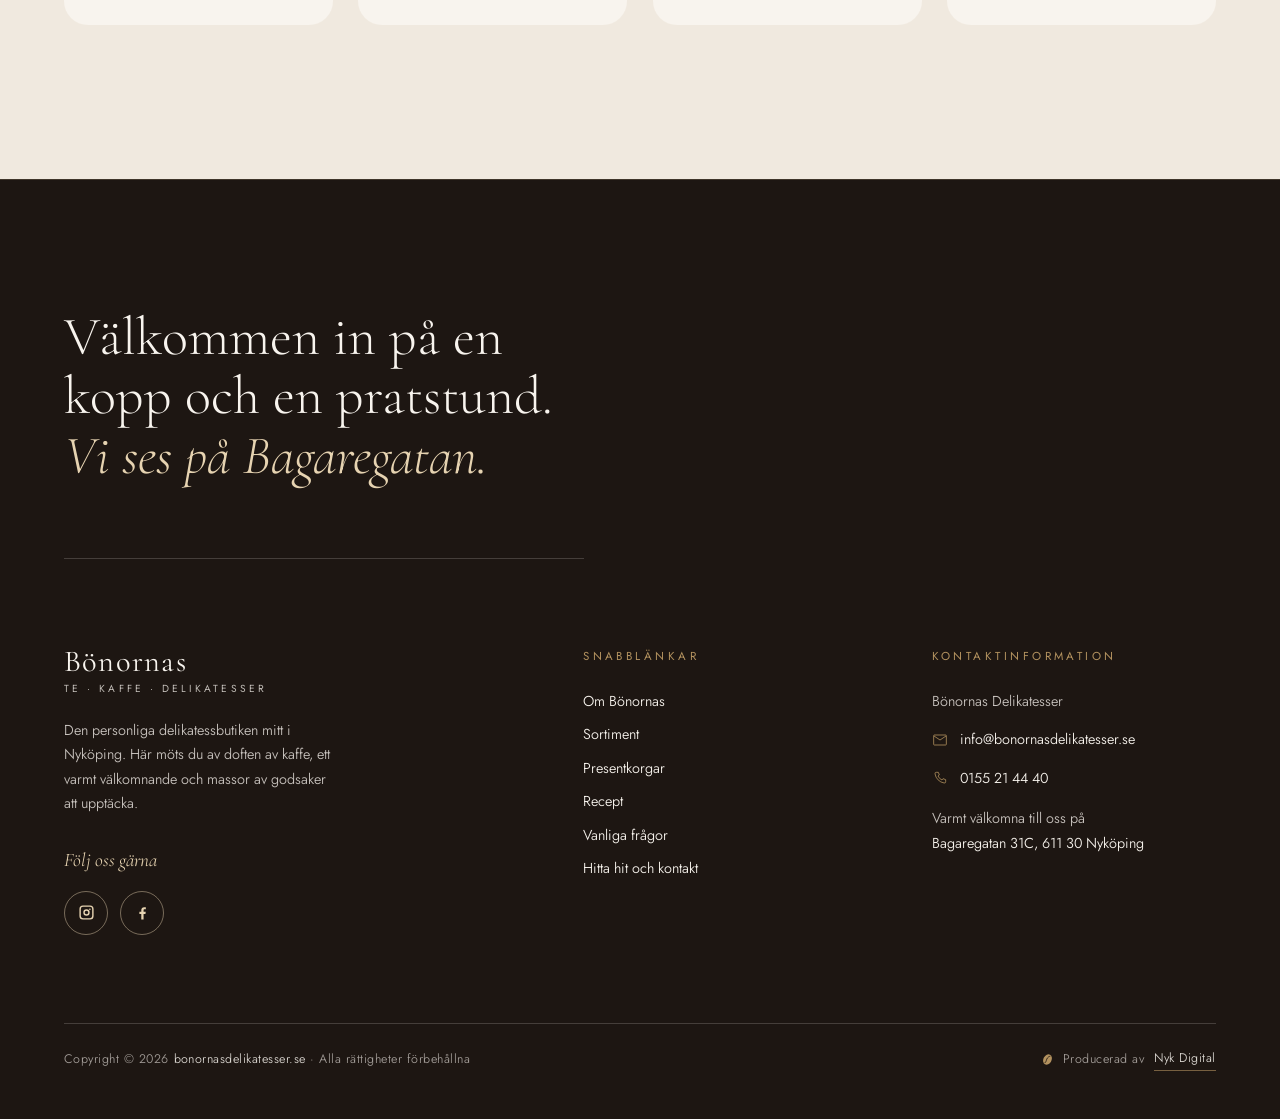
<file: recept.html>
<!doctype html>
<html lang="sv">
<head>
  <meta charset="utf-8">
  <meta name="viewport" content="width=device-width, initial-scale=1, viewport-fit=cover">
  <title>Recept | Bönornas Delikatesser i Nyköping</title>
  <meta name="description" content="Månadens recept från Bönornas Delikatesser i Nyköping. Enkla och goda recept med godsaker från vår butik, till exempel krämig pasta med citron och parmesan.">
  <link rel="canonical" href="https://bonornasdelikatesser.se/recept.html">
  <meta name="robots" content="noindex, nofollow">
  <meta name="theme-color" content="#1d1612">
  <meta name="format-detection" content="telephone=no">

  <meta property="og:type" content="website">
  <meta property="og:locale" content="sv_SE">
  <meta property="og:site_name" content="Bönornas Delikatesser">
  <meta property="og:title" content="Recept från Bönornas Delikatesser">
  <meta property="og:description" content="Månadens recept och tips baserade på godsakerna i vår butik på Bagaregatan i Nyköping.">
  <meta property="og:url" content="https://bonornasdelikatesser.se/recept.html">
  <meta property="og:image" content="https://bonornasdelikatesser.se/images/og-image.jpg">
  <meta name="twitter:card" content="summary_large_image">

  <link rel="icon" href="favicon.svg" type="image/svg+xml">
  <link rel="icon" href="favicon-32.png" sizes="32x32" type="image/png">
  <link rel="apple-touch-icon" href="apple-touch-icon.png">
  <link rel="manifest" href="site.webmanifest">

  <link rel="preconnect" href="https://fonts.googleapis.com">
  <link rel="preconnect" href="https://fonts.gstatic.com" crossorigin>
  <link href="https://fonts.googleapis.com/css2?family=Cormorant+Garamond:ital,wght@0,300;0,400;0,500;1,300;1,400&amp;family=Jost:wght@300..500&amp;display=swap" rel="stylesheet">
  <link rel="stylesheet" href="css/style.css?v=32">

  <script type="application/ld+json">
  {
    "@context": "https://schema.org",
    "@type": "Recipe",
    "name": "Krämig pasta med citron och parmesan",
    "description": "Krämig pasta med citron, parmesan och stekta haricots verts. Månadens recept från Bönornas Delikatesser i Nyköping.",
    "author": {"@type": "Organization", "name": "Bönornas Delikatesser", "url": "https://bonornasdelikatesser.se/"},
    "recipeYield": "4 portioner",
    "recipeCategory": "Huvudrätt",
    "recipeCuisine": "Italiensk",
    "keywords": "pasta, parmesan, citron, haricots verts, vardagsmiddag",
    "recipeIngredient": [
      "1 liten purjolök", "1 citron", "2 tsk olivolja", "1 msk persilja", "250 g citronpasta",
      "2 dl riven parmesan", "3 dl matgrädde", "250 g haricots verts", "Salt", "Peppar", "Citronpeppar",
      "Riven parmesan till topping"
    ],
    "recipeInstructions": [
      {"@type": "HowToStep", "text": "Koka pastan enligt anvisningen på förpackningen."},
      {"@type": "HowToStep", "text": "Hetta upp olivolja i en panna och stek haricots verts med lite salt och citronpeppar. Lägg dem i en skål och täck med aluminiumfolie så att de håller värmen."},
      {"@type": "HowToStep", "text": "Strimla purjolöken, hetta upp olivolja i en stekpanna och stek löken tills den blir mjuk."},
      {"@type": "HowToStep", "text": "Häll i saften från citronen, grädde, parmesan och persilja. Smaka av med salt och peppar."},
      {"@type": "HowToStep", "text": "Häll i pastan och rör runt så att såsen täcker all pasta."},
      {"@type": "HowToStep", "text": "Servera pastan med de stekta haricots verts och toppa med riven parmesan."}
    ]
  }
  </script>
  <script type="application/ld+json">
{
  "@context": "https://schema.org",
  "@type": "BreadcrumbList",
  "itemListElement": [
    {
      "@type": "ListItem",
      "position": 1,
      "name": "Startsida",
      "item": "https://bonornasdelikatesser.se/"
    },
    {
      "@type": "ListItem",
      "position": 2,
      "name": "Recept",
      "item": "https://bonornasdelikatesser.se/recept.html"
    }
  ]
}
  </script>
</head>
<body class="page-sub">
  <a class="skip-link" href="#main">Hoppa till innehållet</a>

  <header class="site-header" id="top">
    <div class="container header-inner">
      <a class="brand" href="./" aria-label="Till startsidan för Bönornas Delikatesser">
        <span class="brand-name">Bönornas</span>
        <span class="brand-sub">Te · Kaffe · Delikatesser</span>
      </a>

      <nav class="site-nav" id="site-nav" aria-label="Huvudmeny">
        <ul>
          <li><a href="om-oss.html">Om oss</a></li>
          <li><a href="sortiment.html">Sortiment</a></li>
          <li><a href="presentkorgar.html">Presentkorgar</a></li>
          <li><a href="recept.html" class="is-active" aria-current="page">Recept</a></li>
          <li><a href="kontakt.html">Kontakt</a></li>
        </ul>
      </nav>

      <button class="nav-toggle" aria-expanded="false" aria-controls="site-nav">
        <span class="nav-toggle-lines" aria-hidden="true"></span><span class="visually-hidden">Meny</span>
      </button>
    </div>
  </header>

  <main id="main">
    <!-- SIDHUVUD -->
    <section class="page-hero page-hero-photo" aria-labelledby="page-title">
      <div class="hero-media">
        <img src="images/ostar-delikatesser-1600.jpg" srcset="images/ostar-delikatesser-960.jpg 960w, images/ostar-delikatesser-1600.jpg 1600w" sizes="100vw" width="1600" height="1200" alt="" fetchpriority="high">
      </div>
      <div class="container page-hero-content">
        <nav class="breadcrumb" aria-label="Du är här"><a href="./">Hem</a><span aria-hidden="true">/</span><span aria-current="page">Recept</span></nav>
        <h1 id="page-title">Smaka på <em>Bönornas</em></h1>
        <p class="page-lead">Varje månad delar vi ett nytt recept med godsaker från butiken. Här samlar vi dem alla, så att du alltid har inspiration nära till hands.</p>
        <nav class="page-toc" aria-label="Innehåll på sidan">
          <a href="#manadens-recept">Månadens recept</a>
          <a href="#tidigare-recept">Receptarkivet</a>
        </nav>
      </div>
    </section>

    <!-- MÅNADENS RECEPT -->
    <section class="section recipe" id="manadens-recept" aria-labelledby="recipe-title">
      <div class="container">
        <header class="recipe-head">
          <p class="label">Månadens recept</p>
          <h2 id="recipe-title">Krämig pasta med <em>citron och parmesan</em></h2>
          <p>En krämig vardagsfavorit med friskt citrontryck, mustig parmesan och krispiga haricots verts. Parmesanen hittar du förstås i vår ostdisk.</p>
          <dl class="recipe-meta">
            <div><dt>Portioner</dt><dd>4</dd></div>
            <div><dt>Kategori</dt><dd>Huvudrätt</dd></div>
            <div><dt>Från butiken</dt><dd>Parmesan</dd></div>
          </dl>
        </header>

        <div class="recipe-body">
          <div class="recipe-ingredients">
            <h3>Ingredienser</h3>
            <ul>
              <li>1 liten purjolök</li>
              <li>1 citron</li>
              <li>2 tsk olivolja</li>
              <li>1 msk persilja</li>
              <li>250 g citronpasta</li>
              <li>2 dl riven parmesan</li>
              <li>3 dl matgrädde</li>
              <li>250 g haricots verts</li>
              <li>Salt, peppar och citronpeppar</li>
              <li>Riven parmesan till topping</li>
            </ul>
          </div>

          <div class="recipe-steps">
            <h3>Gör så här</h3>
            <ol>
              <li>Koka pastan enligt anvisningen på förpackningen.</li>
              <li>Hetta upp olivolja i en panna och stek haricots verts med lite salt och citronpeppar. Lägg dem i en skål och täck med aluminiumfolie så att de håller värmen.</li>
              <li>Strimla purjolöken, hetta upp olivolja i en stekpanna och stek löken tills den blir mjuk.</li>
              <li>Häll i saften från citronen, grädde, parmesan och persilja. Smaka av med salt och peppar.</li>
              <li>Häll i pastan och rör runt så att såsen täcker all pasta.</li>
              <li>Servera pastan med de stekta haricots verts och toppa med riven parmesan.</li>
            </ol>
            <aside class="recipe-tip">
              <p class="label">Tips</p>
              <p>Sugen på något mer mättande? Toppa pastan med stekt kyckling, eller välj Oumph för en lika god vegetarisk variant.</p>
            </aside>
          </div>
        </div>
      </div>
    </section>

    <!-- TIDIGARE RECEPT -->
    <section class="section archive archive-light archive-linen" id="tidigare-recept" aria-labelledby="archive-title">
      <div class="container">
        <header class="section-head">
          <p class="label">Ur receptarkivet</p>
          <h2 id="archive-title">Fler godsaker att prova</h2>
          <p>Varje månad delar vi ett nytt recept på Instagram. Här är några av våra favoriter.</p>
        </header>

        <!-- Nytt recept: kopiera ett archive-card nedan, lägg det först och byt text och länk -->
        <div class="archive-grid">
          <article class="archive-card">
            <p class="archive-kind">Fika</p>
            <h3>Drömmar med Earl Grey</h3>
            <p>Farligt goda drömmar med smak av Earl Grey. Underbara till fikat och till picknicken i solen.</p>
            <a class="archive-link" href="https://www.instagram.com/bonornasdelikatesser/p/DW0q3Mkgay4/" rel="noopener" target="_blank">Se inlägget</a>
          </article>
          <article class="archive-card">
            <p class="archive-kind">Alkoholfri drink</p>
            <h3>Mocktail Muscow Blinga</h3>
            <p>En riktigt frisk drink för varma dagar, med ginger beer och lime.</p>
            <a class="archive-link" href="https://www.instagram.com/bonornasdelikatesser/p/DaNWNGrqk1w/" rel="noopener" target="_blank">Se inlägget</a>
          </article>
          <article class="archive-card">
            <p class="archive-kind">Alkoholfri drink</p>
            <h3>Jordgubbstårta i drinkform</h3>
            <p>En söt sommardrink för dig som älskar jordgubbar. Gott som den är, eller med en skvätt gin.</p>
            <a class="archive-link" href="https://www.instagram.com/bonornasdelikatesser/p/DZKY3zuovly/" rel="noopener" target="_blank">Se inlägget</a>
          </article>
          <article class="archive-card">
            <p class="archive-kind">Alkoholfri drink</p>
            <h3>Mocktail med sorbetto</h3>
            <p>Frisk och god när vi börjar sitta ute och vända ansiktet mot solen.</p>
            <a class="archive-link" href="https://www.instagram.com/bonornasdelikatesser/p/DX_wtWTjaAM/" rel="noopener" target="_blank">Se inlägget</a>
          </article>
        </div>
      </div>
    </section>
  </main>

  <footer class="site-footer">
    <div class="container">
      <p class="footer-welcome">Välkommen in på en kopp och en pratstund. <em>Vi ses på Bagaregatan.</em></p>

      <div class="footer-grid">
        <div class="footer-intro">
          <a class="footer-logo" href="./" aria-label="Till startsidan för Bönornas Delikatesser">
            <span class="brand-name">Bönornas</span>
            <span class="brand-sub">Te · Kaffe · Delikatesser</span>
          </a>
          <p>Den personliga delikatessbutiken mitt i Nyköping. Här möts du av doften av kaffe, ett varmt välkomnande och massor av godsaker att upptäcka.</p>
          <p class="footer-follow">Följ oss gärna</p>
          <ul class="footer-social">
            <li><a href="https://www.instagram.com/bonornasdelikatesser/" rel="noopener" target="_blank" aria-label="Instagram"><svg viewBox="0 0 24 24" width="17" height="17" aria-hidden="true" focusable="false"><path d="M7 2h10a5 5 0 0 1 5 5v10a5 5 0 0 1-5 5H7a5 5 0 0 1-5-5V7a5 5 0 0 1 5-5Zm0 2a3 3 0 0 0-3 3v10a3 3 0 0 0 3 3h10a3 3 0 0 0 3-3V7a3 3 0 0 0-3-3H7Zm5 3.5A4.5 4.5 0 1 1 7.5 12 4.5 4.5 0 0 1 12 7.5Zm0 2A2.5 2.5 0 1 0 14.5 12 2.5 2.5 0 0 0 12 9.5Zm4.8-3.3a1.1 1.1 0 1 1-1.1 1.1 1.1 1.1 0 0 1 1.1-1.1Z" fill="currentColor"/></svg></a></li>
            <li><a href="https://www.facebook.com/bonornasdelikatesser/" rel="noopener" target="_blank" aria-label="Facebook"><svg viewBox="0 0 24 24" width="17" height="17" aria-hidden="true" focusable="false"><path d="M13.5 22v-8h2.7l.4-3.1h-3.1V8.9c0-.9.25-1.5 1.55-1.5h1.65V4.6A22 22 0 0 0 14.3 4.5c-2.4 0-4 1.45-4 4.1v2.3H7.6V14h2.7v8Z" fill="currentColor"/></svg></a></li>
          </ul>
        </div>

        <nav class="footer-col" aria-label="Snabblänkar">
          <p class="footer-label">Snabblänkar</p>
          <ul>
            <li><a href="om-oss.html">Om Bönornas</a></li>
            <li><a href="sortiment.html">Sortiment</a></li>
            <li><a href="presentkorgar.html">Presentkorgar</a></li>
            <li><a href="recept.html">Recept</a></li>
            <li><a href="kontakt.html#faq">Vanliga frågor</a></li>
            <li><a href="kontakt.html">Hitta hit och kontakt</a></li>
          </ul>
        </nav>

        <div class="footer-col">
          <p class="footer-label">Kontaktinformation</p>
          <ul>
            <li>Bönornas Delikatesser</li>
            <li class="footer-row"><svg viewBox="0 0 24 24" width="16" height="16" aria-hidden="true" fill="none" stroke="currentColor" stroke-width="1.2"><rect x="2.5" y="4.5" width="19" height="15" rx="1"/><path d="m3 6 9 6 9-6"/></svg><a href="mailto:info@bonornasdelikatesser.se">info@bonornasdelikatesser.se</a></li>
            <li class="footer-row"><svg viewBox="0 0 24 24" width="16" height="16" aria-hidden="true" fill="none" stroke="currentColor" stroke-width="1.2"><path d="M6.5 3.5h3l1.5 4-2 1.5a12 12 0 0 0 6 6l1.5-2 4 1.5v3a2 2 0 0 1-2.2 2A16.5 16.5 0 0 1 4.5 5.7a2 2 0 0 1 2-2.2Z"/></svg><a href="tel:+46155214440">0155&nbsp;21&nbsp;44&nbsp;40</a></li>
            <li class="footer-address">Varmt välkomna till oss på<br><a href="https://www.google.com/maps/search/?api=1&amp;query=Bagaregatan+31C+611+30+Nyk%C3%B6ping" rel="noopener" target="_blank">Bagaregatan&nbsp;31C, 611&nbsp;30 Nyköping</a></li>
          </ul>
        </div>
      </div>

      <div class="footer-bottom">
        <p>Copyright © <span id="year">2026</span> <a href="./">bonornasdelikatesser.se</a> · Alla rättigheter förbehållna</p>
        <p class="footer-credit"><svg class="footer-bean" viewBox="0 0 48 48" aria-hidden="true"><ellipse cx="24" cy="24" rx="15" ry="20" transform="rotate(28 24 24)" fill="currentColor"/><path d="M15 36c6-5 4-12 9-18s9-6 9-6" fill="none" stroke="var(--ink)" stroke-width="3" stroke-linecap="round"/></svg>Producerad av <a href="https://nykdigital.se" rel="noopener" target="_blank">Nyk Digital</a></p>
      </div>
    </div>
  </footer>

  <script src="js/main.js?v=32" defer></script>
</body>
</html>
</file>
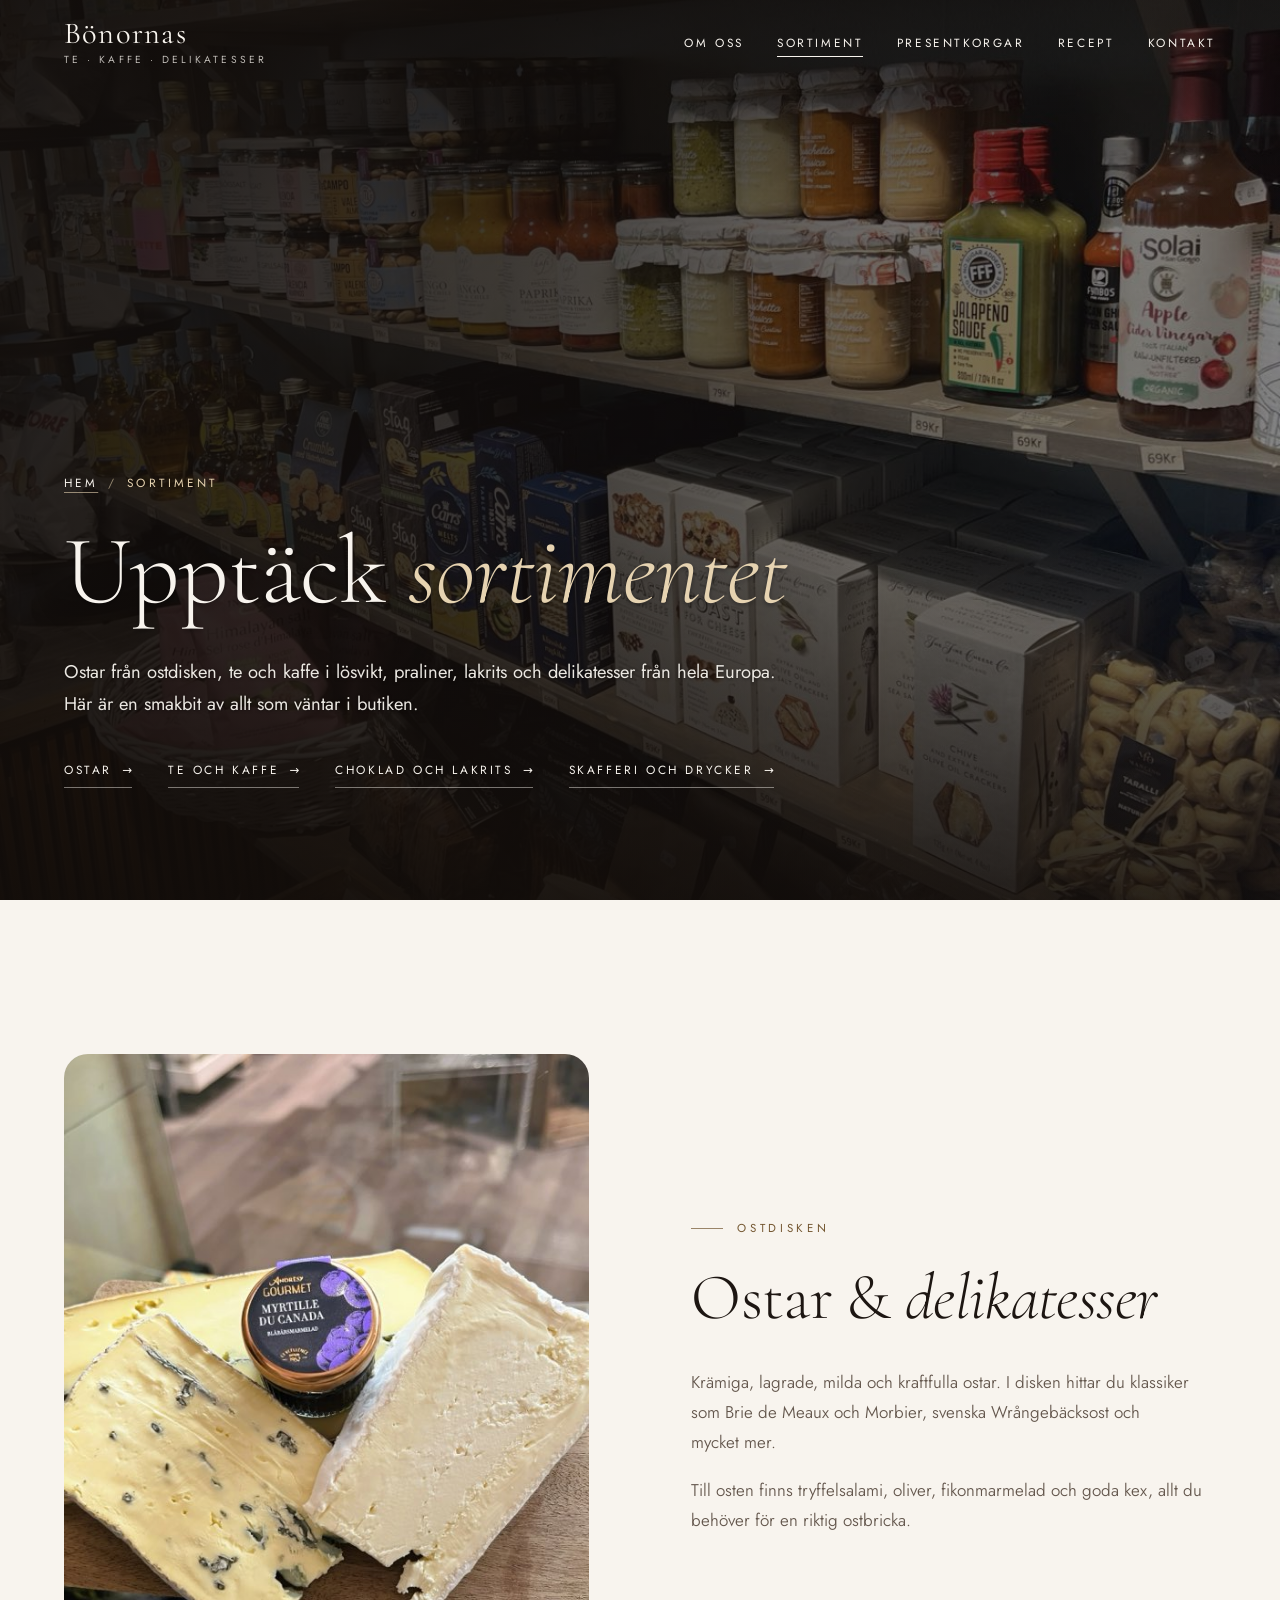
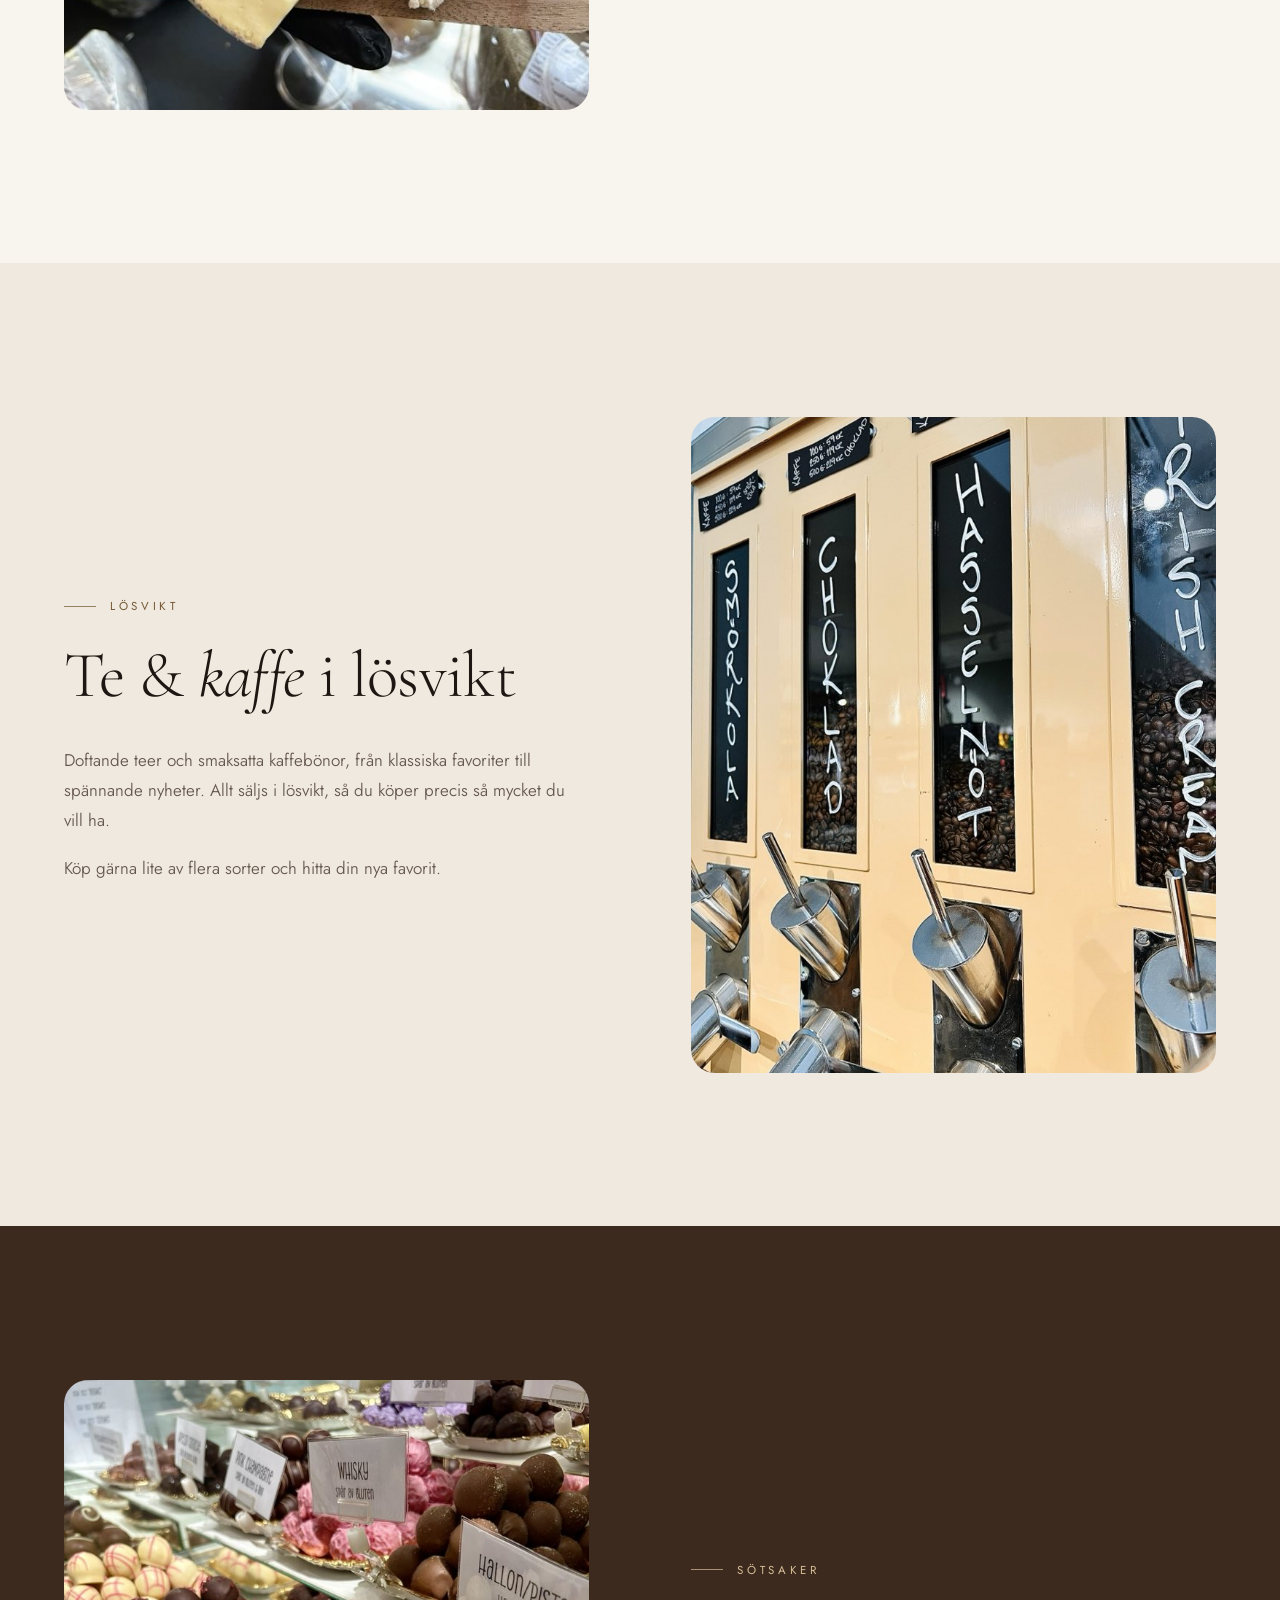
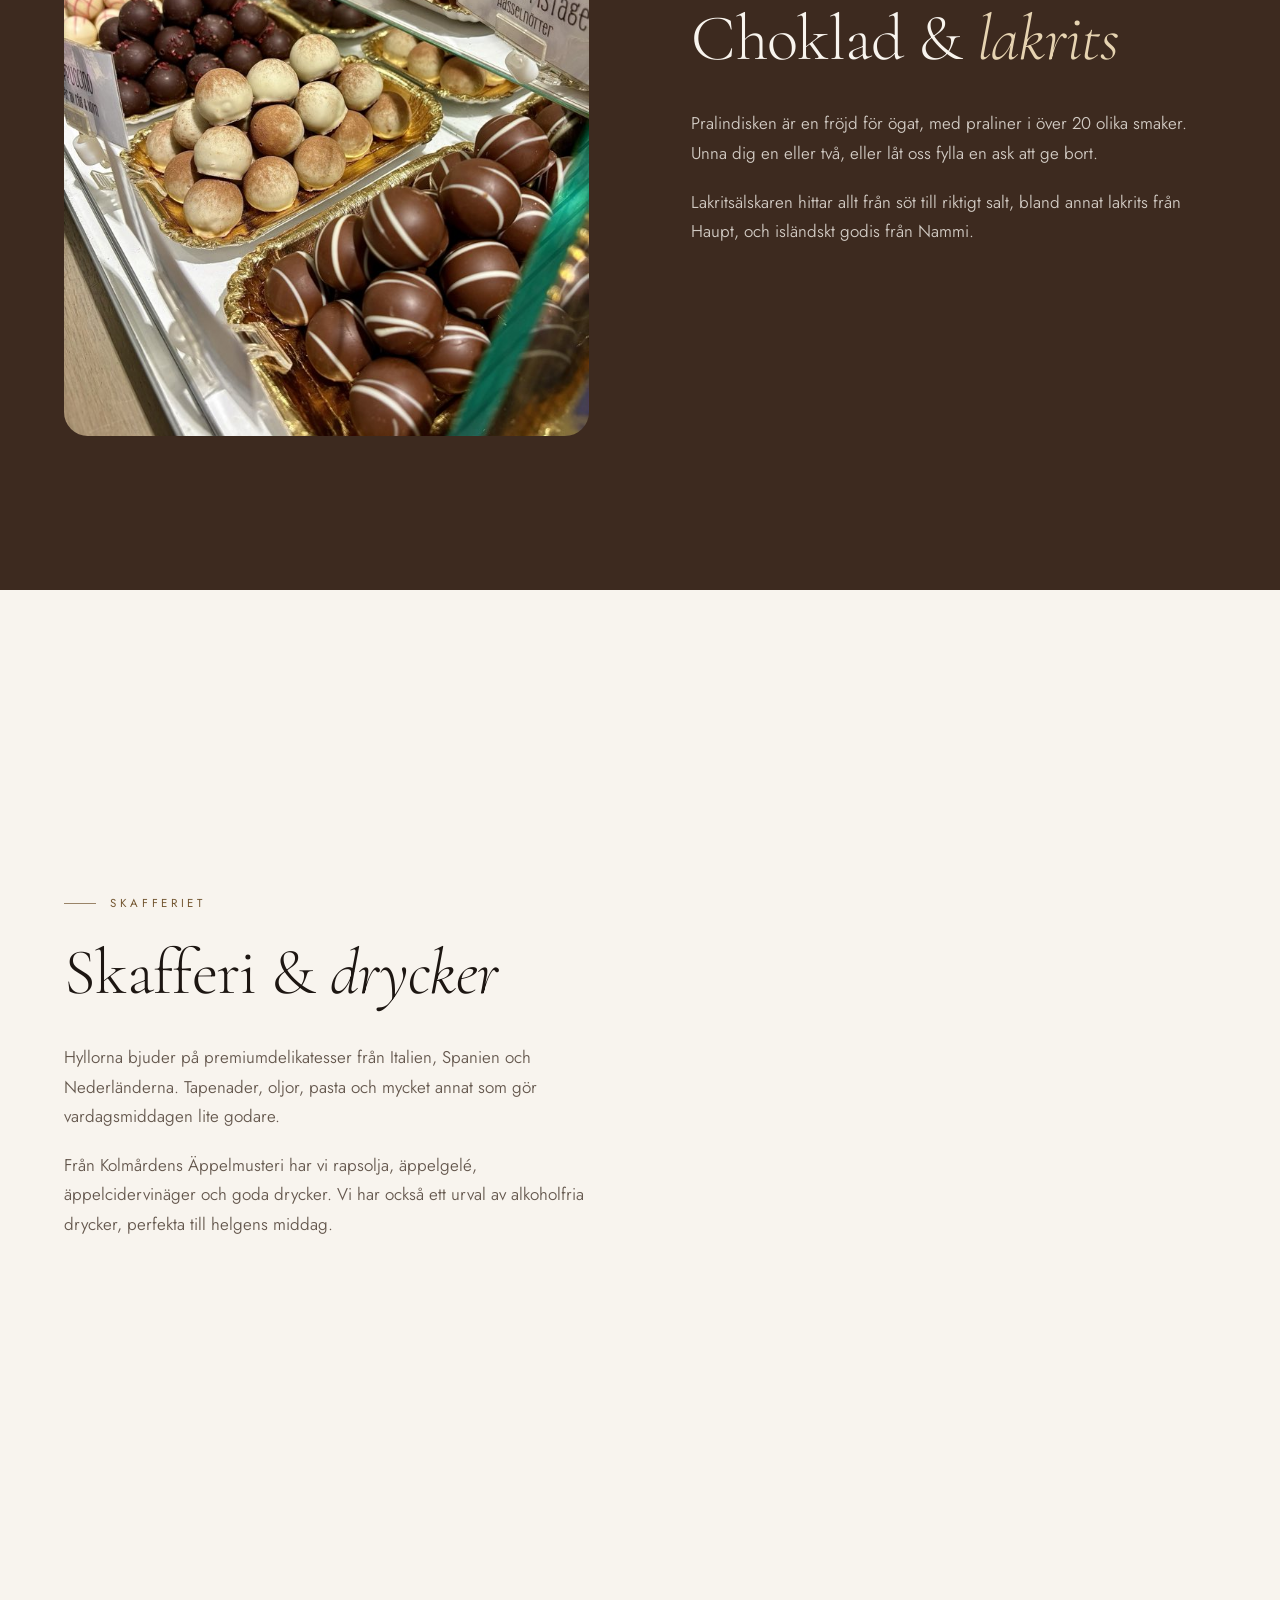
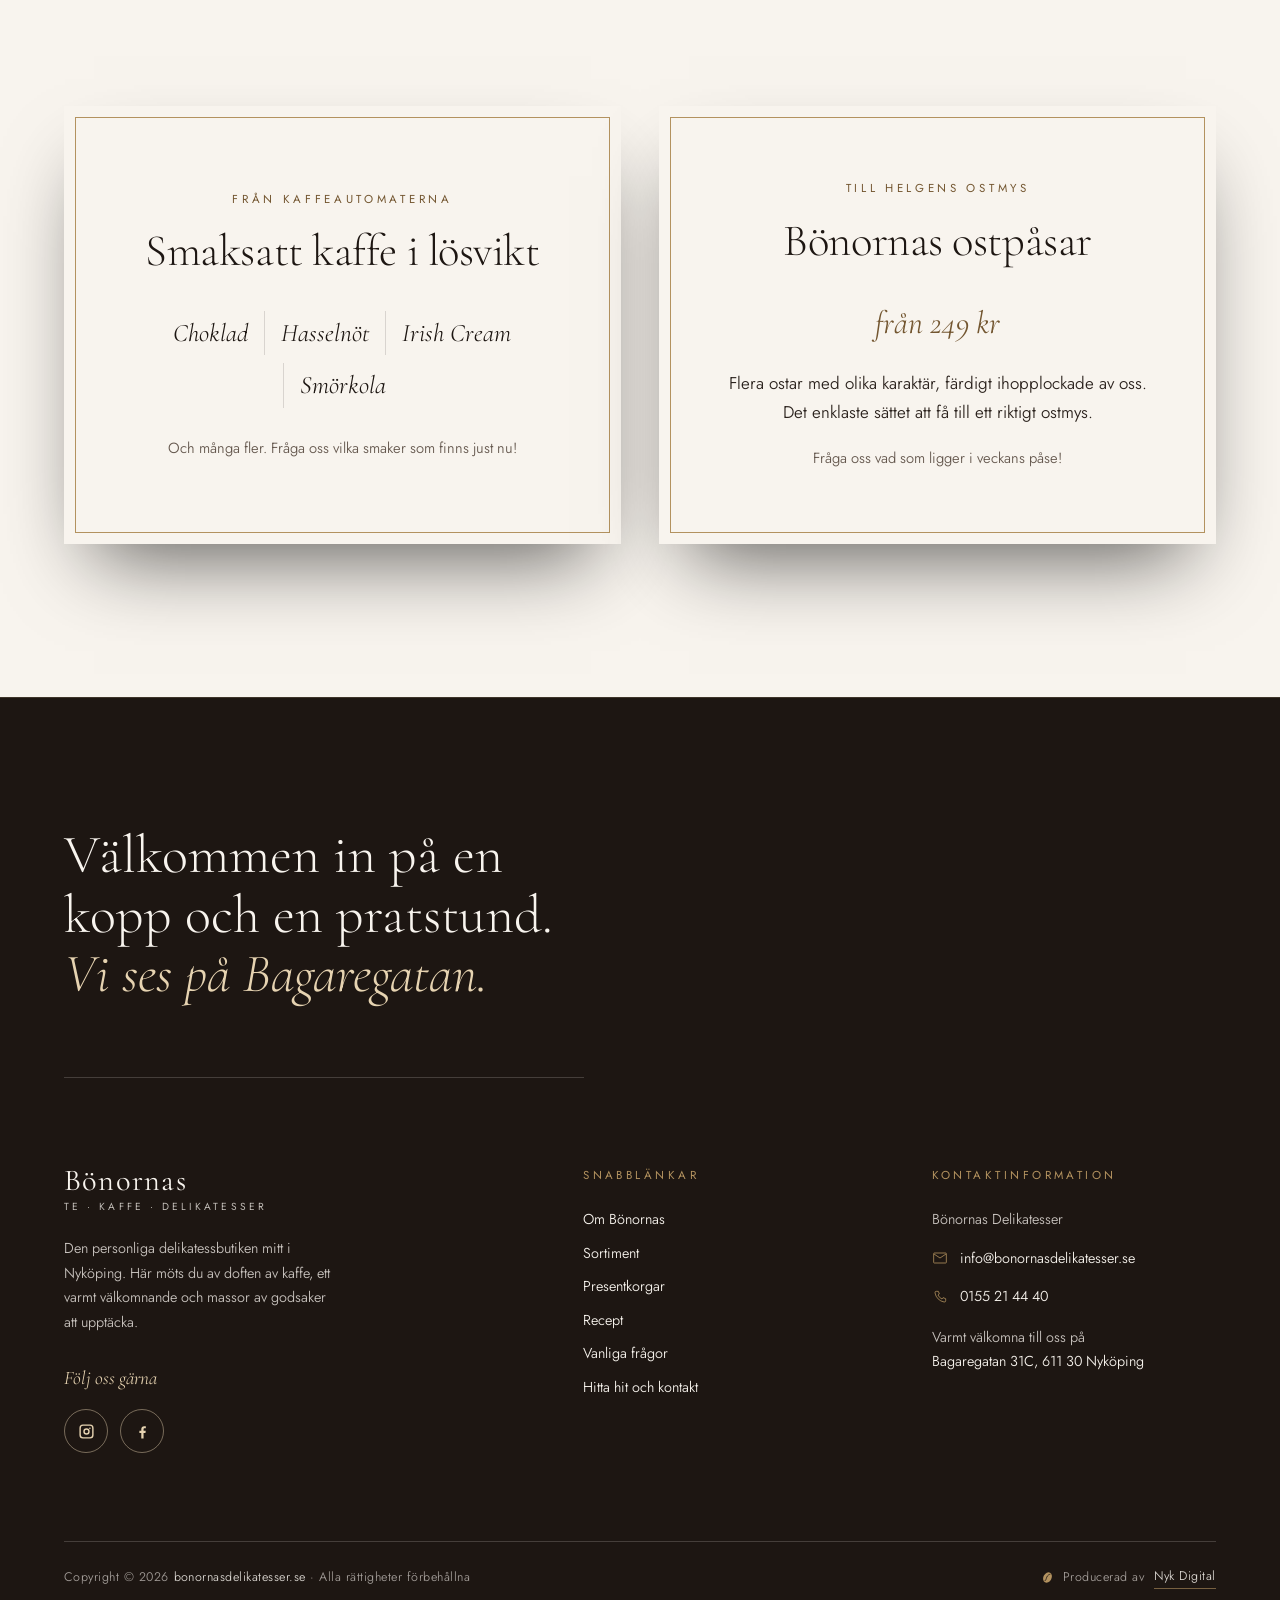
<file: sortiment.html>
<!doctype html>
<html lang="sv">
<head>
  <meta charset="utf-8">
  <meta name="viewport" content="width=device-width, initial-scale=1, viewport-fit=cover">
  <title>Sortiment | Ost, te, kaffe, praliner och lakrits i Nyköping</title>
  <meta name="description" content="Ostar, te och kaffe i lösvikt, praliner i över 20 smaker, lakrits och delikatesser från hela Europa. Upptäck sortimentet hos Bönornas Delikatesser i Nyköping.">
  <link rel="canonical" href="https://bonornasdelikatesser.se/sortiment.html">
  <meta name="robots" content="noindex, nofollow">
  <meta name="theme-color" content="#1d1612">
  <meta name="format-detection" content="telephone=no">

  <meta property="og:type" content="website">
  <meta property="og:locale" content="sv_SE">
  <meta property="og:site_name" content="Bönornas Delikatesser">
  <meta property="og:title" content="Sortiment | Ost, te, kaffe, praliner och lakrits i Nyköping">
  <meta property="og:description" content="Ostar, te och kaffe i lösvikt, praliner i över 20 smaker, lakrits och delikatesser från hela Europa. Upptäck sortimentet hos Bönornas Delikatesser i Nyköping.">
  <meta property="og:url" content="https://bonornasdelikatesser.se/sortiment.html">
  <meta property="og:image" content="https://bonornasdelikatesser.se/images/og-image.jpg">
  <meta property="og:image:width" content="1200">
  <meta property="og:image:height" content="630">
  <meta property="og:image:alt" content="Butiksfasaden till Bönornas Delikatesser på Bagaregatan i Nyköping">
  <meta name="twitter:card" content="summary_large_image">

  <link rel="icon" href="favicon.svg" type="image/svg+xml">
  <link rel="icon" href="favicon-32.png" sizes="32x32" type="image/png">
  <link rel="apple-touch-icon" href="apple-touch-icon.png">
  <link rel="manifest" href="site.webmanifest">

  <link rel="preconnect" href="https://fonts.googleapis.com">
  <link rel="preconnect" href="https://fonts.gstatic.com" crossorigin>
  <link href="https://fonts.googleapis.com/css2?family=Cormorant+Garamond:ital,wght@0,300;0,400;0,500;1,300;1,400&amp;family=Jost:wght@300..500&amp;display=swap" rel="stylesheet">
  <link rel="stylesheet" href="css/style.css?v=32">
  <script type="application/ld+json">
{
  "@context": "https://schema.org",
  "@type": "BreadcrumbList",
  "itemListElement": [
    {
      "@type": "ListItem",
      "position": 1,
      "name": "Startsida",
      "item": "https://bonornasdelikatesser.se/"
    },
    {
      "@type": "ListItem",
      "position": 2,
      "name": "Sortiment",
      "item": "https://bonornasdelikatesser.se/sortiment.html"
    }
  ]
}
  </script>
</head>
<body class="page-sub">
  <a class="skip-link" href="#main">Hoppa till innehållet</a>

  <header class="site-header" id="top">
    <div class="container header-inner">
      <a class="brand" href="./" aria-label="Till startsidan för Bönornas Delikatesser">
        <span class="brand-name">Bönornas</span>
        <span class="brand-sub">Te · Kaffe · Delikatesser</span>
      </a>

      <nav class="site-nav" id="site-nav" aria-label="Huvudmeny">
        <ul>
          <li><a href="om-oss.html">Om oss</a></li>
          <li><a href="sortiment.html" class="is-active" aria-current="page">Sortiment</a></li>
          <li><a href="presentkorgar.html">Presentkorgar</a></li>
          <li><a href="recept.html">Recept</a></li>
          <li><a href="kontakt.html">Kontakt</a></li>
        </ul>
      </nav>

      <button class="nav-toggle" aria-expanded="false" aria-controls="site-nav">
        <span class="nav-toggle-lines" aria-hidden="true"></span><span class="visually-hidden">Meny</span>
      </button>
    </div>
  </header>

  <main id="main">
    <section class="page-hero page-hero-photo" aria-labelledby="page-title">
      <div class="hero-media">
        <img src="images/delikatesser-hylla-1600.jpg" srcset="images/delikatesser-hylla-960.jpg 960w, images/delikatesser-hylla-1600.jpg 1600w" sizes="100vw" width="1600" height="1200" alt="" fetchpriority="high">
      </div>
      <div class="container page-hero-content">
        <nav class="breadcrumb" aria-label="Du är här"><a href="./">Hem</a><span aria-hidden="true">/</span><span aria-current="page">Sortiment</span></nav>
        <h1 id="page-title">Upptäck <em>sortimentet</em></h1>
        <p class="page-lead">Ostar från ostdisken, te och kaffe i lösvikt, praliner, lakrits och delikatesser från hela Europa. Här är en smakbit av allt som väntar i butiken.</p>
        <nav class="page-toc" aria-label="Innehåll på sidan">
          <a href="#ost">Ostar</a>
          <a href="#te-kaffe">Te och kaffe</a>
          <a href="#choklad">Choklad och lakrits</a>
          <a href="#skafferi">Skafferi och drycker</a>
        </nav>
      </div>
    </section>
    <section class="section category" id="ost" aria-labelledby="ost-title">
      <div class="container category-grid">
        <figure class="category-media">
          <img src="images/ostar-delikatesser-960.jpg" srcset="images/ostar-delikatesser-480.jpg 480w, images/ostar-delikatesser-960.jpg 960w, images/ostar-delikatesser-1600.jpg 1600w" sizes="(min-width: 900px) 45vw, 100vw" width="1600" height="1200" loading="lazy" decoding="async" alt="Ostbricka med blåmögelost, vitmögelost och en burk blåbärsmarmelad">
        </figure>
        <div class="category-copy">
          <p class="label">Ostdisken</p>
          <h2 id="ost-title">Ostar &amp; <em>delikatesser</em></h2>
          <p>Krämiga, lagrade, milda och kraftfulla ostar. I disken hittar du klassiker som Brie de Meaux och Morbier, svenska Wrångebäcksost och mycket mer.</p>
          <p>Till osten finns tryffelsalami, oliver, fikonmarmelad och goda kex, allt du behöver för en riktig ostbricka.</p>
        </div>
      </div>
    </section>
    <section class="section category category-reverse category-linen" id="te-kaffe" aria-labelledby="te-kaffe-title">
      <div class="container category-grid">
        <figure class="category-media">
          <img src="images/kaffe-i-losvikt-960.jpg" srcset="images/kaffe-i-losvikt-480.jpg 480w, images/kaffe-i-losvikt-960.jpg 960w, images/kaffe-i-losvikt-1600.jpg 1600w" sizes="(min-width: 900px) 45vw, 100vw" width="1200" height="1600" loading="lazy" decoding="async" alt="Kaffeautomater med smaksatta kaffebönor märkta Choklad, Hasselnöt och Irish Cream">
        </figure>
        <div class="category-copy">
          <p class="label">Lösvikt</p>
          <h2 id="te-kaffe-title">Te &amp; <em>kaffe</em> i lösvikt</h2>
          <p>Doftande teer och smaksatta kaffebönor, från klassiska favoriter till spännande nyheter. Allt säljs i lösvikt, så du köper precis så mycket du vill ha.</p>
          <p>Köp gärna lite av flera sorter och hitta din nya favorit.</p>
        </div>
      </div>
    </section>
    <section class="section category category-dark category-brown" id="choklad" aria-labelledby="choklad-title">
      <div class="container category-grid">
        <figure class="category-media">
          <img src="images/praliner-choklad-960.jpg" srcset="images/praliner-choklad-480.jpg 480w, images/praliner-choklad-960.jpg 960w, images/praliner-choklad-1600.jpg 1600w" sizes="(min-width: 900px) 45vw, 100vw" width="1200" height="1600" loading="lazy" decoding="async" alt="Disk med handgjorda praliner i smaker som whisky samt hallon och pistage">
        </figure>
        <div class="category-copy">
          <p class="label">Sötsaker</p>
          <h2 id="choklad-title">Choklad &amp; <em>lakrits</em></h2>
          <p>Pralindisken är en fröjd för ögat, med praliner i över 20 olika smaker. Unna dig en eller två, eller låt oss fylla en ask att ge bort.</p>
          <p>Lakritsälskaren hittar allt från söt till riktigt salt, bland annat lakrits från Haupt, och isländskt godis från Nammi.</p>
        </div>
      </div>
    </section>
    <section class="section category category-reverse" id="skafferi" aria-labelledby="skafferi-title">
      <div class="container category-grid">
        <figure class="category-media">
          <img src="images/delikatesser-hylla-960.jpg" srcset="images/delikatesser-hylla-480.jpg 480w, images/delikatesser-hylla-960.jpg 960w, images/delikatesser-hylla-1600.jpg 1600w" sizes="(min-width: 900px) 45vw, 100vw" width="1200" height="1600" loading="lazy" decoding="async" alt="Välfyllda hyllor med inlagda grönsaker, oljor, kex och pasta">
        </figure>
        <div class="category-copy">
          <p class="label">Skafferiet</p>
          <h2 id="skafferi-title">Skafferi &amp; <em>drycker</em></h2>
          <p>Hyllorna bjuder på premiumdelikatesser från Italien, Spanien och Nederländerna. Tapenader, oljor, pasta och mycket annat som gör vardagsmiddagen lite godare.</p>
          <p>Från Kolmårdens Äppelmusteri har vi rapsolja, äppelgelé, äppelcidervinäger och goda drycker. Vi har också ett urval av alkoholfria drycker, perfekta till helgens middag.</p>
        </div>
      </div>
    </section>

    <section class="section collection menu-section photo-section" aria-label="Kaffesmaker och ostpåsar">
      <div class="section-bg" aria-hidden="true">
        <img src="images/butiken-bagaregatan-nykoping-1600.jpg" srcset="images/butiken-bagaregatan-nykoping-960.jpg 960w, images/butiken-bagaregatan-nykoping-1600.jpg 1600w" sizes="100vw" alt="" loading="lazy" decoding="async">
      </div>
      <div class="container">
        <div class="menu-cards">
          <aside class="menu-card" aria-labelledby="menu-title">
            <p class="label">Från kaffeautomaterna</p>
            <h3 id="menu-title">Smaksatt kaffe i lösvikt</h3>
            <ul class="menu-list">
              <li>Choklad</li><li>Hasselnöt</li><li>Irish Cream</li><li>Smörkola</li>
            </ul>
            <p class="menu-foot">Och många fler. Fråga oss vilka smaker som finns just nu!</p>
          </aside>
          <aside class="menu-card" aria-labelledby="cheese-title">
            <p class="label">Till helgens ostmys</p>
            <h3 id="cheese-title">Bönornas ostpåsar</h3>
            <p class="menu-price">från 249 kr</p>
            <p class="menu-text">Flera ostar med olika karaktär, färdigt ihopplockade av oss. Det enklaste sättet att få till ett riktigt ostmys.</p>
            <p class="menu-foot">Fråga oss vad som ligger i veckans påse!</p>
          </aside>
        </div>
      </div>
    </section>


  </main>

  <footer class="site-footer">
    <div class="container">
      <p class="footer-welcome">Välkommen in på en kopp och en pratstund. <em>Vi ses på Bagaregatan.</em></p>

      <div class="footer-grid">
        <div class="footer-intro">
          <a class="footer-logo" href="./" aria-label="Till startsidan för Bönornas Delikatesser">
            <span class="brand-name">Bönornas</span>
            <span class="brand-sub">Te · Kaffe · Delikatesser</span>
          </a>
          <p>Den personliga delikatessbutiken mitt i Nyköping. Här möts du av doften av kaffe, ett varmt välkomnande och massor av godsaker att upptäcka.</p>
          <p class="footer-follow">Följ oss gärna</p>
          <ul class="footer-social">
            <li><a href="https://www.instagram.com/bonornasdelikatesser/" rel="noopener" target="_blank" aria-label="Instagram"><svg viewBox="0 0 24 24" width="17" height="17" aria-hidden="true" focusable="false"><path d="M7 2h10a5 5 0 0 1 5 5v10a5 5 0 0 1-5 5H7a5 5 0 0 1-5-5V7a5 5 0 0 1 5-5Zm0 2a3 3 0 0 0-3 3v10a3 3 0 0 0 3 3h10a3 3 0 0 0 3-3V7a3 3 0 0 0-3-3H7Zm5 3.5A4.5 4.5 0 1 1 7.5 12 4.5 4.5 0 0 1 12 7.5Zm0 2A2.5 2.5 0 1 0 14.5 12 2.5 2.5 0 0 0 12 9.5Zm4.8-3.3a1.1 1.1 0 1 1-1.1 1.1 1.1 1.1 0 0 1 1.1-1.1Z" fill="currentColor"/></svg></a></li>
            <li><a href="https://www.facebook.com/bonornasdelikatesser/" rel="noopener" target="_blank" aria-label="Facebook"><svg viewBox="0 0 24 24" width="17" height="17" aria-hidden="true" focusable="false"><path d="M13.5 22v-8h2.7l.4-3.1h-3.1V8.9c0-.9.25-1.5 1.55-1.5h1.65V4.6A22 22 0 0 0 14.3 4.5c-2.4 0-4 1.45-4 4.1v2.3H7.6V14h2.7v8Z" fill="currentColor"/></svg></a></li>
          </ul>
        </div>

        <nav class="footer-col" aria-label="Snabblänkar">
          <p class="footer-label">Snabblänkar</p>
          <ul>
            <li><a href="om-oss.html">Om Bönornas</a></li>
            <li><a href="sortiment.html">Sortiment</a></li>
            <li><a href="presentkorgar.html">Presentkorgar</a></li>
            <li><a href="recept.html">Recept</a></li>
            <li><a href="kontakt.html#faq">Vanliga frågor</a></li>
            <li><a href="kontakt.html">Hitta hit och kontakt</a></li>
          </ul>
        </nav>

        <div class="footer-col">
          <p class="footer-label">Kontaktinformation</p>
          <ul>
            <li>Bönornas Delikatesser</li>
            <li class="footer-row"><svg viewBox="0 0 24 24" width="16" height="16" aria-hidden="true" fill="none" stroke="currentColor" stroke-width="1.2"><rect x="2.5" y="4.5" width="19" height="15" rx="1"/><path d="m3 6 9 6 9-6"/></svg><a href="mailto:info@bonornasdelikatesser.se">info@bonornasdelikatesser.se</a></li>
            <li class="footer-row"><svg viewBox="0 0 24 24" width="16" height="16" aria-hidden="true" fill="none" stroke="currentColor" stroke-width="1.2"><path d="M6.5 3.5h3l1.5 4-2 1.5a12 12 0 0 0 6 6l1.5-2 4 1.5v3a2 2 0 0 1-2.2 2A16.5 16.5 0 0 1 4.5 5.7a2 2 0 0 1 2-2.2Z"/></svg><a href="tel:+46155214440">0155&nbsp;21&nbsp;44&nbsp;40</a></li>
            <li class="footer-address">Varmt välkomna till oss på<br><a href="https://www.google.com/maps/search/?api=1&amp;query=Bagaregatan+31C+611+30+Nyk%C3%B6ping" rel="noopener" target="_blank">Bagaregatan&nbsp;31C, 611&nbsp;30 Nyköping</a></li>
          </ul>
        </div>
      </div>

      <div class="footer-bottom">
        <p>Copyright © <span id="year">2026</span> <a href="./">bonornasdelikatesser.se</a> · Alla rättigheter förbehållna</p>
        <p class="footer-credit"><svg class="footer-bean" viewBox="0 0 48 48" aria-hidden="true"><ellipse cx="24" cy="24" rx="15" ry="20" transform="rotate(28 24 24)" fill="currentColor"/><path d="M15 36c6-5 4-12 9-18s9-6 9-6" fill="none" stroke="var(--ink)" stroke-width="3" stroke-linecap="round"/></svg>Producerad av <a href="https://nykdigital.se" rel="noopener" target="_blank">Nyk Digital</a></p>
      </div>
    </div>
  </footer>

  <script src="js/main.js?v=32" defer></script>
</body>
</html>
</file>
<file: css/style.css>
/* ==========================================================================
   Bönornas Delikatesser
   ========================================================================== */

:root {
  --ink: #1d1612;
  --ink-2: #2a201b;
  --ivory: #f8f4ee;
  --linen: #f0e9df;
  --roast: #3d2a1f;
  --text: #2b221d;
  --muted: #64574d;
  --gold: #b3925f;
  --gold-text: #735630;
  --line: rgb(29 22 18 / 14%);
  --line-light: rgb(248 244 238 / 18%);

  --serif: "Cormorant Garamond", Georgia, "Times New Roman", serif;
  --sans: "Jost", system-ui, -apple-system, "Segoe UI", Roboto, sans-serif;

  --header-h: 84px;
  --gutter: clamp(20px, 5vw, 64px);
  --section-y: clamp(88px, 12vw, 168px);
  --ease: cubic-bezier(.22, .61, .36, 1);
}

/* ---------- Bas ---------- */
*, *::before, *::after { box-sizing: border-box; }
html {
  scroll-behavior: smooth;
  scroll-padding-top: calc(var(--header-h) - 8px);
  -webkit-text-size-adjust: 100%;
  text-size-adjust: 100%;
}
body {
  margin: 0;
  font-family: var(--sans);
  font-weight: 350;
  font-size: clamp(1rem, .96rem + .2vw, 1.0625rem);
  line-height: 1.75;
  color: var(--text);
  background: var(--ivory);
  -webkit-font-smoothing: antialiased;
  overflow-x: hidden;
}
img { display: block; max-width: 100%; height: auto; }
a { color: inherit; text-underline-offset: 4px; text-decoration-thickness: 1px; }
strong { font-weight: 500; }
figure { margin: 0; }
address { font-style: normal; }
p { margin: 0 0 1.1em; text-wrap: pretty; }

h1, h2, h3 {
  font-family: var(--serif);
  font-weight: 300;
  line-height: 1.05;
  letter-spacing: -0.01em;
  margin: 0 0 .55em;
  text-wrap: balance;
  color: var(--ink);
}
h1 { font-size: clamp(3rem, 1.6rem + 5.6vw, 6.4rem); }
h2 { font-size: clamp(2.4rem, 1.5rem + 3.2vw, 4.2rem); }
h3 { font-size: clamp(1.6rem, 1.4rem + .6vw, 2rem); font-weight: 400; }
h1 em, h2 em { font-style: italic; font-weight: 300; }

:focus-visible { outline: 1px solid var(--gold); outline-offset: 4px; }

.container { width: min(1240px, 100% - 2 * var(--gutter)); margin-inline: auto; }
.visually-hidden { position: absolute !important; width: 1px; height: 1px; overflow: hidden; clip: rect(0 0 0 0); white-space: nowrap; }
.skip-link { position: absolute; left: 16px; top: -100px; z-index: 100; background: var(--ink); color: var(--ivory); padding: 10px 16px; }
.skip-link:focus { top: 12px; }

.label {
  display: inline-flex; align-items: center; gap: 14px;
  font-family: var(--sans); font-size: .72rem; font-weight: 400;
  letter-spacing: .32em; text-transform: uppercase; color: var(--gold-text);
  margin-bottom: 1.6rem;
}
.label::before { content: ""; width: 32px; height: 1px; background: currentColor; opacity: .7; }
.label-light { color: #d6bf97; }

/* ---------- Knappar ---------- */
.btn {
  display: inline-flex; align-items: center; justify-content: center;
  min-height: 52px; padding: 0 32px;
  font: 400 .76rem/1 var(--sans); letter-spacing: .24em; text-transform: uppercase;
  color: var(--ivory); background: var(--ink);
  border: 1px solid var(--ink); border-radius: 0;
  text-decoration: none; cursor: pointer;
  transition: background-color .4s var(--ease), color .4s var(--ease), border-color .4s var(--ease);
}
.btn:hover { background: transparent; color: var(--ink); }
.btn-light { background: var(--ivory); color: var(--ink); border-color: var(--ivory); }
.btn-light:hover { background: transparent; color: var(--ivory); }
.btn-outline-light { background: transparent; color: var(--ivory); border-color: rgb(248 244 238 / 55%); }
.btn-outline-light:hover { background: var(--ivory); color: var(--ink); border-color: var(--ivory); }

/* ---------- Sidhuvud ---------- */
.site-header {
  position: fixed; inset: 0 0 auto; z-index: 50;
  color: var(--ivory);
  transition: background-color .5s var(--ease), color .5s var(--ease), box-shadow .5s var(--ease);
}
.site-header.is-scrolled, .site-header.menu-open {
  background: var(--ivory); color: var(--ink);
  box-shadow: 0 1px 0 var(--line);
}
.header-inner { display: flex; align-items: center; justify-content: space-between; height: var(--header-h); gap: 24px; }

.brand, .footer-logo { display: inline-grid; justify-items: start; text-decoration: none; color: inherit; line-height: 1; }
.brand-name { font-family: var(--serif); font-weight: 400; font-size: 1.9rem; letter-spacing: .04em; }
.brand-sub { margin-top: 6px; font-size: .64rem; font-weight: 400; letter-spacing: .3em; text-transform: uppercase; opacity: .75; }

.site-nav ul { list-style: none; margin: 0; padding: 0; display: flex; gap: clamp(20px, 2.6vw, 40px); }
.site-nav a {
  position: relative; text-decoration: none;
  font-size: .74rem; font-weight: 400; letter-spacing: .22em; text-transform: uppercase;
  padding: 8px 0;
}
.site-nav a::after {
  content: ""; position: absolute; left: 0; right: 0; bottom: 2px; height: 1px; background: currentColor;
  transform: scaleX(0); transform-origin: right; transition: transform .5s var(--ease);
}
.site-nav a:hover::after, .site-nav a.is-active::after { transform: scaleX(1); transform-origin: left; }

.nav-toggle { display: none; width: 48px; height: 48px; margin-right: -12px; padding: 0; border: 0; background: none; color: inherit; cursor: pointer; }
.nav-toggle-lines, .nav-toggle-lines::before { display: block; width: 26px; height: 1px; margin: 0 auto; background: currentColor; transition: transform .4s var(--ease); }
.nav-toggle-lines { position: relative; transform: translateY(-4px); }
.nav-toggle-lines::before { content: ""; position: absolute; left: 0; top: 8px; }
.nav-toggle[aria-expanded="true"] .nav-toggle-lines { transform: translateY(0) rotate(45deg); }
.nav-toggle[aria-expanded="true"] .nav-toggle-lines::before { transform: translateY(-8px) rotate(-90deg); }

@media (max-width: 960px) {
  .nav-toggle { display: block; }
  .site-nav {
    position: fixed; inset: var(--header-h) 0 0; background: var(--ivory); color: var(--ink);
    display: flex; align-items: center; justify-content: center;
    opacity: 0; visibility: hidden; transition: opacity .5s var(--ease), visibility 0s .5s;
  }
  .site-nav.is-open { opacity: 1; visibility: visible; transition: opacity .5s var(--ease); }
  .site-nav ul { flex-direction: column; align-items: center; gap: 10px; }
  .site-nav a { font-family: var(--serif); font-size: 2.2rem; letter-spacing: .01em; text-transform: none; font-weight: 300; }
}

/* ---------- Hero ---------- */
.hero {
  position: relative; isolation: isolate; overflow: hidden;
  min-height: max(640px, 100svh);
  display: flex; flex-direction: column; justify-content: flex-end;
  color: var(--ivory);
  padding: calc(var(--header-h) + 48px) 0 0;
}
.hero-media { position: absolute; inset: 0; z-index: -1; }
.hero-media img { width: 100%; height: 100%; object-fit: cover; object-position: 50% 60%; }
.hero-media::after {
  content: ""; position: absolute; inset: 0;
  background:
    linear-gradient(90deg, rgb(18 13 10 / 82%) 0%, rgb(18 13 10 / 62%) 40%, rgb(18 13 10 / 25%) 75%, rgb(18 13 10 / 15%) 100%),
    linear-gradient(180deg, rgb(18 13 10 / 50%) 0%, rgb(18 13 10 / 0%) 25%, rgb(18 13 10 / 0%) 60%, rgb(18 13 10 / 75%) 100%),
    rgb(18 13 10 / 22%);
}
.hero h1, .hero-lead, .hero .label { text-shadow: 0 1px 2px rgb(0 0 0 / 30%); }
@media (max-width: 760px) {
  .hero-media::after {
    background:
      linear-gradient(180deg, rgb(18 13 10 / 55%) 0%, rgb(18 13 10 / 45%) 35%, rgb(18 13 10 / 75%) 70%, rgb(18 13 10 / 90%) 100%);
  }
}

.hero-content { padding-bottom: clamp(56px, 8vw, 104px); }
.hero h1 { color: var(--ivory); max-width: 14ch; margin-bottom: .4em; }
.hero h1 em { color: #e6d3b1; }
.hero-lead { max-width: 36em; font-size: clamp(1.02rem, .98rem + .3vw, 1.18rem); color: rgb(248 244 238 / 88%); margin-bottom: 2.4rem; }
.hero-actions { display: flex; flex-wrap: wrap; gap: 14px; }
.hero-address {
  position: relative; margin: 0 auto; padding: 22px 0 26px;
  border-top: 1px solid var(--line-light);
  font-size: .7rem; letter-spacing: .3em; text-transform: uppercase; color: rgb(248 244 238 / 70%);
}

.hero-content > * { opacity: 0; animation: fadeUp 1.2s var(--ease) forwards; }
.hero-content > :nth-child(1) { animation-delay: .2s; }
.hero-content > :nth-child(2) { animation-delay: .35s; }
.hero-content > :nth-child(3) { animation-delay: .55s; }
.hero-content > :nth-child(4) { animation-delay: .7s; }
@keyframes fadeUp { from { opacity: 0; transform: translateY(18px); } to { opacity: 1; transform: none; } }

@media (max-width: 560px) {
  .hero-actions .btn { flex: 1 1 100%; }
  .hero-address { letter-spacing: .2em; font-size: .64rem; }
}

/* ---------- Sektioner ---------- */
.section { padding: var(--section-y) 0; }
.section-head { max-width: 680px; margin: 0 auto clamp(56px, 7vw, 96px); text-align: center; }
.section-head .label { justify-content: center; }
.section-head > p:last-child { color: var(--muted); margin: 0; }
.section-head-left { text-align: left; margin-inline: 0; }
.section-head-left .label { justify-content: flex-start; }

/* Om */
.intro-grid { display: grid; grid-template-columns: 5fr 6fr; gap: clamp(48px, 8vw, 128px); align-items: center; }
.intro-media { position: relative; }
.intro-media img { width: 100%; aspect-ratio: 4 / 5; object-fit: cover; }
.intro-copy > p { color: var(--muted); max-width: 34em; }
.pillars { margin: 48px 0 0; display: grid; grid-template-columns: repeat(3, 1fr); gap: 28px; }
.pillars div { padding-top: 20px; border-top: 1px solid var(--line); }
.pillars dt { font-family: var(--serif); font-size: 1.35rem; font-weight: 400; color: var(--ink); line-height: 1.2; margin-bottom: 6px; }
.pillars dd { margin: 0; font-size: .92rem; color: var(--muted); }
@media (max-width: 900px) {
  .intro-grid { grid-template-columns: 1fr; }
}
@media (max-width: 600px) { .pillars { grid-template-columns: 1fr; gap: 0; } .pillars div { padding: 18px 0; } }

/* Sortiment */
.collection { background: var(--linen); }
.collection-grid { display: grid; grid-template-columns: repeat(3, 1fr); gap: clamp(28px, 4vw, 56px); }
.item-media { overflow: hidden; margin-bottom: 28px; }
.item-media img { width: 100%; aspect-ratio: 3 / 4; object-fit: cover; transition: transform .9s var(--ease); }
.item:hover .item-media img { transform: scale(1.04); }
.item-index { font-family: var(--serif); font-style: italic; font-size: 1.1rem; color: var(--gold-text); margin: 0 0 6px; }
.item h3 { margin-bottom: .45em; }
.item p:last-child { color: var(--muted); margin: 0; font-size: .97rem; }
.collection-grid .item:nth-child(2) { margin-top: clamp(0px, 6vw, 72px); }
@media (max-width: 900px) {
  .collection-grid { grid-template-columns: 1fr; gap: 64px; max-width: 560px; margin-inline: auto; }
  .collection-grid .item:nth-child(2) { margin-top: 0; }
  .item-media img { aspect-ratio: 4 / 3; }
}

/* Menykort: kaffesmaker */
.menu-cards { display: grid; grid-template-columns: 1fr 1fr; gap: clamp(20px, 3vw, 40px); margin-top: clamp(80px, 10vw, 128px); }
.menu-card { display: flex; flex-direction: column; align-items: center; justify-content: center;
  position: relative; max-width: none; margin: 0;
  padding: clamp(44px, 6vw, 72px) clamp(24px, 5vw, 64px);
  text-align: center; background: var(--ivory);
  outline: 1px solid var(--gold); outline-offset: -12px;
}
.menu-card .label { justify-content: center; margin-bottom: 1.2rem; }
.menu-card .label::before { display: none; }
.menu-card h3 { font-size: clamp(2rem, 1.5rem + 1.8vw, 2.8rem); font-weight: 300; margin-bottom: .8em; }
.menu-list {
  list-style: none; margin: 0 auto 28px; padding: 0;
  display: flex; flex-wrap: wrap; justify-content: center; gap: 8px 0;
  font-family: var(--serif); font-style: italic; font-size: clamp(1.35rem, 1.15rem + .8vw, 1.75rem); color: var(--ink);
}
.menu-list li { padding: 0 22px; }
.menu-list li + li { border-left: 1px solid var(--line); }
.menu-foot { margin: 0; font-size: .92rem; color: var(--muted); }
@media (max-width: 520px) {
  .menu-list { flex-direction: column; }
  .menu-list li + li { border-left: 0; }
}

/* Citat */
.statement { padding: clamp(96px, 13vw, 176px) 0; text-align: center; }
.statement blockquote { margin: 0; }
.statement blockquote p {
  margin: 0 auto; max-width: 16ch;
  font-family: var(--serif); font-style: italic; font-weight: 300;
  font-size: clamp(2.4rem, 1.4rem + 4vw, 5rem); line-height: 1.08; color: var(--ink);
}
.statement blockquote::before, .statement blockquote::after {
  content: ""; display: block; width: 1px; height: 56px; margin: 0 auto 40px; background: var(--gold);
}
.statement blockquote::after { margin: 40px auto 0; }

/* Presentkorgar */
.gifts { background: var(--ink); color: rgb(248 244 238 / 82%); }
.gifts h2 { color: var(--ivory); }
.gifts h2 em { color: #e6d3b1; }
.gifts-grid { display: grid; grid-template-columns: 5fr 6fr; gap: clamp(48px, 8vw, 128px); align-items: center; }
.gifts-media img { width: 100%; aspect-ratio: 4 / 5; object-fit: cover; }
.steps { list-style: none; margin: 40px 0 48px; padding: 0; border-top: 1px solid var(--line-light); }
.steps li { display: grid; grid-template-columns: 56px 1fr; padding: 20px 0; border-bottom: 1px solid var(--line-light); }
.step-index { font-family: var(--serif); font-style: italic; font-size: 1.25rem; color: var(--gold); line-height: 1.5; }
.steps strong { display: block; font-family: var(--serif); font-size: 1.35rem; font-weight: 400; color: var(--ivory); line-height: 1.3; }
.steps div { font-size: .95rem; }
@media (max-width: 900px) { .gifts-grid { grid-template-columns: 1fr; } .gifts-media img { aspect-ratio: 4 / 3; } }

/* Galleri */
.gallery { display: grid; grid-template-columns: repeat(4, 1fr); gap: clamp(10px, 1.6vw, 24px); align-items: start; }
.gallery img { width: 100%; aspect-ratio: 3 / 4; object-fit: cover; }
.gallery img:nth-child(even) { margin-top: clamp(24px, 5vw, 72px); }
.gallery-note { text-align: center; margin: 56px 0 0; color: var(--muted); font-size: .95rem; }
@media (max-width: 760px) { .gallery { grid-template-columns: repeat(2, 1fr); } }

/* FAQ */
.faq { background: var(--linen); }
.faq-grid { display: grid; grid-template-columns: 4fr 7fr; gap: clamp(40px, 8vw, 128px); align-items: start; }
.faq .section-head > p:last-child a { color: var(--ink); }
.faq-list { border-top: 1px solid var(--line); }
.faq details { border-bottom: 1px solid var(--line); }
.faq summary {
  position: relative; list-style: none; cursor: pointer;
  padding: 28px 56px 28px 0;
  font-family: var(--serif); font-size: clamp(1.3rem, 1.15rem + .5vw, 1.6rem); font-weight: 400; line-height: 1.3; color: var(--ink);
}
.faq summary::-webkit-details-marker { display: none; }
.faq summary::before, .faq summary::after {
  content: ""; position: absolute; right: 4px; top: 50%; width: 18px; height: 1px; background: var(--ink);
  transition: transform .5s var(--ease);
}
.faq summary::after { transform: rotate(90deg); }
.faq details[open] summary::after { transform: rotate(0); }
.faq details p { color: var(--muted); max-width: 40em; margin: -8px 0 28px; }
@media (max-width: 900px) { .faq-grid { grid-template-columns: 1fr; } .faq .section-head { margin-bottom: 0; } }

/* Besök */
.visit-grid { display: grid; grid-template-columns: 5fr 6fr; gap: clamp(40px, 7vw, 112px); align-items: stretch; }
.info-list { margin: 8px 0 44px; border-top: 1px solid var(--line); }
.info-list div { display: grid; grid-template-columns: 130px 1fr; gap: 16px; padding: 18px 0; border-bottom: 1px solid var(--line); }
.info-list dt { font-weight: 400; font-size: .72rem; letter-spacing: .26em; text-transform: uppercase; color: var(--gold-text); padding-top: 5px; }
.info-list dd { margin: 0; color: var(--text); }
.info-list a { word-break: break-word; }
.map { min-height: 460px; background: var(--linen); }
.map iframe { display: block; width: 100%; height: 100%; min-height: 460px; border: 0; filter: grayscale(.6) sepia(.15); }
.map-consent {
  width: 100%; height: 100%; min-height: 460px; border: 0; cursor: pointer;
  display: grid; place-content: center; gap: 10px; text-align: center;
  background: var(--linen); color: var(--ink); font: inherit;
  outline: 1px solid var(--line); outline-offset: -14px;
  transition: background-color .5s var(--ease);
}
.map-consent:hover { background: #e9e0d3; }
.map-title { font-family: var(--serif); font-size: 2rem; font-weight: 300; }
.map-sub { font-size: .72rem; letter-spacing: .24em; text-transform: uppercase; color: var(--muted); }
@media (max-width: 900px) { .visit-grid { grid-template-columns: 1fr; } .map, .map iframe, .map-consent { min-height: 340px; } }
@media (max-width: 460px) { .info-list div { grid-template-columns: 1fr; gap: 4px; } }

/* Kontakt */
.contact { background: var(--linen); }
.contact-grid { display: grid; grid-template-columns: 5fr 6fr; gap: clamp(40px, 7vw, 112px); align-items: start; }
.contact-form { display: grid; grid-template-columns: 1fr 1fr; gap: 36px 32px; }
.field { display: grid; gap: 4px; }
.field-full { grid-column: 1 / -1; }
.field label { font-size: .72rem; font-weight: 400; letter-spacing: .26em; text-transform: uppercase; color: var(--gold-text); }
.field input, .field select, .field textarea {
  width: 100%; min-height: 48px; padding: 10px 0;
  font: 300 16px/1.6 var(--sans); color: var(--ink);
  background: transparent; border: 0; border-bottom: 1px solid rgb(29 22 18 / 30%); border-radius: 0;
  -webkit-appearance: none; appearance: none;
  transition: border-color .4s var(--ease);
}
.field select {
  background-image: linear-gradient(45deg, transparent 50%, var(--ink) 50%), linear-gradient(135deg, var(--ink) 50%, transparent 50%);
  background-position: calc(100% - 10px) 55%, calc(100% - 5px) 55%; background-size: 5px 5px; background-repeat: no-repeat;
  padding-right: 28px;
}
.field textarea { resize: vertical; min-height: 120px; }
.field input:focus, .field select:focus, .field textarea:focus { outline: none; border-bottom-color: var(--ink); }
.field [aria-invalid="true"] { border-bottom-color: #9b2c20; }
.form-foot { display: flex; align-items: center; justify-content: space-between; gap: 20px 32px; flex-wrap: wrap; }
.form-note { margin: 0; max-width: 30em; font-size: .85rem; color: var(--muted); }
.form-status { margin: 0; }
.form-status:empty { display: none; }
.form-status.is-error { color: #9b2c20; }
.form-status.is-ok { color: #4f5d3f; }
@media (max-width: 900px) { .contact-grid { grid-template-columns: 1fr; } }
@media (max-width: 560px) { .contact-form { grid-template-columns: 1fr; } .form-foot .btn { width: 100%; } }

/* ---------- Sidfot ---------- */
.site-footer {
  background: var(--ink); color: rgb(248 244 238 / 78%);
  padding: clamp(80px, 10vw, 128px) 0 clamp(36px, 4vw, 48px);
  font-size: .9rem; line-height: 1.7;
}
.site-footer a { color: var(--ivory); text-decoration: none; transition: color .4s var(--ease); }
.site-footer a:hover { color: #e6d3b1; }
.site-footer ul { list-style: none; margin: 0; padding: 0; }

.footer-welcome {
  margin: 0 0 clamp(56px, 7vw, 88px); padding-bottom: clamp(48px, 6vw, 72px);
  border-bottom: 1px solid var(--line-light);
  font-family: var(--serif); font-weight: 300; line-height: 1.1;
  font-size: clamp(2rem, 1.3rem + 2.6vw, 3.6rem); color: var(--ivory); max-width: 20ch;
}
.footer-welcome em { font-style: italic; color: #e6d3b1; }

.footer-grid { display: grid; grid-template-columns: minmax(0, 1.6fr) minmax(0, 1fr) minmax(0, 1fr); gap: 48px 64px; }
.footer-logo { margin-bottom: 24px; color: var(--ivory); }
.footer-intro > p { max-width: 36ch; }
.footer-follow { margin: 28px 0 14px !important; font-family: var(--serif); font-style: italic; font-size: 1.2rem; color: #e6d3b1; }
.footer-social { display: flex; gap: 12px; }
.footer-social a {
  display: grid; place-items: center; width: 44px; height: 44px; border-radius: 50%;
  border: 1px solid rgb(230 211 177 / 45%); color: #e6d3b1;
  transition: background-color .4s var(--ease), color .4s var(--ease), border-color .4s var(--ease);
}
.footer-social a:hover { background: #e6d3b1; border-color: #e6d3b1; color: var(--ink); }

.footer-label { margin: 0 0 22px; font-weight: 400; font-size: .72rem; letter-spacing: .3em; text-transform: uppercase; color: var(--gold); }
.footer-col li + li { margin-top: 9px; }
.footer-row { display: flex; align-items: center; gap: 12px; }
.footer-col li.footer-row { margin-top: 14px; }
.footer-row svg { flex: none; color: var(--gold); }
.footer-address { margin-top: 16px !important; }
.footer-col a { background: linear-gradient(currentColor, currentColor) 0 100% / 0 1px no-repeat; transition: background-size .5s var(--ease), color .4s var(--ease); }
.footer-col a:hover { background-size: 100% 1px; }

.footer-bottom {
  display: flex; justify-content: space-between; align-items: center; flex-wrap: wrap; gap: 14px 32px;
  margin-top: clamp(56px, 7vw, 88px); padding-top: 24px; border-top: 1px solid var(--line-light);
  font-size: .78rem; letter-spacing: .04em; color: rgb(248 244 238 / 60%);
}
.footer-bottom p { margin: 0; }
.footer-bottom a { color: rgb(248 244 238 / 85%); }
.footer-credit { display: inline-flex; align-items: center; gap: 9px; }
.footer-credit a { border-bottom: 1px solid rgb(179 146 95 / 60%); padding-bottom: 1px; }
.footer-bean { width: 13px; height: 13px; flex: none; color: var(--gold); transition: transform .6s var(--ease); }
.footer-credit:hover .footer-bean { transform: rotate(-24deg); }

@media (max-width: 900px) { .footer-grid { grid-template-columns: 1fr 1fr; } .footer-intro { grid-column: 1 / -1; } }
@media (max-width: 560px) { .footer-grid { grid-template-columns: 1fr; } .footer-bottom { flex-direction: column; align-items: flex-start; } }

/* ---------- Mjuka in-animationer ---------- */
.reveal { opacity: 0; transform: translateY(16px); transition: opacity .8s var(--ease), transform .8s var(--ease); }
.reveal.is-visible { opacity: 1; transform: none; }

@media (prefers-reduced-motion: reduce) {
  html { scroll-behavior: auto; }
  *, *::before, *::after { animation: none !important; transition-duration: .01ms !important; }
  .hero-content > * { opacity: 1; }
  .reveal { opacity: 1; transform: none; }
}

@media print {
  .site-header, .hero-actions, .map, .contact-form, .gallery { display: none !important; }
  .hero { min-height: 0; color: #000; }
  .hero-media { display: none; }
  .hero h1, .gifts h2 { color: #000; }
  .gifts { background: #fff; color: #000; }
}

/* Jämna radbrytningar i ingresser */
.section-head > p:last-child { text-wrap: balance; max-width: 34em; margin-inline: auto; font-size: clamp(1.02rem, .98rem + .25vw, 1.15rem); }
.section-head-left > p:last-child { margin-inline: 0; }

@media (max-width: 960px) {
  .site-header.is-scrolled, .site-header.menu-open { background: var(--ivory); }
}

/* Läsbarhet och snygga radbrytningar */
.hero h1 { max-width: none; }
.hero h1 em { display: block; }
.hero-lead { font-weight: 400; }
h1, h2, h3, .hero h1 em, .statement blockquote p, .footer-welcome, .menu-card h3, .steps strong, .pillars dt { text-wrap: balance; }
p, li, dd, summary { text-wrap: pretty; }
.statement blockquote p { max-width: 18ch; }
.info-list a, .footer-col a { overflow-wrap: anywhere; }
.faq summary, .steps div { text-wrap: balance; }
@media (max-width: 560px) {
  .hero h1 { font-size: clamp(2.1rem, 9.6vw, 3rem); }
  h2 { font-size: clamp(2.1rem, 9vw, 2.6rem); }
  .label { letter-spacing: .24em; gap: 10px; }
  .label::before { width: 22px; }
}
.hero-lead { max-width: 44em; }
@media (max-width: 760px) { .br-desktop { display: none; } }

.menu-cards .menu-list { font-size: clamp(1.3rem, 1.1rem + .6vw, 1.6rem); }
.menu-cards .menu-list li { padding: 0 16px; }
.menu-price { margin: -6px 0 18px; font-family: var(--serif); font-style: italic; font-size: clamp(1.5rem, 1.2rem + 1vw, 2rem); color: var(--gold-text); }
.menu-text { max-width: 26em; margin: 0 auto 18px; color: var(--text); }
@media (max-width: 900px) { .menu-cards { grid-template-columns: 1fr; } }
@media (max-width: 520px) { .menu-cards .menu-list { flex-direction: column; } }

/* Leverantörer */
.sources { margin-top: clamp(64px, 8vw, 104px); }
.sources .label { justify-content: center; }
.sources .label::before { display: none; }
.sources-list {
  list-style: none; margin: 0 auto; padding: 0; max-width: 980px;
  display: flex; flex-wrap: wrap; justify-content: center; gap: 12px 0;
  font-family: var(--serif); font-size: clamp(1.15rem, 1rem + .5vw, 1.4rem); color: var(--ink);
}
.sources-list li { padding: 0 22px; }
.sources-list li + li { border-left: 1px solid var(--line); }
@media (max-width: 640px) {
  .sources-list { flex-direction: column; gap: 10px; }
  .sources-list li + li { border-left: 0; }
}

/* Människan bakom butiken */
.story {
  display: grid; grid-template-columns: 6fr 5fr; gap: clamp(48px, 8vw, 128px); align-items: start;
  margin-top: clamp(96px, 12vw, 168px); padding-top: clamp(64px, 8vw, 104px); border-top: 1px solid var(--line);
}
.story-copy > p:not(.label):not(.story-sign) { color: var(--muted); max-width: 36em; }
.story-sign {
  margin: 36px 0 0; font-family: var(--serif); font-style: italic; font-size: clamp(1.6rem, 1.3rem + 1vw, 2.1rem); color: var(--ink); line-height: 1.1;
}
.story-sign span { display: block; margin-top: 10px; font-family: var(--sans); font-style: normal; font-size: .72rem; font-weight: 400; letter-spacing: .26em; text-transform: uppercase; color: var(--gold-text); }
.timeline { list-style: none; margin: 0; padding: 0; border-left: 1px solid var(--gold); }
.timeline li { position: relative; padding: 0 0 40px 32px; }
.timeline li:last-child { padding-bottom: 0; }
.timeline li::before { content: ""; position: absolute; left: -4px; top: 9px; width: 7px; height: 7px; border-radius: 50%; background: var(--ivory); border: 1px solid var(--gold); }
.timeline li:last-child::before { background: var(--gold); }
.timeline-when { display: block; font-family: var(--serif); font-style: italic; font-size: 1.5rem; color: var(--gold-text); line-height: 1.2; margin-bottom: 4px; }
.timeline-what { display: block; color: var(--text); text-wrap: pretty; }
@media (max-width: 900px) { .story { grid-template-columns: 1fr; } }

/* ---------- Receptteaser på startsidan ---------- */
.recipe-teaser { background: var(--ink); color: rgb(248 244 238 / 80%); padding: clamp(72px, 9vw, 120px) 0; }
.recipe-teaser h2 { color: var(--ivory); margin-bottom: .35em; }
.recipe-teaser h2 em { color: #e6d3b1; }
.recipe-teaser p:not(.label) { max-width: 36em; margin: 0; }
.recipe-teaser-inner { display: flex; align-items: flex-end; justify-content: space-between; gap: 32px 64px; flex-wrap: wrap; }

/* ---------- Undersidor ---------- */
.page-sub .site-header { background: var(--ivory); color: var(--ink); box-shadow: 0 1px 0 var(--line); }
.page-hero { padding: calc(var(--header-h) + clamp(64px, 9vw, 120px)) 0 clamp(56px, 7vw, 88px); text-align: center; border-bottom: 1px solid var(--line); }
.page-hero .label { justify-content: center; }
.page-hero h1 { margin-bottom: .3em; }
.page-lead { max-width: 38em; margin: 0 auto; color: var(--muted); font-size: clamp(1.02rem, .98rem + .25vw, 1.15rem); text-wrap: balance; }
.page-toc { display: flex; flex-wrap: wrap; justify-content: center; gap: 12px 40px; margin-top: 44px; }
.page-toc a { font-size: .74rem; font-weight: 400; letter-spacing: .22em; text-transform: uppercase; text-decoration: none; padding-bottom: 6px; border-bottom: 1px solid var(--line); transition: border-color .4s var(--ease); }
.page-toc a:hover { border-color: var(--ink); }

/* Recept */
.recipe-head { max-width: 760px; margin: 0 auto clamp(56px, 7vw, 88px); text-align: center; }
.recipe-head .label { justify-content: center; }
.recipe-head > p:not(.label) { color: var(--muted); max-width: 36em; margin-inline: auto; text-wrap: balance; }
.recipe-meta { display: flex; flex-wrap: wrap; justify-content: center; margin: 40px 0 0; border-top: 1px solid var(--line); border-bottom: 1px solid var(--line); }
.recipe-meta div { padding: 18px 32px; }
.recipe-meta div + div { border-left: 1px solid var(--line); }
.recipe-meta dt { font-size: .7rem; font-weight: 400; letter-spacing: .26em; text-transform: uppercase; color: var(--gold-text); }
.recipe-meta dd { margin: 4px 0 0; font-family: var(--serif); font-size: 1.3rem; color: var(--ink); }
.recipe-body { display: grid; grid-template-columns: 4fr 7fr; gap: clamp(40px, 7vw, 112px); align-items: start; }
.recipe-ingredients { padding: clamp(28px, 4vw, 44px); background: var(--linen); }
.recipe-ingredients ul { list-style: none; margin: 0; padding: 0; }
.recipe-ingredients li { padding: 11px 0; border-bottom: 1px solid var(--line); }
.recipe-ingredients li:last-child { border-bottom: 0; }
.recipe-steps ol { list-style: none; margin: 0; padding: 0; counter-reset: step; }
.recipe-steps li { counter-increment: step; display: grid; grid-template-columns: 56px 1fr; padding: 20px 0; border-bottom: 1px solid var(--line); }
.recipe-steps li:first-child { border-top: 1px solid var(--line); }
.recipe-steps li::before { content: counter(step, upper-roman); font-family: var(--serif); font-style: italic; font-size: 1.25rem; color: var(--gold-text); line-height: 1.5; }
.recipe-tip { margin-top: 40px; padding: 28px 32px; outline: 1px solid var(--gold); outline-offset: -8px; background: var(--ivory); }
.recipe-tip .label { margin-bottom: .8rem; }
.recipe-tip .label::before { display: none; }
.recipe-tip p:last-child { margin: 0; color: var(--text); }
@media (max-width: 900px) { .recipe-body { grid-template-columns: 1fr; } }
@media (max-width: 560px) { .recipe-meta { flex-direction: column; } .recipe-meta div + div { border-left: 0; border-top: 1px solid var(--line); } }

/* Tidigare recept */
.archive { background: var(--linen); }
.archive-grid { display: grid; grid-template-columns: repeat(4, 1fr); gap: clamp(16px, 2vw, 28px); }
.archive-card { display: flex; flex-direction: column; padding: clamp(28px, 3vw, 40px) clamp(22px, 2.5vw, 32px); background: var(--ivory); border-top: 1px solid var(--gold); }
.archive-kind { font-size: .7rem; font-weight: 400; letter-spacing: .26em; text-transform: uppercase; color: var(--gold-text); margin-bottom: 14px; }
.archive-card h3 { font-size: clamp(1.5rem, 1.3rem + .5vw, 1.8rem); margin-bottom: .5em; }
.archive-card p:not(.archive-kind) { color: var(--muted); font-size: .95rem; flex: 1; }
.archive-link { align-self: flex-start; margin-top: 12px; font-size: .72rem; font-weight: 400; letter-spacing: .22em; text-transform: uppercase; text-decoration: none; padding-bottom: 5px; border-bottom: 1px solid var(--gold); }
.archive-link:hover { border-color: var(--ink); }
@media (max-width: 1100px) { .archive-grid { grid-template-columns: repeat(2, 1fr); } }
@media (max-width: 560px) { .archive-grid { grid-template-columns: 1fr; } }

/* Tips */
.tips-grid { display: grid; grid-template-columns: repeat(3, 1fr); gap: clamp(32px, 5vw, 72px); }
.tip h3 { margin-bottom: .7em; }
.tip-list { list-style: none; margin: 0; padding: 0; }
.tip-list li { padding: 12px 0; border-top: 1px solid var(--line); color: var(--text); }
.brew-list { margin: 0; }
.brew-list div { padding: 12px 0; border-top: 1px solid var(--line); }
.brew-list dt { font-family: var(--serif); font-size: 1.25rem; color: var(--ink); line-height: 1.3; }
.brew-list dd { margin: 2px 0 0; color: var(--muted); font-size: .95rem; }
.tip-foot { margin: 0; padding-top: 16px; border-top: 1px solid var(--line); font-family: var(--serif); font-style: italic; font-size: 1.15rem; color: var(--gold-text); }
@media (max-width: 900px) { .tips-grid { grid-template-columns: 1fr; max-width: 620px; margin-inline: auto; } }

/* Avslutande uppmaning */
.recipe-cta { background: var(--ink); color: rgb(248 244 238 / 80%); text-align: center; }
.recipe-cta h2 { color: var(--ivory); }
.recipe-cta h2 em { color: #e6d3b1; }
.recipe-cta p { max-width: 34em; margin: 0 auto 2.4rem; text-wrap: balance; }
.recipe-cta-actions { justify-content: center; }
.visit-intro { color: var(--muted); max-width: 30em; margin-bottom: 28px; }

/* ---------- Chokladbrun kontrast ---------- */
.collection, .recipe-teaser, .archive { background: var(--roast); color: rgb(248 244 238 / 80%); }
.collection .section-head h2, .collection .item h3,
.archive .section-head h2 { color: var(--ivory); }
.collection h2 em, .archive h2 em { color: #e6d3b1; }
.collection .section-head > p:last-child, .archive .section-head > p:last-child,
.collection .item p:last-child { color: rgb(248 244 238 / 76%); }
.collection .section-head .label, .archive .section-head .label { color: #d6bf97; }
.collection .item-index { color: #d6bf97; }
.collection .menu-card { box-shadow: 0 30px 60px -30px rgb(0 0 0 / 45%); }
.archive-card { border-top-color: #d6bf97; }

/* ==========================================================================
   Flera sidor: länkar vidare, kortversioner och undersidor
   ========================================================================== */
.text-link {
  display: inline-flex; align-items: center; gap: 12px; margin-top: 36px;
  font-size: .74rem; font-weight: 400; letter-spacing: .24em; text-transform: uppercase;
  text-decoration: none; color: var(--ink); padding-bottom: 6px; border-bottom: 1px solid var(--gold);
  transition: gap .4s var(--ease), border-color .4s var(--ease);
}
.text-link::after { content: "→"; font-size: 1rem; letter-spacing: 0; transition: transform .4s var(--ease); }
.text-link:hover { border-color: var(--ink); }
.text-link:hover::after { transform: translateX(4px); }

.btn-outline { background: transparent; color: var(--ink); border-color: rgb(29 22 18 / 45%); }
.btn-outline:hover { background: var(--ink); color: var(--ivory); border-color: var(--ink); }

.section-actions { display: flex; justify-content: center; margin-top: clamp(56px, 7vw, 88px); }
.item h3 a { text-decoration: none; background: linear-gradient(currentColor, currentColor) 0 100% / 0 1px no-repeat; transition: background-size .5s var(--ease); }
.item h3 a:hover { background-size: 100% 1px; }
.collection .menu-cards { margin-top: 0; }
.gifts .hero-actions { margin-top: 12px; }

/* Jessica, kortversion */
.story-teaser-inner { max-width: 760px; text-align: center; }
.story-teaser .label { justify-content: center; }
.story-teaser-inner > p:not(.label):not(.story-sign) { color: var(--muted); font-size: clamp(1.05rem, 1rem + .3vw, 1.2rem); text-wrap: balance; }
.story-teaser .story-sign { margin-top: 28px; }

/* Hitta hit, kortversion */
.visit-teaser { background: var(--linen); }
.visit-teaser-grid { display: grid; grid-template-columns: 5fr 6fr; gap: 24px clamp(40px, 7vw, 112px); align-items: start; }
.visit-teaser .info-list { margin: 8px 0 0; }
.visit-teaser-actions { display: flex; flex-wrap: wrap; gap: 14px; margin-top: 32px; }
@media (max-width: 900px) { .visit-teaser-grid { grid-template-columns: 1fr; } }
@media (max-width: 560px) { .visit-teaser-actions .btn { flex: 1 1 100%; } }

/* Sortiment: kategorier */
.category + .category { padding-top: 0; }
.category-grid { display: grid; grid-template-columns: 1fr 1fr; gap: clamp(40px, 8vw, 128px); align-items: center; }
.category-reverse .category-media { order: 2; }
.category-media { overflow: hidden; }
.category-media img { width: 100%; aspect-ratio: 4 / 5; object-fit: cover; }
.category-copy > p:not(.label) { color: var(--muted); max-width: 34em; }
@media (max-width: 900px) {
  .category-grid { grid-template-columns: 1fr; }
  .category-reverse .category-media { order: 0; }
  .category-media img { aspect-ratio: 4 / 3; }
}

/* Presentkorgar: tillfällen */
.occasions-grid { display: grid; grid-template-columns: repeat(4, 1fr); gap: clamp(28px, 4vw, 56px); }
.occasions-grid article { padding-top: 24px; border-top: 1px solid var(--line); }
.occasions-grid h3 { margin-bottom: .4em; }
.occasions-grid p:last-child { color: var(--muted); margin: 0; font-size: .97rem; }
@media (max-width: 1000px) { .occasions-grid { grid-template-columns: repeat(2, 1fr); } }
@media (max-width: 560px) { .occasions-grid { grid-template-columns: 1fr; } }

/* Undersidor börjar direkt under sidhuvudet */
.page-sub .statement { padding-top: clamp(72px, 10vw, 128px); }
.archive-card { color: var(--text); }
.archive-link { color: var(--ink); }
.sources-list li, .recipe-steps li, .timeline-what, .tip-list li { text-wrap: balance; }
@media (max-width: 560px) { .page-hero h1 { font-size: clamp(2.3rem, 10.5vw, 3rem); } }

/* Sidhuvudet glider undan vid scroll nedåt */
.site-header { transition: transform .6s var(--ease), background-color .5s var(--ease), color .5s var(--ease), box-shadow .5s var(--ease); }
.site-header.is-hidden { transform: translateY(-100%); box-shadow: none; }
.site-header.is-hidden:focus-within { transform: none; }
@media (prefers-reduced-motion: reduce) { .site-header.is-hidden { transform: none; } }

/* Mjukare kanter på bilden under startbilden */
.intro-media img, .gifts-media img, .gallery img,
.item-media, .category-media, .map { border-radius: 24px; }
.item-media, .category-media, .map { overflow: hidden; isolation: isolate; }

/* Leverantörer som eget band på Om oss */
.sources-band { background: var(--roast); padding: clamp(72px, 9vw, 112px) 0; }
.page-sub .sources-band { padding-top: clamp(72px, 9vw, 112px); }
.sources-band .sources { margin-top: 0; }
.sources-band .sources .label { color: #d6bf97; margin-bottom: 1.8rem; }
.sources-band .sources-list { color: var(--ivory); }
.sources-band .sources-list li + li { border-left-color: rgb(248 244 238 / 22%); }

/* Avsnitt med fast bakgrundsbild och filter, som på startbilden */
.photo-section { position: relative; isolation: isolate; clip-path: inset(0); color: rgb(248 244 238 / 84%); }
.photo-section .section-bg { position: fixed; inset: 0; z-index: -1; pointer-events: none; }
.photo-section .section-bg img { width: 100%; height: 100%; object-fit: cover; object-position: 50% 60%; }
.photo-section .section-bg::after {
  content: ""; position: absolute; inset: 0;
  background: linear-gradient(180deg, rgb(18 13 10 / 80%) 0%, rgb(18 13 10 / 72%) 50%, rgb(18 13 10 / 84%) 100%);
}
.photo-section h2 { color: var(--ivory); }
.photo-section h2 em { color: #e6d3b1; }
.photo-section .intro-copy > p { color: rgb(248 244 238 / 84%); }
.photo-section .pillars div { border-top-color: rgb(248 244 238 / 22%); }
.photo-section .pillars dt { color: var(--ivory); }
.photo-section .pillars dd { color: rgb(248 244 238 / 72%); }
.photo-section .intro-media img { box-shadow: 0 30px 60px -30px rgb(0 0 0 / 60%); }

/* Jessica som eget avsnitt */
.story-standalone { margin-top: 0; padding-top: 0; border-top: 0; }

/* Bilderna i jämn linje med varandra */
.gallery img:nth-child(even) { margin-top: 0; }
.collection-grid .item:nth-child(2) { margin-top: 0; }

/* Kaffe och ostpåsar på sortimentssidan: ljus bakgrund före den mörka sidfoten */
.menu-section { background: var(--linen); }
.menu-section .menu-card { box-shadow: none; }

/* Starkare filter på startbilden för bättre läsbarhet */
.hero-media::after {
  background:
    linear-gradient(90deg, rgb(18 13 10 / 88%) 0%, rgb(18 13 10 / 74%) 40%, rgb(18 13 10 / 45%) 72%, rgb(18 13 10 / 30%) 100%),
    linear-gradient(180deg, rgb(18 13 10 / 55%) 0%, rgb(18 13 10 / 0%) 25%, rgb(18 13 10 / 0%) 60%, rgb(18 13 10 / 80%) 100%),
    rgb(18 13 10 / 25%);
}
.hero h1, .hero .label { text-shadow: 0 2px 4px rgb(0 0 0 / 35%), 0 0 40px rgb(0 0 0 / 35%); }
.hero-lead { color: rgb(248 244 238 / 96%); text-shadow: 0 1px 3px rgb(0 0 0 / 50%); }
@media (max-width: 760px) {
  .hero-media::after {
    background: linear-gradient(180deg, rgb(18 13 10 / 68%) 0%, rgb(18 13 10 / 62%) 35%, rgb(18 13 10 / 80%) 70%, rgb(18 13 10 / 92%) 100%);
  }
}

/* ---------- Kontaktformulär: ämnesknappar ---------- */
.contact-alt { margin-top: 20px; color: var(--muted); }
.contact-alt a { color: var(--ink); }
.topic { border: 0; margin: 0; padding: 0; min-width: 0; }
.topic legend { padding: 0; margin-bottom: 14px; font-size: .72rem; font-weight: 400; letter-spacing: .26em; text-transform: uppercase; color: var(--gold-text); }
.topic-list { display: flex; flex-wrap: wrap; gap: 10px; }
.topic-option { position: relative; cursor: pointer; }
.topic-option input { position: absolute; opacity: 0; width: 1px; height: 1px; }
.topic-option span {
  display: inline-flex; align-items: center; min-height: 46px; padding: 0 22px;
  border: 1px solid rgb(29 22 18 / 25%); border-radius: 999px; background: var(--ivory);
  font-family: var(--serif); font-size: 1.15rem; color: var(--ink);
  transition: background-color .35s var(--ease), color .35s var(--ease), border-color .35s var(--ease);
}
.topic-option:hover span { border-color: var(--ink); }
.topic-option input:checked + span { background: var(--roast); border-color: var(--roast); color: var(--ivory); }
.topic-option input:focus-visible + span { outline: 1px solid var(--gold); outline-offset: 3px; }
.topic.is-invalid .topic-option span { border-color: #9b2c20; }
.optional { margin-left: 6px; font-size: .62rem; letter-spacing: .14em; color: var(--muted); text-transform: none; font-style: italic; font-family: var(--serif); font-size: .95rem; letter-spacing: 0; }
.field textarea::placeholder { color: rgb(100 87 77 / 75%); font-style: italic; }
.field-date[hidden] { display: none; }
@media (max-width: 560px) { .topic-option { flex: 1 1 calc(50% - 10px); } .topic-option span { width: 100%; justify-content: center; text-align: center; padding: 8px 14px; } }
.field .topic-option { font-size: inherit; font-weight: 400; letter-spacing: 0; text-transform: none; color: inherit; }
@media (max-width: 560px) { .topic-option span { min-height: 48px; padding: 0 8px; font-size: 1.02rem; white-space: nowrap; } }
@media (max-width: 360px) { .topic-option span { white-space: normal; line-height: 1.2; padding: 6px 8px; } }

/* ---------- Vanliga frågor: eget avsnitt med kontrast ---------- */
.faq { background: var(--roast); color: rgb(248 244 238 / 80%); }
.faq .section-head .label { color: #d6bf97; }
.faq .section-head h2 { color: var(--ivory); }
.faq .section-head > p:last-child { color: rgb(248 244 238 / 78%); }
.faq .section-head > p:last-child a { color: var(--ivory); text-decoration-color: rgb(214 191 151 / 70%); }
.faq-list { border-top: 1px solid rgb(248 244 238 / 18%); }
.faq details { border-bottom: 1px solid rgb(248 244 238 / 18%); transition: background-color .4s var(--ease); }
.faq details[open] { background: rgb(248 244 238 / 4%); }
.faq summary { color: var(--ivory); padding-left: 20px; padding-right: 64px; transition: color .3s var(--ease); }
.faq summary:hover { color: #e6d3b1; }
.faq summary::before, .faq summary::after { background: #d6bf97; right: 22px; }
.faq details p { color: rgb(248 244 238 / 80%); padding: 0 56px 0 20px; }
.faq details p a { color: var(--ivory); }
.faq summary:focus-visible { outline-color: #d6bf97; outline-offset: -2px; }
.site-footer { border-top: 1px solid rgb(214 191 151 / 18%); }
@media (max-width: 560px) {
  .faq summary { padding-left: 12px; padding-right: 48px; }
  .faq summary::before, .faq summary::after { right: 14px; }
  .faq details p { padding: 0 24px 0 12px; }
}

/* Första avsnittet på en sida utan sidrubrik */
.page-first { padding-top: calc(var(--header-h) + clamp(56px, 8vw, 104px)); }
.visit h1 { font-size: clamp(2.4rem, 1.5rem + 3.2vw, 4.2rem); }

/* ---------- Formulärfält som ljusa rutor ---------- */
.contact-form { gap: 28px 24px; }
.field { gap: 10px; }
.field input, .field select, .field textarea {
  min-height: 54px; padding: 14px 18px;
  background: var(--ivory);
  border: 1px solid rgb(29 22 18 / 14%); border-radius: 14px;
  box-shadow: 0 1px 2px rgb(29 22 18 / 4%);
  transition: border-color .3s var(--ease), box-shadow .3s var(--ease), background-color .3s var(--ease);
}
.field input:hover, .field textarea:hover { border-color: rgb(29 22 18 / 28%); }
.field input:focus, .field select:focus, .field textarea:focus {
  outline: none; background: #fffdf9;
  border-color: var(--gold); box-shadow: 0 0 0 4px rgb(179 146 95 / 18%);
}
.field textarea { min-height: 150px; line-height: 1.6; }
.field [aria-invalid="true"] { border-color: #9b2c20; box-shadow: 0 0 0 3px rgb(155 44 32 / 10%); }
.field input[type="date"] { color: var(--ink); }

/* Första kategorin på sortimentssidan: mörk, som första avsnittet på Presentkorgar */
.category-dark { background: var(--ink); color: rgb(248 244 238 / 82%); }
.category-dark h2 { color: var(--ivory); }
.category-dark h2 em { color: #e6d3b1; }
.category-dark .label { color: #d6bf97; }
.category-dark .category-copy > p:not(.label) { color: rgb(248 244 238 / 80%); }
.category-dark + .category { padding-top: var(--section-y); }

/* Kaffesmaker och ostpåsar med fast bakgrundsbild */
.menu-section.photo-section { background: none; }
.menu-section.photo-section .menu-card { box-shadow: 0 40px 80px -30px rgb(0 0 0 / 65%); }
.category-brown { background: var(--roast); }
.category.category-dark { padding-top: var(--section-y); }

/* ---------- Receptsidan: kontraster och fast bakgrundsbild ---------- */
.recipe-dark { background: var(--ink); color: rgb(248 244 238 / 82%); }
.recipe-dark .recipe-head .label, .recipe-dark .recipe-steps h3 + ol li::before { color: #d6bf97; }
.recipe-dark .recipe-head h2, .recipe-dark .recipe-steps h3 { color: var(--ivory); }
.recipe-dark .recipe-head h2 em { color: #e6d3b1; }
.recipe-dark .recipe-head > p:not(.label) { color: rgb(248 244 238 / 80%); }
.recipe-dark .recipe-meta { border-color: rgb(248 244 238 / 18%); }
.recipe-dark .recipe-meta div + div { border-color: rgb(248 244 238 / 18%); }
.recipe-dark .recipe-meta dt { color: #d6bf97; }
.recipe-dark .recipe-meta dd { color: var(--ivory); }
.recipe-dark .recipe-ingredients { border-radius: 24px; color: var(--text); }
.recipe-dark .recipe-steps li { border-color: rgb(248 244 238 / 16%); color: rgb(248 244 238 / 86%); }
.recipe-dark .recipe-steps li::before { color: #d6bf97; }
.recipe-dark .recipe-tip { border-radius: 18px; color: var(--text); }

.archive.archive-light { background: var(--ivory); color: var(--text); }
.archive-light .section-head .label { color: var(--gold-text); }
.archive-light .section-head h2 { color: var(--ink); }
.archive-light .section-head > p:last-child { color: var(--muted); }
.archive-light .archive-card { background: var(--linen); border-top: 0; border-radius: 24px; }

.tips.photo-section .section-head .label { color: #d6bf97; }
.tips.photo-section .tip h3 { color: var(--ivory); }
.tips.photo-section .item-index { color: #d6bf97; }
.tips.photo-section .tip-list li, .tips.photo-section .brew-list div, .tips.photo-section .tip-foot { border-top-color: rgb(248 244 238 / 20%); }
.tips.photo-section .tip-list li { color: rgb(248 244 238 / 86%); }
.tips.photo-section .brew-list dt { color: var(--ivory); }
.tips.photo-section .brew-list dd { color: rgb(248 244 238 / 72%); }
.tips.photo-section .tip-foot { color: #e6d3b1; }
.tips.photo-section .section-bg::after { background: linear-gradient(180deg, rgb(18 13 10 / 88%) 0%, rgb(18 13 10 / 84%) 50%, rgb(18 13 10 / 90%) 100%); }

/* ---------- Kontaktformulär med stämning: bakgrundsbild och ljust kort ---------- */
.contact.photo-section { background: none; }
.contact.photo-section .section-bg img { object-position: 50% 40%; }
.contact.photo-section .section-head h2 { color: var(--ivory); }
.contact.photo-section .section-head h2 em { color: #e6d3b1; }
.contact.photo-section .section-head > p { color: rgb(248 244 238 / 84%); }
.contact.photo-section .contact-alt { color: rgb(248 244 238 / 78%); }
.contact.photo-section .contact-alt a { color: var(--ivory); text-decoration-color: rgb(214 191 151 / 70%); }
.contact.photo-section .contact-grid { align-items: center; }
.contact.photo-section .contact-form {
  padding: clamp(28px, 4vw, 48px); background: var(--linen); border-radius: 28px;
  box-shadow: 0 40px 80px -30px rgb(0 0 0 / 65%);
}
.contact.photo-section .contact-form .field input,
.contact.photo-section .contact-form .field textarea { background: var(--ivory); }
@media (max-width: 560px) { .contact.photo-section .contact-form { padding: 24px 18px; border-radius: 22px; } }
.contact.photo-section .section-bg::after { background: linear-gradient(180deg, rgb(18 13 10 / 86%) 0%, rgb(18 13 10 / 80%) 50%, rgb(18 13 10 / 88%) 100%); }
.contact.photo-section .section-bg img { object-position: 50% 50%; }

/* ==========================================================================
   Undersidor: helhöjds sidhuvud med bild, som på Nyk Digital
   ========================================================================== */
.page-hero.page-hero-photo {
  position: relative; isolation: isolate; overflow: hidden;
  min-height: max(620px, 100svh);
  display: flex; flex-direction: column; justify-content: flex-end;
  padding: calc(var(--header-h) + 48px) 0 clamp(64px, 9vw, 112px);
  text-align: left; border-bottom: 0; color: var(--ivory);
}
.page-hero-photo .hero-media img { animation: none; }
.page-hero-content { width: min(1240px, 100% - 2 * var(--gutter)); }
.page-hero-photo h1 { color: var(--ivory); max-width: 18ch; margin-bottom: .35em; }
.page-hero-photo h1 em { color: #e6d3b1; }
.page-hero-photo .page-lead { margin: 0; max-width: 40em; color: rgb(248 244 238 / 94%); font-weight: 400; text-wrap: pretty; text-shadow: 0 1px 3px rgb(0 0 0 / 50%); }
.page-hero-photo h1 { text-shadow: 0 2px 4px rgb(0 0 0 / 35%), 0 0 40px rgb(0 0 0 / 35%); }

.breadcrumb {
  display: flex; flex-wrap: wrap; align-items: center; gap: 10px; margin-bottom: 1.6rem;
  font-size: .74rem; font-weight: 400; letter-spacing: .26em; text-transform: uppercase; color: #e6d3b1;
}
.breadcrumb a { color: var(--ivory); text-decoration: underline; text-underline-offset: 5px; text-decoration-color: rgb(230 211 177 / 60%); }
.breadcrumb a:hover { text-decoration-color: var(--ivory); }
.breadcrumb span[aria-hidden] { opacity: .6; }

.page-hero-photo .page-toc { justify-content: flex-start; gap: 14px 36px; margin-top: 40px; }
.page-hero-photo .page-toc a {
  display: inline-flex; align-items: center; gap: 10px; color: var(--ivory);
  border-bottom-color: rgb(248 244 238 / 45%);
}
.page-hero-photo .page-toc a::after { content: "→"; letter-spacing: 0; transition: transform .4s var(--ease); }
.page-hero-photo .page-toc a:hover { border-bottom-color: var(--ivory); }
.page-hero-photo .page-toc a:hover::after { transform: translateX(4px); }

/* Genomskinlig meny ovanpå bilden, som på startsidan */
.page-sub .site-header:not(.is-scrolled):not(.menu-open) { background: transparent; color: var(--ivory); box-shadow: none; }

/* ---------- Ljusa avsnitt direkt under det mörka sidhuvudet ---------- */
.gifts.gifts-light { background: var(--ivory); color: var(--text); }
.gifts-light h2 { color: var(--ink); }
.gifts-light h2 em { color: var(--gold-text); }
.gifts-light .gifts-copy > p { color: var(--muted); }
.gifts-light .steps { border-top-color: var(--line); }
.gifts-light .steps li { border-bottom-color: var(--line); }
.gifts-light .step-index { color: var(--gold-text); }
.gifts-light .steps strong { color: var(--ink); }
.gifts-light .steps div { color: var(--muted); }
.occasions { background: var(--linen); }

.category-linen { background: var(--linen); }
.category.category-linen { padding-top: var(--section-y); }
.category-linen + .category { padding-top: var(--section-y); }

.archive.archive-linen { background: var(--linen); }
.archive-linen .archive-card { background: var(--ivory); }

/* Ljus variant av vanliga frågor (kontaktsidan, efter det mörka formuläravsnittet) */
.faq.faq-light { background: var(--ivory); color: var(--text); }
.faq-light .section-head .label { color: var(--gold-text); }
.faq-light .section-head h2 { color: var(--ink); }
.faq-light .section-head > p:last-child { color: var(--muted); }
.faq-light .section-head > p:last-child a { color: var(--ink); text-decoration-color: var(--gold); }
.faq-light .faq-list { border-top-color: var(--line); }
.faq-light details { border-bottom-color: var(--line); }
.faq-light details[open] { background: var(--linen); }
.faq-light summary { color: var(--ink); }
.faq-light summary:hover { color: var(--gold-text); }
.faq-light summary::before, .faq-light summary::after { background: var(--ink); }
.faq-light details p { color: var(--muted); }
.faq-light details p a { color: var(--ink); }

/* Om oss: Jessicas avsnitt på linne, så att det inte blir ett glapp mellan två ljusa avsnitt */
.story-section { background: var(--linen); }
.story-section .timeline li::before { background: var(--linen); }
.story-section .timeline li:last-child::before { background: var(--gold); }

/* Snabbare intoning av startbildens text, så att budskapet syns direkt */
.hero-content > * { animation-duration: .9s; }
.hero-content > :nth-child(1) { animation-delay: .05s; }
.hero-content > :nth-child(2) { animation-delay: .15s; }
.hero-content > :nth-child(3) { animation-delay: .3s; }
.hero-content > :nth-child(4) { animation-delay: .4s; }

/* Startbildens text är alltid synlig och glider bara upp en aning (robust även när animationer pausas) */
@keyframes riseIn { from { transform: translateY(14px); } to { transform: none; } }
.hero-content > *, .page-hero-content > * { opacity: 1; animation: riseIn .9s var(--ease) both; }
.hero-content > :nth-child(1), .page-hero-content > :nth-child(1) { animation-delay: 0s; }
.hero-content > :nth-child(2), .page-hero-content > :nth-child(2) { animation-delay: .08s; }
.hero-content > :nth-child(3), .page-hero-content > :nth-child(3) { animation-delay: .16s; }
.hero-content > :nth-child(4), .page-hero-content > :nth-child(4) { animation-delay: .24s; }
@media (prefers-reduced-motion: reduce) { .hero-content > *, .page-hero-content > * { animation: none; } }
</file>
